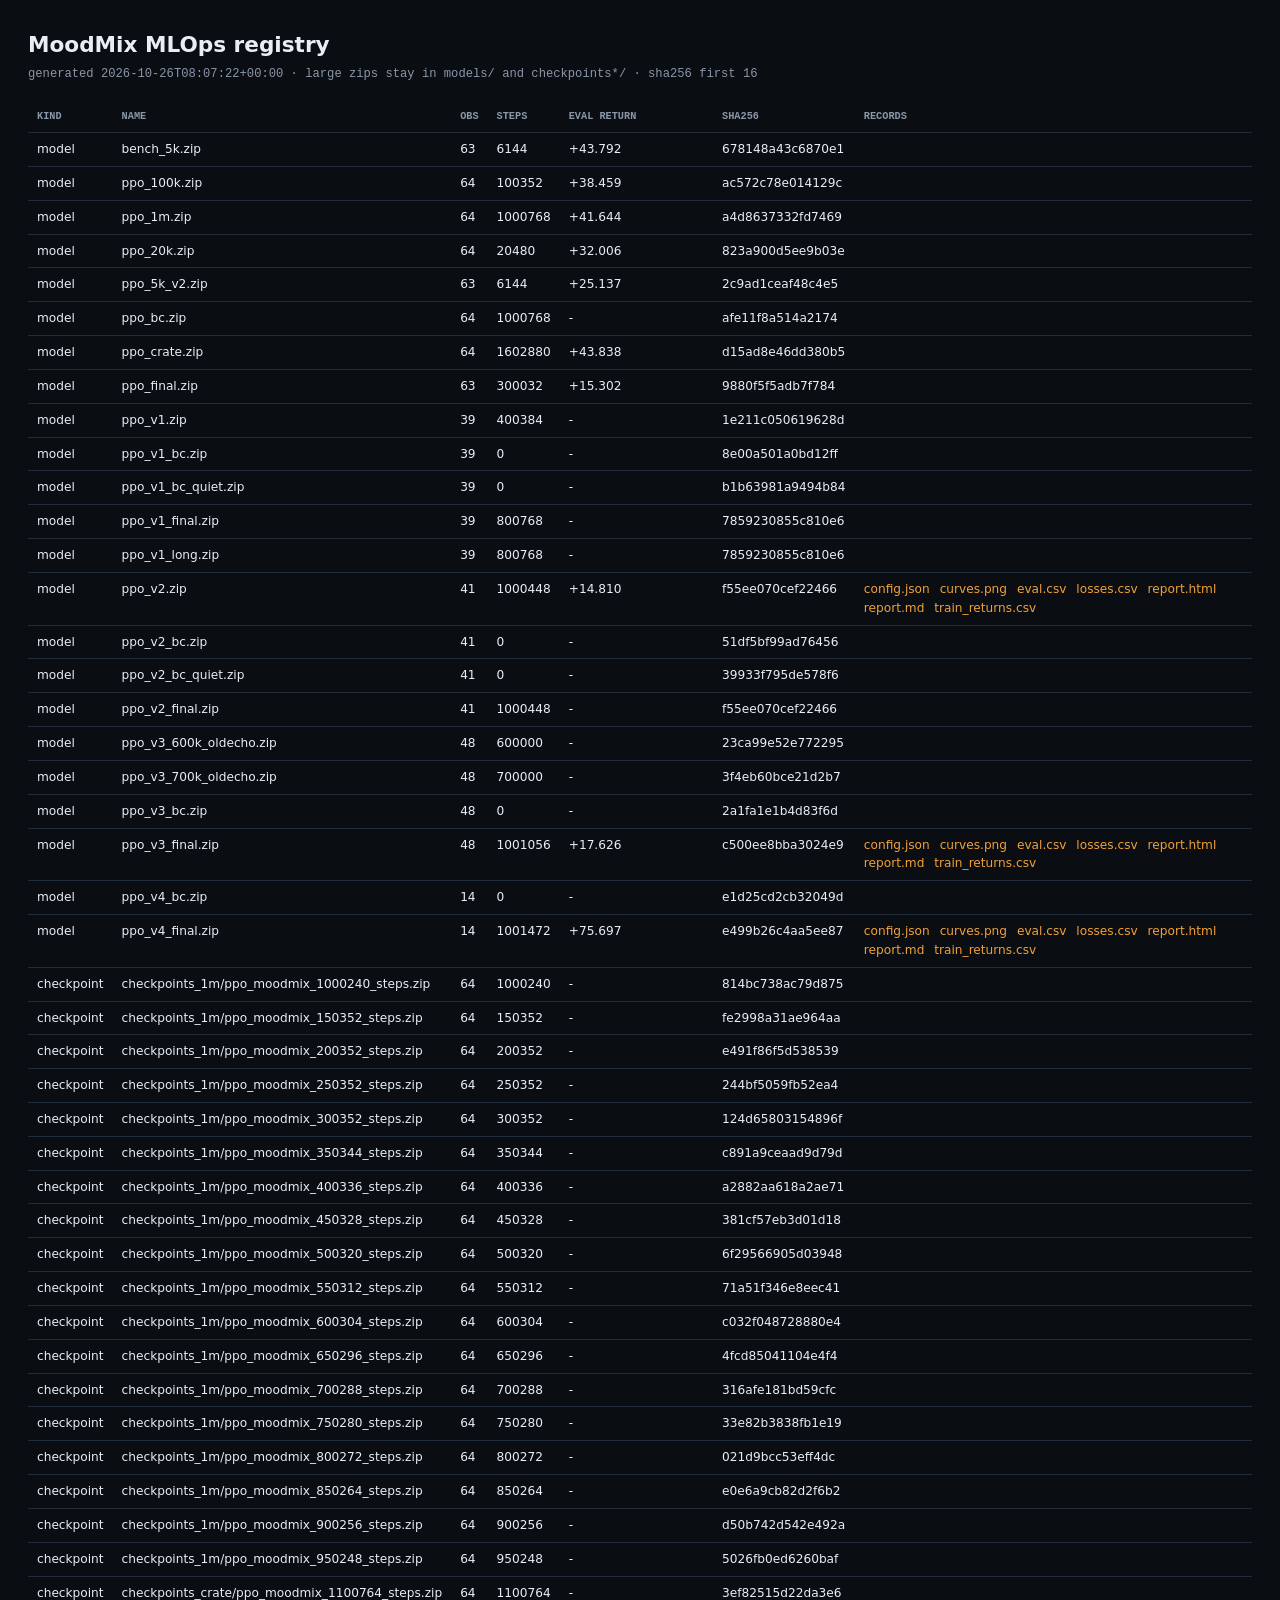
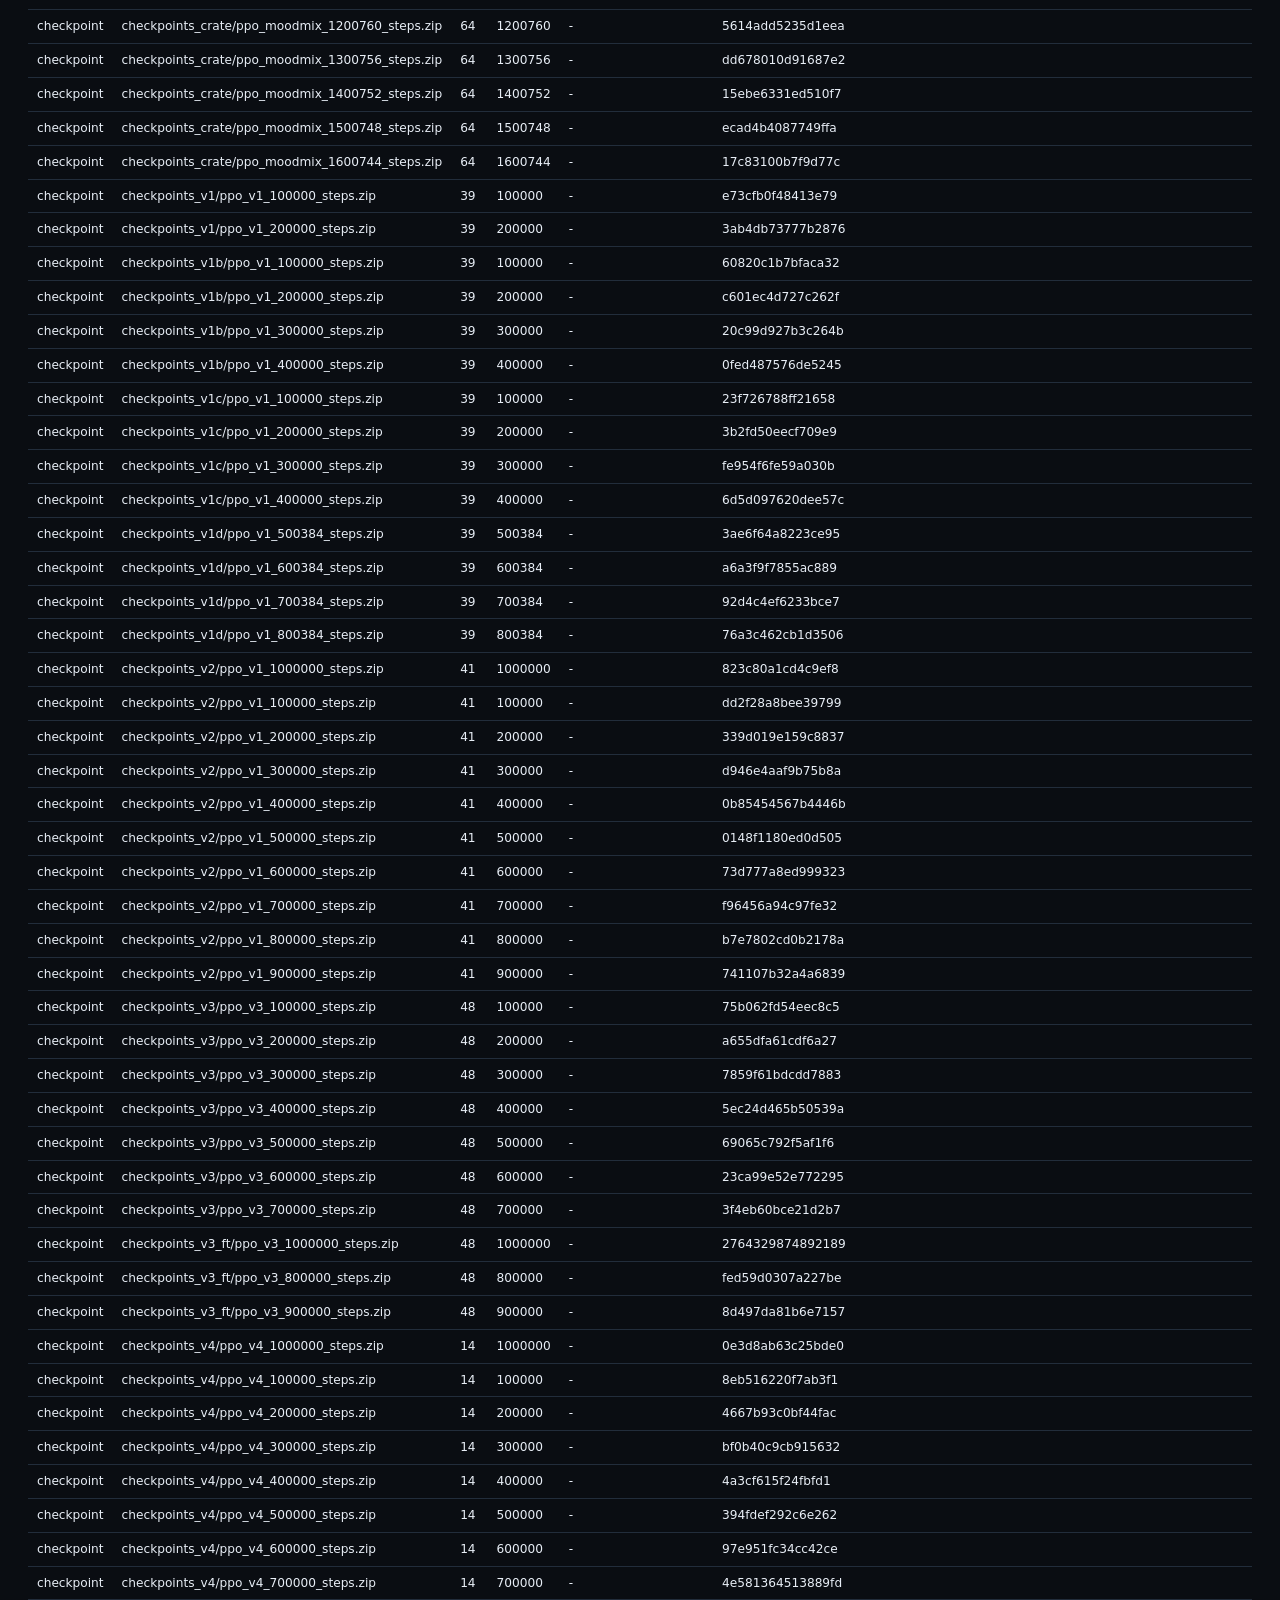
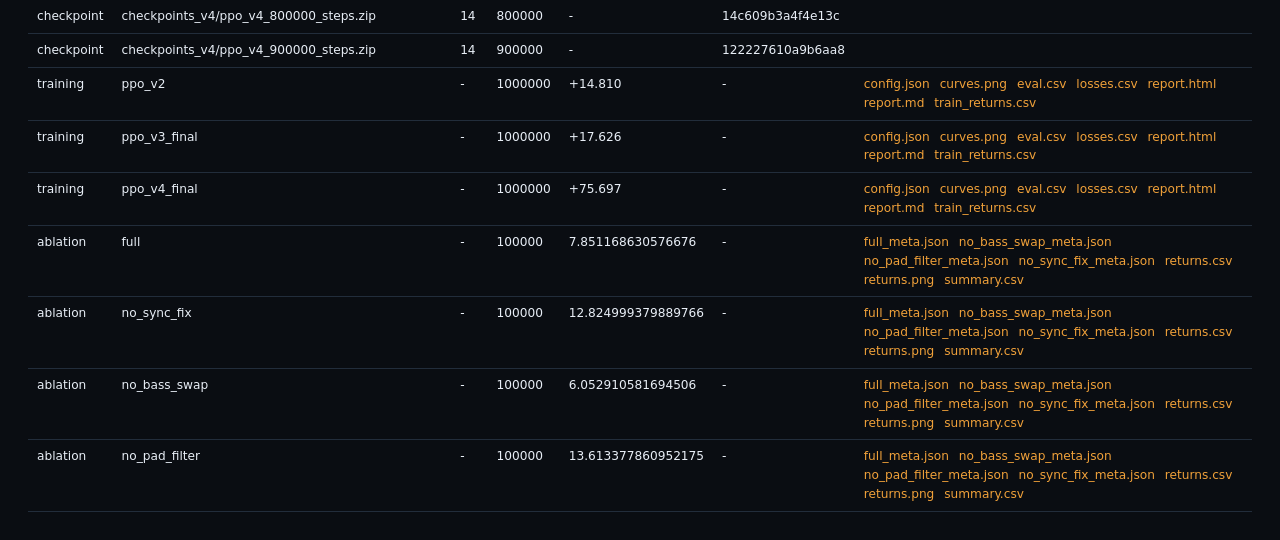
<file: mlops/index.html>
<!doctype html><html lang="en"><head><meta charset="utf-8">
<title>MoodMix MLOps registry</title>
<style>
body{background:#0a0d12;color:#e8eef6;font-family:system-ui,sans-serif;
margin:0;padding:28px;line-height:1.55}
.wrap{max-width:1400px;margin:0 auto} h1{font-size:1.35rem;margin:0 0 4px}
.sub{color:#8a97a8;font-family:ui-monospace,monospace;font-size:.76rem;
margin-bottom:18px} table{border-collapse:collapse;width:100%;font-size:.76rem}
th,td{border-bottom:1px solid #222d3b;padding:7px 9px;text-align:left;
vertical-align:top} th{font-family:ui-monospace,monospace;font-size:.64rem;
text-transform:uppercase;color:#8a97a8} a{color:#f0a13a;margin-right:6px;
text-decoration:none} a:hover{text-decoration:underline}
</style></head><body><div class="wrap">
<h1>MoodMix MLOps registry</h1>
<div class="sub">generated 2026-10-26T08:07:22+00:00 · large zips stay in models/ and checkpoints*/ · sha256 first 16</div>
<table><tr><th>kind</th><th>name</th><th>obs</th><th>steps</th>
<th>eval return</th><th>sha256</th><th>records</th></tr>
<tr><td>model</td><td>bench_5k.zip</td><td>63</td><td>6144</td><td>+43.792</td><td>678148a43c6870e1</td><td></td></tr><tr><td>model</td><td>ppo_100k.zip</td><td>64</td><td>100352</td><td>+38.459</td><td>ac572c78e014129c</td><td></td></tr><tr><td>model</td><td>ppo_1m.zip</td><td>64</td><td>1000768</td><td>+41.644</td><td>a4d8637332fd7469</td><td></td></tr><tr><td>model</td><td>ppo_20k.zip</td><td>64</td><td>20480</td><td>+32.006</td><td>823a900d5ee9b03e</td><td></td></tr><tr><td>model</td><td>ppo_5k_v2.zip</td><td>63</td><td>6144</td><td>+25.137</td><td>2c9ad1ceaf48c4e5</td><td></td></tr><tr><td>model</td><td>ppo_bc.zip</td><td>64</td><td>1000768</td><td>-</td><td>afe11f8a514a2174</td><td></td></tr><tr><td>model</td><td>ppo_crate.zip</td><td>64</td><td>1602880</td><td>+43.838</td><td>d15ad8e46dd380b5</td><td></td></tr><tr><td>model</td><td>ppo_final.zip</td><td>63</td><td>300032</td><td>+15.302</td><td>9880f5f5adb7f784</td><td></td></tr><tr><td>model</td><td>ppo_v1.zip</td><td>39</td><td>400384</td><td>-</td><td>1e211c050619628d</td><td></td></tr><tr><td>model</td><td>ppo_v1_bc.zip</td><td>39</td><td>0</td><td>-</td><td>8e00a501a0bd12ff</td><td></td></tr><tr><td>model</td><td>ppo_v1_bc_quiet.zip</td><td>39</td><td>0</td><td>-</td><td>b1b63981a9494b84</td><td></td></tr><tr><td>model</td><td>ppo_v1_final.zip</td><td>39</td><td>800768</td><td>-</td><td>7859230855c810e6</td><td></td></tr><tr><td>model</td><td>ppo_v1_long.zip</td><td>39</td><td>800768</td><td>-</td><td>7859230855c810e6</td><td></td></tr><tr><td>model</td><td>ppo_v2.zip</td><td>41</td><td>1000448</td><td>+14.810</td><td>f55ee070cef22466</td><td><a href='records/ppo_v2/config.json'>config.json</a> <a href='records/ppo_v2/curves.png'>curves.png</a> <a href='records/ppo_v2/eval.csv'>eval.csv</a> <a href='records/ppo_v2/losses.csv'>losses.csv</a> <a href='records/ppo_v2/report.html'>report.html</a> <a href='records/ppo_v2/report.md'>report.md</a> <a href='records/ppo_v2/train_returns.csv'>train_returns.csv</a> </td></tr><tr><td>model</td><td>ppo_v2_bc.zip</td><td>41</td><td>0</td><td>-</td><td>51df5bf99ad76456</td><td></td></tr><tr><td>model</td><td>ppo_v2_bc_quiet.zip</td><td>41</td><td>0</td><td>-</td><td>39933f795de578f6</td><td></td></tr><tr><td>model</td><td>ppo_v2_final.zip</td><td>41</td><td>1000448</td><td>-</td><td>f55ee070cef22466</td><td></td></tr><tr><td>model</td><td>ppo_v3_600k_oldecho.zip</td><td>48</td><td>600000</td><td>-</td><td>23ca99e52e772295</td><td></td></tr><tr><td>model</td><td>ppo_v3_700k_oldecho.zip</td><td>48</td><td>700000</td><td>-</td><td>3f4eb60bce21d2b7</td><td></td></tr><tr><td>model</td><td>ppo_v3_bc.zip</td><td>48</td><td>0</td><td>-</td><td>2a1fa1e1b4d83f6d</td><td></td></tr><tr><td>model</td><td>ppo_v3_final.zip</td><td>48</td><td>1001056</td><td>+17.626</td><td>c500ee8bba3024e9</td><td><a href='records/ppo_v3_final/config.json'>config.json</a> <a href='records/ppo_v3_final/curves.png'>curves.png</a> <a href='records/ppo_v3_final/eval.csv'>eval.csv</a> <a href='records/ppo_v3_final/losses.csv'>losses.csv</a> <a href='records/ppo_v3_final/report.html'>report.html</a> <a href='records/ppo_v3_final/report.md'>report.md</a> <a href='records/ppo_v3_final/train_returns.csv'>train_returns.csv</a> </td></tr><tr><td>model</td><td>ppo_v4_bc.zip</td><td>14</td><td>0</td><td>-</td><td>e1d25cd2cb32049d</td><td></td></tr><tr><td>model</td><td>ppo_v4_final.zip</td><td>14</td><td>1001472</td><td>+75.697</td><td>e499b26c4aa5ee87</td><td><a href='records/ppo_v4_final/config.json'>config.json</a> <a href='records/ppo_v4_final/curves.png'>curves.png</a> <a href='records/ppo_v4_final/eval.csv'>eval.csv</a> <a href='records/ppo_v4_final/losses.csv'>losses.csv</a> <a href='records/ppo_v4_final/report.html'>report.html</a> <a href='records/ppo_v4_final/report.md'>report.md</a> <a href='records/ppo_v4_final/train_returns.csv'>train_returns.csv</a> </td></tr><tr><td>checkpoint</td><td>checkpoints_1m/ppo_moodmix_1000240_steps.zip</td><td>64</td><td>1000240</td><td>-</td><td>814bc738ac79d875</td><td></td></tr><tr><td>checkpoint</td><td>checkpoints_1m/ppo_moodmix_150352_steps.zip</td><td>64</td><td>150352</td><td>-</td><td>fe2998a31ae964aa</td><td></td></tr><tr><td>checkpoint</td><td>checkpoints_1m/ppo_moodmix_200352_steps.zip</td><td>64</td><td>200352</td><td>-</td><td>e491f86f5d538539</td><td></td></tr><tr><td>checkpoint</td><td>checkpoints_1m/ppo_moodmix_250352_steps.zip</td><td>64</td><td>250352</td><td>-</td><td>244bf5059fb52ea4</td><td></td></tr><tr><td>checkpoint</td><td>checkpoints_1m/ppo_moodmix_300352_steps.zip</td><td>64</td><td>300352</td><td>-</td><td>124d65803154896f</td><td></td></tr><tr><td>checkpoint</td><td>checkpoints_1m/ppo_moodmix_350344_steps.zip</td><td>64</td><td>350344</td><td>-</td><td>c891a9ceaad9d79d</td><td></td></tr><tr><td>checkpoint</td><td>checkpoints_1m/ppo_moodmix_400336_steps.zip</td><td>64</td><td>400336</td><td>-</td><td>a2882aa618a2ae71</td><td></td></tr><tr><td>checkpoint</td><td>checkpoints_1m/ppo_moodmix_450328_steps.zip</td><td>64</td><td>450328</td><td>-</td><td>381cf57eb3d01d18</td><td></td></tr><tr><td>checkpoint</td><td>checkpoints_1m/ppo_moodmix_500320_steps.zip</td><td>64</td><td>500320</td><td>-</td><td>6f29566905d03948</td><td></td></tr><tr><td>checkpoint</td><td>checkpoints_1m/ppo_moodmix_550312_steps.zip</td><td>64</td><td>550312</td><td>-</td><td>71a51f346e8eec41</td><td></td></tr><tr><td>checkpoint</td><td>checkpoints_1m/ppo_moodmix_600304_steps.zip</td><td>64</td><td>600304</td><td>-</td><td>c032f048728880e4</td><td></td></tr><tr><td>checkpoint</td><td>checkpoints_1m/ppo_moodmix_650296_steps.zip</td><td>64</td><td>650296</td><td>-</td><td>4fcd85041104e4f4</td><td></td></tr><tr><td>checkpoint</td><td>checkpoints_1m/ppo_moodmix_700288_steps.zip</td><td>64</td><td>700288</td><td>-</td><td>316afe181bd59cfc</td><td></td></tr><tr><td>checkpoint</td><td>checkpoints_1m/ppo_moodmix_750280_steps.zip</td><td>64</td><td>750280</td><td>-</td><td>33e82b3838fb1e19</td><td></td></tr><tr><td>checkpoint</td><td>checkpoints_1m/ppo_moodmix_800272_steps.zip</td><td>64</td><td>800272</td><td>-</td><td>021d9bcc53eff4dc</td><td></td></tr><tr><td>checkpoint</td><td>checkpoints_1m/ppo_moodmix_850264_steps.zip</td><td>64</td><td>850264</td><td>-</td><td>e0e6a9cb82d2f6b2</td><td></td></tr><tr><td>checkpoint</td><td>checkpoints_1m/ppo_moodmix_900256_steps.zip</td><td>64</td><td>900256</td><td>-</td><td>d50b742d542e492a</td><td></td></tr><tr><td>checkpoint</td><td>checkpoints_1m/ppo_moodmix_950248_steps.zip</td><td>64</td><td>950248</td><td>-</td><td>5026fb0ed6260baf</td><td></td></tr><tr><td>checkpoint</td><td>checkpoints_crate/ppo_moodmix_1100764_steps.zip</td><td>64</td><td>1100764</td><td>-</td><td>3ef82515d22da3e6</td><td></td></tr><tr><td>checkpoint</td><td>checkpoints_crate/ppo_moodmix_1200760_steps.zip</td><td>64</td><td>1200760</td><td>-</td><td>5614add5235d1eea</td><td></td></tr><tr><td>checkpoint</td><td>checkpoints_crate/ppo_moodmix_1300756_steps.zip</td><td>64</td><td>1300756</td><td>-</td><td>dd678010d91687e2</td><td></td></tr><tr><td>checkpoint</td><td>checkpoints_crate/ppo_moodmix_1400752_steps.zip</td><td>64</td><td>1400752</td><td>-</td><td>15ebe6331ed510f7</td><td></td></tr><tr><td>checkpoint</td><td>checkpoints_crate/ppo_moodmix_1500748_steps.zip</td><td>64</td><td>1500748</td><td>-</td><td>ecad4b4087749ffa</td><td></td></tr><tr><td>checkpoint</td><td>checkpoints_crate/ppo_moodmix_1600744_steps.zip</td><td>64</td><td>1600744</td><td>-</td><td>17c83100b7f9d77c</td><td></td></tr><tr><td>checkpoint</td><td>checkpoints_v1/ppo_v1_100000_steps.zip</td><td>39</td><td>100000</td><td>-</td><td>e73cfb0f48413e79</td><td></td></tr><tr><td>checkpoint</td><td>checkpoints_v1/ppo_v1_200000_steps.zip</td><td>39</td><td>200000</td><td>-</td><td>3ab4db73777b2876</td><td></td></tr><tr><td>checkpoint</td><td>checkpoints_v1b/ppo_v1_100000_steps.zip</td><td>39</td><td>100000</td><td>-</td><td>60820c1b7bfaca32</td><td></td></tr><tr><td>checkpoint</td><td>checkpoints_v1b/ppo_v1_200000_steps.zip</td><td>39</td><td>200000</td><td>-</td><td>c601ec4d727c262f</td><td></td></tr><tr><td>checkpoint</td><td>checkpoints_v1b/ppo_v1_300000_steps.zip</td><td>39</td><td>300000</td><td>-</td><td>20c99d927b3c264b</td><td></td></tr><tr><td>checkpoint</td><td>checkpoints_v1b/ppo_v1_400000_steps.zip</td><td>39</td><td>400000</td><td>-</td><td>0fed487576de5245</td><td></td></tr><tr><td>checkpoint</td><td>checkpoints_v1c/ppo_v1_100000_steps.zip</td><td>39</td><td>100000</td><td>-</td><td>23f726788ff21658</td><td></td></tr><tr><td>checkpoint</td><td>checkpoints_v1c/ppo_v1_200000_steps.zip</td><td>39</td><td>200000</td><td>-</td><td>3b2fd50eecf709e9</td><td></td></tr><tr><td>checkpoint</td><td>checkpoints_v1c/ppo_v1_300000_steps.zip</td><td>39</td><td>300000</td><td>-</td><td>fe954f6fe59a030b</td><td></td></tr><tr><td>checkpoint</td><td>checkpoints_v1c/ppo_v1_400000_steps.zip</td><td>39</td><td>400000</td><td>-</td><td>6d5d097620dee57c</td><td></td></tr><tr><td>checkpoint</td><td>checkpoints_v1d/ppo_v1_500384_steps.zip</td><td>39</td><td>500384</td><td>-</td><td>3ae6f64a8223ce95</td><td></td></tr><tr><td>checkpoint</td><td>checkpoints_v1d/ppo_v1_600384_steps.zip</td><td>39</td><td>600384</td><td>-</td><td>a6a3f9f7855ac889</td><td></td></tr><tr><td>checkpoint</td><td>checkpoints_v1d/ppo_v1_700384_steps.zip</td><td>39</td><td>700384</td><td>-</td><td>92d4c4ef6233bce7</td><td></td></tr><tr><td>checkpoint</td><td>checkpoints_v1d/ppo_v1_800384_steps.zip</td><td>39</td><td>800384</td><td>-</td><td>76a3c462cb1d3506</td><td></td></tr><tr><td>checkpoint</td><td>checkpoints_v2/ppo_v1_1000000_steps.zip</td><td>41</td><td>1000000</td><td>-</td><td>823c80a1cd4c9ef8</td><td></td></tr><tr><td>checkpoint</td><td>checkpoints_v2/ppo_v1_100000_steps.zip</td><td>41</td><td>100000</td><td>-</td><td>dd2f28a8bee39799</td><td></td></tr><tr><td>checkpoint</td><td>checkpoints_v2/ppo_v1_200000_steps.zip</td><td>41</td><td>200000</td><td>-</td><td>339d019e159c8837</td><td></td></tr><tr><td>checkpoint</td><td>checkpoints_v2/ppo_v1_300000_steps.zip</td><td>41</td><td>300000</td><td>-</td><td>d946e4aaf9b75b8a</td><td></td></tr><tr><td>checkpoint</td><td>checkpoints_v2/ppo_v1_400000_steps.zip</td><td>41</td><td>400000</td><td>-</td><td>0b85454567b4446b</td><td></td></tr><tr><td>checkpoint</td><td>checkpoints_v2/ppo_v1_500000_steps.zip</td><td>41</td><td>500000</td><td>-</td><td>0148f1180ed0d505</td><td></td></tr><tr><td>checkpoint</td><td>checkpoints_v2/ppo_v1_600000_steps.zip</td><td>41</td><td>600000</td><td>-</td><td>73d777a8ed999323</td><td></td></tr><tr><td>checkpoint</td><td>checkpoints_v2/ppo_v1_700000_steps.zip</td><td>41</td><td>700000</td><td>-</td><td>f96456a94c97fe32</td><td></td></tr><tr><td>checkpoint</td><td>checkpoints_v2/ppo_v1_800000_steps.zip</td><td>41</td><td>800000</td><td>-</td><td>b7e7802cd0b2178a</td><td></td></tr><tr><td>checkpoint</td><td>checkpoints_v2/ppo_v1_900000_steps.zip</td><td>41</td><td>900000</td><td>-</td><td>741107b32a4a6839</td><td></td></tr><tr><td>checkpoint</td><td>checkpoints_v3/ppo_v3_100000_steps.zip</td><td>48</td><td>100000</td><td>-</td><td>75b062fd54eec8c5</td><td></td></tr><tr><td>checkpoint</td><td>checkpoints_v3/ppo_v3_200000_steps.zip</td><td>48</td><td>200000</td><td>-</td><td>a655dfa61cdf6a27</td><td></td></tr><tr><td>checkpoint</td><td>checkpoints_v3/ppo_v3_300000_steps.zip</td><td>48</td><td>300000</td><td>-</td><td>7859f61bdcdd7883</td><td></td></tr><tr><td>checkpoint</td><td>checkpoints_v3/ppo_v3_400000_steps.zip</td><td>48</td><td>400000</td><td>-</td><td>5ec24d465b50539a</td><td></td></tr><tr><td>checkpoint</td><td>checkpoints_v3/ppo_v3_500000_steps.zip</td><td>48</td><td>500000</td><td>-</td><td>69065c792f5af1f6</td><td></td></tr><tr><td>checkpoint</td><td>checkpoints_v3/ppo_v3_600000_steps.zip</td><td>48</td><td>600000</td><td>-</td><td>23ca99e52e772295</td><td></td></tr><tr><td>checkpoint</td><td>checkpoints_v3/ppo_v3_700000_steps.zip</td><td>48</td><td>700000</td><td>-</td><td>3f4eb60bce21d2b7</td><td></td></tr><tr><td>checkpoint</td><td>checkpoints_v3_ft/ppo_v3_1000000_steps.zip</td><td>48</td><td>1000000</td><td>-</td><td>2764329874892189</td><td></td></tr><tr><td>checkpoint</td><td>checkpoints_v3_ft/ppo_v3_800000_steps.zip</td><td>48</td><td>800000</td><td>-</td><td>fed59d0307a227be</td><td></td></tr><tr><td>checkpoint</td><td>checkpoints_v3_ft/ppo_v3_900000_steps.zip</td><td>48</td><td>900000</td><td>-</td><td>8d497da81b6e7157</td><td></td></tr><tr><td>checkpoint</td><td>checkpoints_v4/ppo_v4_1000000_steps.zip</td><td>14</td><td>1000000</td><td>-</td><td>0e3d8ab63c25bde0</td><td></td></tr><tr><td>checkpoint</td><td>checkpoints_v4/ppo_v4_100000_steps.zip</td><td>14</td><td>100000</td><td>-</td><td>8eb516220f7ab3f1</td><td></td></tr><tr><td>checkpoint</td><td>checkpoints_v4/ppo_v4_200000_steps.zip</td><td>14</td><td>200000</td><td>-</td><td>4667b93c0bf44fac</td><td></td></tr><tr><td>checkpoint</td><td>checkpoints_v4/ppo_v4_300000_steps.zip</td><td>14</td><td>300000</td><td>-</td><td>bf0b40c9cb915632</td><td></td></tr><tr><td>checkpoint</td><td>checkpoints_v4/ppo_v4_400000_steps.zip</td><td>14</td><td>400000</td><td>-</td><td>4a3cf615f24fbfd1</td><td></td></tr><tr><td>checkpoint</td><td>checkpoints_v4/ppo_v4_500000_steps.zip</td><td>14</td><td>500000</td><td>-</td><td>394fdef292c6e262</td><td></td></tr><tr><td>checkpoint</td><td>checkpoints_v4/ppo_v4_600000_steps.zip</td><td>14</td><td>600000</td><td>-</td><td>97e951fc34cc42ce</td><td></td></tr><tr><td>checkpoint</td><td>checkpoints_v4/ppo_v4_700000_steps.zip</td><td>14</td><td>700000</td><td>-</td><td>4e581364513889fd</td><td></td></tr><tr><td>checkpoint</td><td>checkpoints_v4/ppo_v4_800000_steps.zip</td><td>14</td><td>800000</td><td>-</td><td>14c609b3a4f4e13c</td><td></td></tr><tr><td>checkpoint</td><td>checkpoints_v4/ppo_v4_900000_steps.zip</td><td>14</td><td>900000</td><td>-</td><td>122227610a9b6aa8</td><td></td></tr><tr><td>training</td><td>ppo_v2</td><td>-</td><td>1000000</td><td>+14.810</td><td>-</td><td><a href='records/ppo_v2/config.json'>config.json</a> <a href='records/ppo_v2/curves.png'>curves.png</a> <a href='records/ppo_v2/eval.csv'>eval.csv</a> <a href='records/ppo_v2/losses.csv'>losses.csv</a> <a href='records/ppo_v2/report.html'>report.html</a> <a href='records/ppo_v2/report.md'>report.md</a> <a href='records/ppo_v2/train_returns.csv'>train_returns.csv</a> </td></tr><tr><td>training</td><td>ppo_v3_final</td><td>-</td><td>1000000</td><td>+17.626</td><td>-</td><td><a href='records/ppo_v3_final/config.json'>config.json</a> <a href='records/ppo_v3_final/curves.png'>curves.png</a> <a href='records/ppo_v3_final/eval.csv'>eval.csv</a> <a href='records/ppo_v3_final/losses.csv'>losses.csv</a> <a href='records/ppo_v3_final/report.html'>report.html</a> <a href='records/ppo_v3_final/report.md'>report.md</a> <a href='records/ppo_v3_final/train_returns.csv'>train_returns.csv</a> </td></tr><tr><td>training</td><td>ppo_v4_final</td><td>-</td><td>1000000</td><td>+75.697</td><td>-</td><td><a href='records/ppo_v4_final/config.json'>config.json</a> <a href='records/ppo_v4_final/curves.png'>curves.png</a> <a href='records/ppo_v4_final/eval.csv'>eval.csv</a> <a href='records/ppo_v4_final/losses.csv'>losses.csv</a> <a href='records/ppo_v4_final/report.html'>report.html</a> <a href='records/ppo_v4_final/report.md'>report.md</a> <a href='records/ppo_v4_final/train_returns.csv'>train_returns.csv</a> </td></tr><tr><td>ablation</td><td>full</td><td>-</td><td>100000</td><td>7.851168630576676</td><td>-</td><td><a href='records/ablation/full_meta.json'>full_meta.json</a> <a href='records/ablation/no_bass_swap_meta.json'>no_bass_swap_meta.json</a> <a href='records/ablation/no_pad_filter_meta.json'>no_pad_filter_meta.json</a> <a href='records/ablation/no_sync_fix_meta.json'>no_sync_fix_meta.json</a> <a href='records/ablation/returns.csv'>returns.csv</a> <a href='records/ablation/returns.png'>returns.png</a> <a href='records/ablation/summary.csv'>summary.csv</a> </td></tr><tr><td>ablation</td><td>no_sync_fix</td><td>-</td><td>100000</td><td>12.824999379889766</td><td>-</td><td><a href='records/ablation/full_meta.json'>full_meta.json</a> <a href='records/ablation/no_bass_swap_meta.json'>no_bass_swap_meta.json</a> <a href='records/ablation/no_pad_filter_meta.json'>no_pad_filter_meta.json</a> <a href='records/ablation/no_sync_fix_meta.json'>no_sync_fix_meta.json</a> <a href='records/ablation/returns.csv'>returns.csv</a> <a href='records/ablation/returns.png'>returns.png</a> <a href='records/ablation/summary.csv'>summary.csv</a> </td></tr><tr><td>ablation</td><td>no_bass_swap</td><td>-</td><td>100000</td><td>6.052910581694506</td><td>-</td><td><a href='records/ablation/full_meta.json'>full_meta.json</a> <a href='records/ablation/no_bass_swap_meta.json'>no_bass_swap_meta.json</a> <a href='records/ablation/no_pad_filter_meta.json'>no_pad_filter_meta.json</a> <a href='records/ablation/no_sync_fix_meta.json'>no_sync_fix_meta.json</a> <a href='records/ablation/returns.csv'>returns.csv</a> <a href='records/ablation/returns.png'>returns.png</a> <a href='records/ablation/summary.csv'>summary.csv</a> </td></tr><tr><td>ablation</td><td>no_pad_filter</td><td>-</td><td>100000</td><td>13.613377860952175</td><td>-</td><td><a href='records/ablation/full_meta.json'>full_meta.json</a> <a href='records/ablation/no_bass_swap_meta.json'>no_bass_swap_meta.json</a> <a href='records/ablation/no_pad_filter_meta.json'>no_pad_filter_meta.json</a> <a href='records/ablation/no_sync_fix_meta.json'>no_sync_fix_meta.json</a> <a href='records/ablation/returns.csv'>returns.csv</a> <a href='records/ablation/returns.png'>returns.png</a> <a href='records/ablation/summary.csv'>summary.csv</a> </td></tr>
</table></div></body></html>
</file>
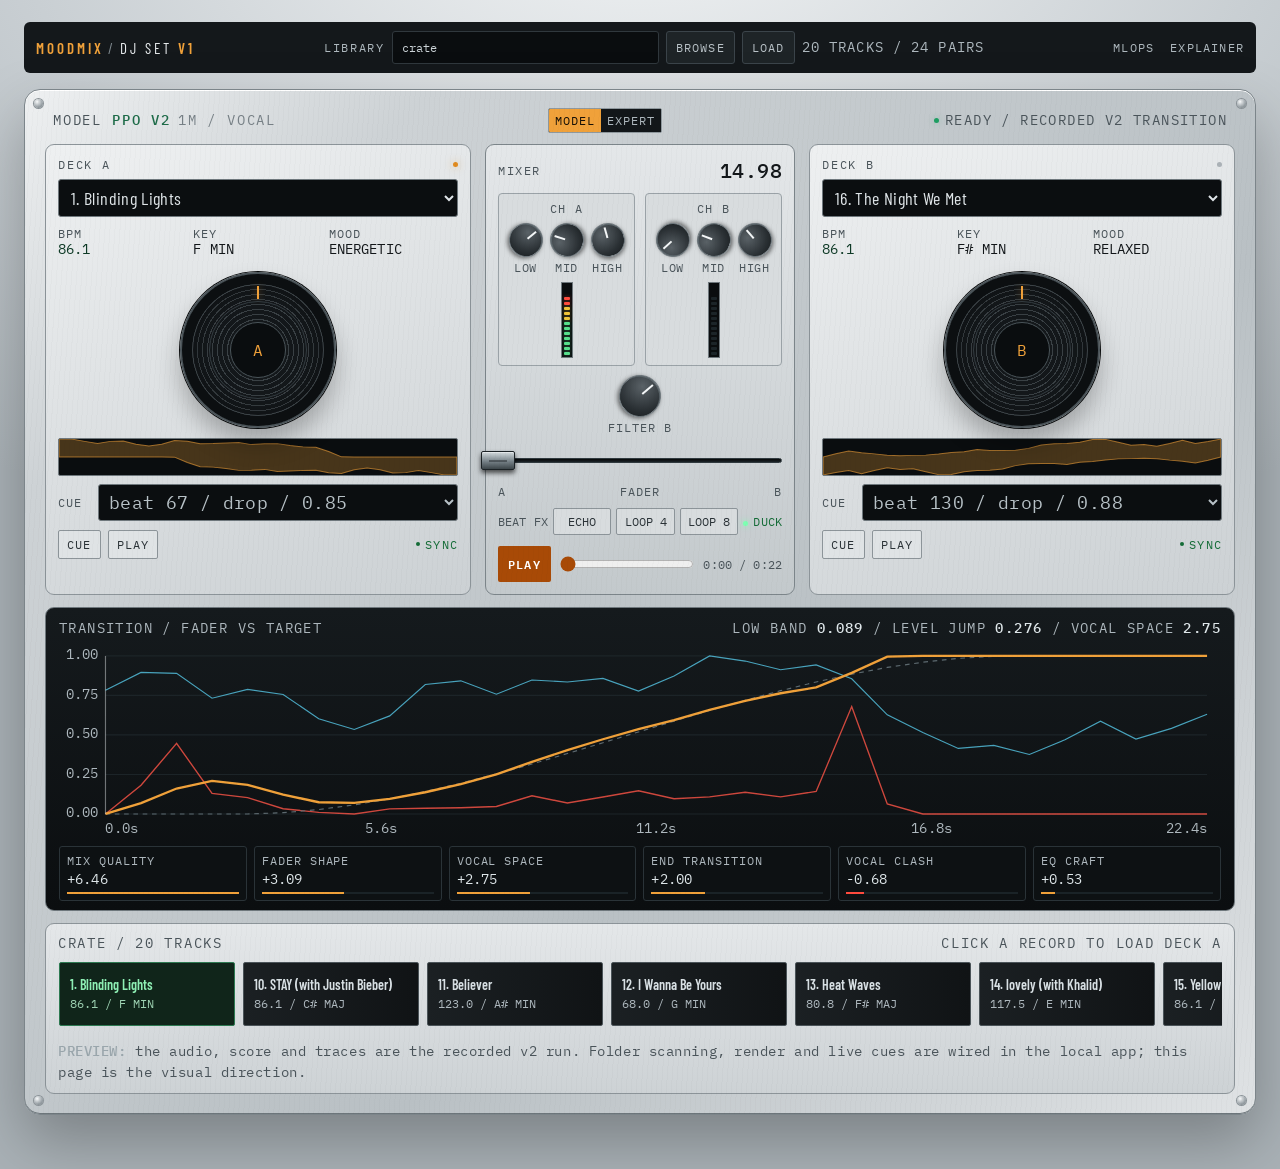
<file: design-demos/dir-1.html>
<!doctype html>
<html lang="en">
<head>
<meta charset="utf-8">
<meta name="viewport" content="width=device-width, initial-scale=1">
<title>MoodMix - Hardware Instrument</title>
<link rel="preconnect" href="https://fonts.googleapis.com">
<link rel="preconnect" href="https://fonts.gstatic.com" crossorigin>
<link href="https://fonts.googleapis.com/css2?family=Barlow+Condensed:wght@400;500;600;700&family=IBM+Plex+Mono:wght@400;500;600&display=swap" rel="stylesheet">
<style>
  :root{
    --room:#070809; --metal:#1b2024; --metal-2:#111517; --line:#30383d;
    --line-2:#22292d; --ink:#e9edef; --muted:#859096; --alum:#aeb7bc;
    --amber:#f0a13a; --amber-2:#ffbd63; --red:#ff4b3e; --led:#7dffb2;
    --lcd:#c9ffdd; --cond:"Barlow Condensed",sans-serif;
    --mono:"IBM Plex Mono",monospace;
  }
  *{box-sizing:border-box}
  html,body{margin:0}
  body{background:
      radial-gradient(90% 60% at 50% -10%,#20272c 0%,#0b0e10 52%,#060708 100%);
    color:var(--ink);font-family:var(--cond);min-height:100vh;letter-spacing:.01em}
  .booth{max-width:1400px;margin:0 auto;padding:22px 24px 54px}
  .top{display:grid;grid-template-columns:auto 1fr auto;gap:20px;align-items:center;
    border-bottom:1px solid #1d2428;padding-bottom:13px;margin-bottom:16px}
  .brand{font-size:15px;letter-spacing:.2em;text-transform:uppercase;white-space:nowrap}
  .brand b{font-weight:600;color:var(--amber)}
  .brand em{font-style:normal;color:#5b666c;margin:0 4px}
  .library{display:flex;align-items:center;gap:7px;justify-self:center;width:100%;
    max-width:660px}
  .library .tag{font-family:var(--mono);font-size:8px;letter-spacing:.14em;
    color:var(--muted);text-transform:uppercase;white-space:nowrap}
  .library input{flex:1;min-width:0;background:#0a0d0f;border:1px solid var(--line);
    color:#b7c0c5;font-family:var(--mono);font-size:9px;padding:8px 9px;border-radius:3px}
  .library button{background:#171d21;border:1px solid var(--line);color:#b7c0c5;
    font-family:var(--mono);font-size:8px;letter-spacing:.1em;padding:8px 9px;
    border-radius:3px;cursor:pointer;text-transform:uppercase}
  .library button:hover{border-color:var(--amber);color:var(--amber)}
  .library .count{font-family:var(--mono);font-size:8px;color:var(--muted);
    letter-spacing:.08em;white-space:nowrap}
  .links{display:flex;gap:16px;font-family:var(--mono);font-size:8px;
    letter-spacing:.1em;text-transform:uppercase}
  .links a{color:var(--muted);text-decoration:none}
  .links a:hover{color:var(--amber)}

  .console{position:relative;border:1px solid #353e43;border-radius:16px;
    padding:18px 20px 20px;background:
      linear-gradient(135deg,#2a3136 0%,#171c20 17%,#111518 62%,#1d2327 100%);
    box-shadow:0 1px 0 #4b565c inset,0 -1px 0 #000 inset,0 26px 70px #000b}
  .console:after{content:"";position:absolute;inset:0;border-radius:16px;
    pointer-events:none;background:repeating-linear-gradient(94deg,#fff0 0 4px,#fff006 4px 5px);
    opacity:.18;mix-blend-mode:overlay}
  .screw{position:absolute;width:9px;height:9px;border-radius:50%;
    background:radial-gradient(circle at 35% 30%,#6f7a80,#252c30 60%,#111);
    box-shadow:0 0 0 1px #0b0e10}
  .screw.tl{left:9px;top:9px}.screw.tr{right:9px;top:9px}
  .screw.bl{left:9px;bottom:9px}.screw.br{right:9px;bottom:9px}
  .console-head{display:flex;justify-content:space-between;align-items:center;
    padding:0 8px 11px}
  .model{font-family:var(--mono);font-size:8px;letter-spacing:.13em;color:var(--muted);
    text-transform:uppercase}
  .model b{color:var(--lcd);font-weight:500}
  .model span{color:#596267;margin-left:7px}
  .status{font-family:var(--mono);font-size:8px;letter-spacing:.1em;color:var(--muted);
    display:flex;align-items:center;gap:6px;text-transform:uppercase}
  .status i{width:5px;height:5px;border-radius:50%;background:var(--led);
    box-shadow:0 0 7px var(--led)}

  .deck-grid{display:grid;grid-template-columns:minmax(0,1fr) 310px minmax(0,1fr);
    gap:14px;align-items:stretch}
  .deck{border:1px solid var(--line);border-radius:9px;padding:12px;
    background:linear-gradient(160deg,#14191c,#0c0f11);position:relative}
  .deck-head{display:flex;justify-content:space-between;align-items:center;
    font-family:var(--mono);font-size:8px;letter-spacing:.15em;color:var(--muted)}
  .deck-head .led{width:5px;height:5px;border-radius:50%;background:#354046}
  .deck.active .deck-head .led{background:var(--amber);box-shadow:0 0 8px var(--amber)}
  .deck select{width:100%;margin-top:7px;background:#090c0e;border:1px solid #2a3338;
    color:#dfe5e8;font-family:var(--cond);font-size:16px;letter-spacing:.02em;
    padding:6px 8px;border-radius:3px;outline:none}
  .deck select:focus{border-color:var(--amber)}
  .readout{display:grid;grid-template-columns:1fr 1fr 1fr;gap:6px;margin:9px 0 6px}
  .readout .k{font-family:var(--mono);font-size:6.5px;letter-spacing:.08em;
    color:#6d797f;text-transform:uppercase}
  .readout .v{font-family:var(--mono);font-size:11px;color:#cfd7db;line-height:1.2}
  .readout .v.lcd{color:var(--lcd)}
  .platter{position:relative;height:172px;display:flex;align-items:center;justify-content:center}
  .jog{width:156px;height:156px;border-radius:50%;position:relative;
    background:repeating-radial-gradient(circle at 50% 50%,#2a3135 0 1px,#14181b 1px 5px);
    border:2px solid #3c464b;box-shadow:inset 0 0 0 10px #0c0f11,0 0 0 1px #080a0b,
      inset 0 0 34px #000a,0 15px 25px #0007}
  .jog:before{content:"";position:absolute;inset:10px;border-radius:50%;
    border:1px solid #464f54;opacity:.6}
  .jog:after{content:"";position:absolute;inset:27px;border-radius:50%;
    border:1px solid #343d42}
  .jog .label{position:absolute;left:50%;top:50%;width:56px;height:56px;
    transform:translate(-50%,-50%);border-radius:50%;background:#0a0d0f;
    border:1px solid #4b555a;display:flex;align-items:center;justify-content:center;
    font-family:var(--mono);font-size:13px;color:var(--amber);letter-spacing:.04em}
  .jog .marker{position:absolute;left:50%;top:12px;width:2px;height:13px;
    background:var(--amber);transform:translateX(-50%);box-shadow:0 0 7px #f0a13a66}
  .deck.playing .jog{animation:spin 11s linear infinite}
  @keyframes spin{to{transform:rotate(360deg)}}
  .mini-wave{width:100%;height:38px;display:block;background:#070a0b;
    border:1px solid #222b30;border-radius:2px;margin:2px 0 8px}
  .mini-wave path{fill:#f0a13a44;stroke:#f0a13a99;stroke-width:1}
  .cue-row{display:grid;grid-template-columns:34px 1fr;align-items:center;gap:6px}
  .cue-row .tag{font-family:var(--mono);font-size:6.5px;letter-spacing:.1em;
    color:#6d797f;text-transform:uppercase}
  .cue-row select{width:100%;margin:0;font-family:var(--mono);font-size:8px;
    background:#080b0c;color:#9fa9ae;padding:5px 6px;border-color:#232b30}
  .deck-foot{display:flex;align-items:center;gap:7px;margin-top:9px}
  .deck-foot button{background:#1a2024;border:1px solid #333d42;color:#9fa9ae;
    font-family:var(--mono);font-size:7px;letter-spacing:.1em;padding:6px 8px;
    border-radius:2px;cursor:pointer;text-transform:uppercase}
  .deck-foot button:hover{border-color:var(--amber);color:var(--amber)}
  .deck-foot .sync{margin-left:auto;font-family:var(--mono);font-size:7px;
    letter-spacing:.1em;color:var(--led);display:flex;align-items:center;gap:5px}
  .deck-foot .sync:before{content:"";width:4px;height:4px;border-radius:50%;
    background:var(--led);box-shadow:0 0 6px var(--led)}

  .mixer{border:1px solid #384147;border-radius:9px;padding:12px;
    background:linear-gradient(180deg,#151a1e,#0a0d0f);
    display:flex;flex-direction:column;gap:9px;position:relative}
  .mixer-head{display:flex;justify-content:space-between;align-items:center;
    font-family:var(--mono);font-size:7px;letter-spacing:.13em;color:#758086;
    text-transform:uppercase}
  .mixer-head b{font-family:var(--mono);font-size:15px;color:var(--lcd);
    letter-spacing:.02em;font-weight:500}
  .channels{display:grid;grid-template-columns:1fr 1fr;gap:10px}
  .channel{border:1px solid #252e33;border-radius:4px;padding:7px;
    background:#0c1012;display:flex;flex-direction:column;gap:7px;align-items:center}
  .ch-name{font-family:var(--mono);font-size:7px;color:#7b868c;letter-spacing:.1em}
  .knobs{display:flex;gap:7px}
  .knob{width:34px;height:34px;border-radius:50%;position:relative;
    background:conic-gradient(from 220deg,#3d474c 0deg,#252d31 220deg,#3d474c 360deg);
    border:1px solid #4b555a;box-shadow:0 2px 4px #0008,inset 0 1px 0 #5d686e}
  .knob:after{content:"";position:absolute;left:50%;top:3px;width:2px;height:11px;
    background:#dfe7ea;transform:translateX(-50%) rotate(0deg);transform-origin:50% 14px}
  .knob-label{font-family:var(--mono);font-size:5.5px;color:#69757b;margin-top:2px;
    letter-spacing:.08em}
  .eq-block{display:flex;flex-direction:column;align-items:center;gap:1px}
  .vu{width:12px;height:76px;background:#06090a;border:1px solid #242d31;
    padding:2px;display:flex;flex-direction:column-reverse;gap:2px}
  .vu i{height:3px;background:#1b2428;border-radius:1px}
  .vu i.on{background:#57e08c;box-shadow:0 0 4px #57e08c66}
  .vu i.on.warn{background:#f0c53a;box-shadow:0 0 4px #f0c53a66}
  .vu i.on.hot{background:#ff4b3e;box-shadow:0 0 4px #ff4b3e66}
  .filter{display:flex;flex-direction:column;align-items:center;gap:1px}
  .filter .knob{width:42px;height:42px}
  .filter .knob:after{height:14px;transform-origin:50% 17px}
  .cross{position:relative;height:29px;display:flex;align-items:center;margin-top:2px}
  .cross .rail{position:absolute;left:0;right:0;height:5px;border-radius:4px;
    background:linear-gradient(#060809,#1c2428);border:1px solid #303a3f}
  .cross .cap{position:absolute;left:0;top:5px;width:34px;height:19px;
    transform:translateX(-50%);border-radius:2px;
    background:linear-gradient(#d4dbde,#778288 55%,#3c4549);
    border:1px solid #1c2225;box-shadow:0 3px 5px #000a,inset 0 1px 0 #fff6}
  .cross .cap:after{content:"";position:absolute;left:50%;top:50%;width:18px;height:1px;
    background:#252b2e;transform:translate(-50%,-50%)}
  .cross-labels{display:flex;justify-content:space-between;font-family:var(--mono);
    font-size:6px;color:#68747a;letter-spacing:.1em}
  .transport{display:flex;align-items:center;gap:7px;margin-top:2px}
  .transport button{background:var(--amber);border:0;color:#1b1207;
    font-family:var(--mono);font-size:7px;font-weight:600;letter-spacing:.1em;
    padding:8px 10px;border-radius:2px;cursor:pointer;min-width:52px}
  .transport button:hover{background:var(--amber-2)}
  .transport input{flex:1;min-width:0;accent-color:var(--amber);height:14px}
  .transport .time{font-family:var(--mono);font-size:6px;color:#7d898f;
    white-space:nowrap}
  .mode{display:flex;border:1px solid #2a3338;border-radius:2px;overflow:hidden}
  .mode button{background:#0b0f11;color:#6f7b81;border:0;font-family:var(--mono);
    font-size:6px;letter-spacing:.08em;padding:4px 6px;cursor:pointer}
  .mode button.active{background:#2b2313;color:var(--amber)}

  .scope{border:1px solid var(--line);border-radius:9px;padding:11px 13px 9px;
    background:linear-gradient(180deg,#101416,#090c0d);margin-top:12px}
  .scope-head{display:flex;justify-content:space-between;align-items:baseline;
    gap:10px;flex-wrap:wrap;font-family:var(--mono);font-size:7px;letter-spacing:.1em;
    color:#758086;text-transform:uppercase}
  .scope-head b{color:#c7d0d4;font-weight:500}
  .scope svg{width:100%;height:auto;display:block;margin-top:4px}
  .grid-line{stroke:#1c2428;stroke-width:1}
  .axis{fill:#59656b;font:8px var(--mono)}
  .fader-line{fill:none;stroke:var(--amber);stroke-width:2}
  .target-line{fill:none;stroke:#5d6a70;stroke-width:1;stroke-dasharray:4 4}
  .level-line{fill:none;stroke:#57c7e6;stroke-width:1;opacity:.8}
  .overlap-line{fill:none;stroke:#ff5548;stroke-width:1.2;opacity:.8}
  .playhead{stroke:#e9edef;stroke-width:1;opacity:.45}
  .components{display:grid;grid-template-columns:repeat(6,1fr);gap:7px;margin-top:7px}
  .comp{background:#0a0e10;border:1px solid #222b30;border-radius:3px;padding:6px 7px}
  .comp .name{font-family:var(--mono);font-size:5.5px;letter-spacing:.08em;
    color:#68747a;text-transform:uppercase;white-space:nowrap;overflow:hidden;text-overflow:ellipsis}
  .comp .val{font-family:var(--mono);font-size:10px;color:#cfd8dc;margin-top:2px}
  .comp .bar{height:2px;background:#1a2327;margin-top:4px}
  .comp .bar i{display:block;height:100%;background:var(--amber)}

  .crate{border:1px solid var(--line);border-radius:9px;margin-top:12px;padding:10px 12px;
    background:linear-gradient(180deg,#111517,#090c0e)}
  .crate-head{display:flex;justify-content:space-between;gap:10px;flex-wrap:wrap;
    font-family:var(--mono);font-size:6.5px;letter-spacing:.12em;color:#69757b;
    text-transform:uppercase;margin-bottom:7px}
  .spines{display:flex;gap:4px;overflow-x:auto;padding:2px 1px 5px}
  .spine{flex:0 0 39px;height:82px;border:1px solid #333d42;border-radius:2px;
    background:linear-gradient(90deg,#161c1f,#0d1113);color:#8a959b;
    writing-mode:vertical-rl;transform:rotate(180deg);font-family:var(--mono);
    font-size:6.5px;letter-spacing:.02em;padding:6px 4px;cursor:pointer;
    white-space:nowrap;overflow:hidden;text-overflow:ellipsis}
  .spine:hover{color:var(--amber);border-color:#6d5629;background:#181a18}
  .spine.current{color:var(--lcd);border-color:#35614a;background:#101a15}
  .note{font-family:var(--mono);font-size:7px;color:#5f6b71;letter-spacing:.04em;
    margin-top:9px;line-height:1.6}
  .note b{color:#9aa6ac;font-weight:500}
  body.reduced *{animation:none!important;transition:none!important}
  @media (prefers-reduced-motion:reduce){*{animation:none!important;transition:none!important}}

  @media (max-width:1100px){
    .deck-grid{grid-template-columns:1fr 280px 1fr}
    .components{grid-template-columns:repeat(3,1fr)}
  }
  @media (max-width:820px){
    .booth{padding:14px 12px 40px}
    .top{grid-template-columns:1fr;gap:10px}
    .library{justify-self:start;max-width:none;flex-wrap:wrap}
    .library input{flex:1 1 100%;order:5}
    .library .count{width:100%;order:6}
    .links{justify-content:flex-start;flex-wrap:wrap}
    .deck-grid{grid-template-columns:1fr;gap:10px}
    .mixer{order:3}
    .deck-grid .deck:last-child{order:2}
    .jog{width:140px;height:140px}
    .platter{height:154px}
    .components{grid-template-columns:repeat(2,1fr)}
    .console{padding:14px 12px 15px}
  }

  /* Readability floor: 14px body, 12px labels, stronger contrast. */
  body{font-size:14px}
  .library .tag,.library input,.library button,.library .count,.links,.model,.status,
  .mode button,.deck-head,.readout .k,.cue-row .tag,.cue-row select,.deck-foot button,
  .deck-foot .sync,.mixer-head,.ch-name,.knob-label,.cross-labels,.transport .time,
  .scope-head,.comp .name,.crate-head,.axis{font-size:12px}
  .note{font-size:14px;line-height:1.5}
  .readout .v{font-size:14px}
  .deck select{font-size:18px}
  .jog .label{font-size:16px}
  .mixer-head b{font-size:20px}
  .comp .val{font-size:14px}
  .status,.model,.library .count,.scope-head,.crate-head{font-size:14px;line-height:1.35}
  .transport button{font-size:12px}
  .library .tag,.library .count,.links a,.model,.status,.deck-head,.readout .k,
  .cue-row .tag,.deck-foot button,.deck-foot .sync,.mixer-head,.ch-name,.knob-label,
  .cross-labels,.transport .time,.scope-head,.comp .name,.crate-head,.note,.axis,
  .mode button{color:#aeb8be}
  .library input{color:#dbe3e6}
  .comp .val{color:#e1e8eb}
  .axis{fill:#9aa6ac}
  .records{display:flex;gap:8px;overflow-x:auto;padding:2px 1px 6px}
  .record{flex:0 0 176px;height:64px;text-align:left;padding:8px 10px;
    border:1px solid #333d42;border-radius:2px;
    background:linear-gradient(90deg,#161c1f,#0d1113);color:#cfd8dc;
    font-family:var(--cond);font-size:13px;line-height:1.2;cursor:pointer}
  .record b{display:block;font-size:14px;font-weight:600;white-space:nowrap;
    overflow:hidden;text-overflow:ellipsis}
  .record span{display:block;font-family:var(--mono);font-size:12px;
    color:#aeb8be;margin-top:3px}
  .record:hover{border-color:#6d5629;color:var(--amber)}
  .record.current{border-color:#35614a;background:#101a15;color:var(--lcd)}
  .record.current span{color:#9fd4b4}
  .fx-row{display:grid;grid-template-columns:auto 1fr 1fr 1fr auto;gap:5px;
    align-items:center;font-family:var(--mono);font-size:12px;color:#aeb8be}
  .fx-row button{background:#0b0f11;border:1px solid #2a3338;color:#aeb8be;
    font-family:var(--mono);font-size:12px;padding:5px 4px;border-radius:2px;cursor:pointer}
  .fx-row button:hover{border-color:var(--amber);color:var(--amber)}
  .fx-row .duck{color:var(--led);white-space:nowrap}
  .fx-row .duck:before{content:"";display:inline-block;width:5px;height:5px;
    border-radius:50%;background:var(--led);margin-right:5px;box-shadow:0 0 6px var(--led)}

  /* Silver aluminum console: a lighter hardware material, distinct from the software view. */
  body{background:radial-gradient(90% 60% at 50% -10%,#f4f6f7 0%,#c9cfd3 55%,#a9b1b6 100%);
    color:#121619}
  .top{background:#14181b;border-bottom:0;border-radius:6px;padding:9px 12px}
  .brand{color:#e9edef}.brand b{color:#f0a13a}.brand em{color:#7f898f}
  .library .tag,.library .count{color:#aeb8be}
  .library input{background:#0a0d0f;border-color:#30383d;color:#cbd3d7}
  .library button{background:#1e2427;border-color:#3b444a;color:#b8c1c6}
  .library button:hover{border-color:#f0a13a;color:#f0a13a}
  .links a{color:#aeb8be}.links a:hover{color:#f0a13a}
  .console{background:linear-gradient(135deg,#eef0f1 0%,#cdd2d5 18%,#b9c0c4 62%,#dfe2e4 100%);
    border-color:#7c858a;box-shadow:inset 0 1px 0 #fff,inset 0 -1px 0 #6d767b,0 26px 60px #0004}
  .console:after{background:repeating-linear-gradient(94deg,#fff0 0 4px,#00000009 4px 5px);
    opacity:.35;mix-blend-mode:multiply}
  .screw{background:radial-gradient(circle at 35% 30%,#f7f9fa,#9aa2a7 60%,#6d757a);
    box-shadow:0 0 0 1px #8c9499}
  .model,.status{color:#5d666c}.model b{color:#1d6b48}.model span{color:#778086}
  .status i{background:#1d9e62;box-shadow:0 0 7px #1d9e6255}
  .mode{background:#121619;border-color:#8f989d}
  .mode button{background:#121619;color:#aeb8be}
  .mode button.active{background:#f0a13a;color:#171006}
  .deck{background:linear-gradient(160deg,#eef0f1,#ccd1d4);border-color:#8c9499}
  .deck-head,.readout .k,.cue-row .tag,.knob-label,.ch-name,.cross-labels{color:#5d666c}
  .deck-head .led{background:#aab1b6}
  .deck.active .deck-head .led{background:#e08a1e;box-shadow:0 0 8px #e08a1e88}
  .deck select{background:#0b0e10;border-color:#6f787d}
  .readout .v{color:#121619}.readout .v.lcd{color:#0e3a26}
  .jog{background:repeating-radial-gradient(circle at 50% 50%,#3a4145 0 1px,#14181b 1px 5px);
    border-color:#4b5459;box-shadow:inset 0 0 0 10px #0c0f11,0 0 0 1px #080a0b,
    inset 0 0 34px #000a,0 15px 25px #0004}
  .jog .label{background:#0a0d0f;border-color:#4b555a;color:#f0a13a}
  .mini-wave{background:#0a0d0f;border-color:#6f787d}
  .cue-row select{background:#0b0e10;color:#b8c2c7;border-color:#6f787d}
  .deck-foot button{background:#dfe3e5;border-color:#8c9499;color:#2a3237}
  .deck-foot button:hover{border-color:#a84a06;color:#a84a06}
  .deck-foot .sync{color:#146c37}.deck-foot .sync:before{background:#146c37;box-shadow:none}
  .mixer{background:linear-gradient(180deg,#e4e7e9,#c3c9cc);border-color:#7c858a}
  .mixer-head{color:#5d666c}.mixer-head b{color:#121619}
  .channel{background:#d8dcde;border-color:#9aa2a7}
  .knob{background:radial-gradient(circle at 36% 30%,#5a6267,#2a3034 62%,#14181a);
    border-color:#6f787d}
  .knob:after{background:#f4f7f8}
  .vu{background:#0a0d0f;border-color:#6f787d}
  .transport button{background:#a84a06;color:#fff}
  .transport button:hover{background:#8f3d05}
  .transport input{accent-color:#a84a06}.transport .time{color:#5d666c}
  .fx-row{color:#5d666c}
  .fx-row button{background:#d8dcde;border-color:#8c9499;color:#2a3237}
  .fx-row button:hover{border-color:#a84a06;color:#a84a06}
  .fx-row .duck{color:#146c37}
  .scope{background:linear-gradient(180deg,#151a1d,#0b0e10);border-color:#6f787d;color:#e9edef}
  .scope-head{color:#aeb8be}.scope-head b{color:#dfe7ea}
  .scope .axis{fill:#aeb8be}
  .comp{background:#0d1113;border-color:#2a3338}
  .comp .name{color:#aeb8be}.comp .val{color:#dfe7ea}
  .crate{background:linear-gradient(180deg,#e4e7e9,#cdd2d5);border-color:#8c9499}
  .crate-head{color:#5d666c}
  .record{background:linear-gradient(90deg,#1b2023,#101315);border-color:#4b5459;color:#d8e0e4}
  .record span{color:#aeb8be}
  .record.current{border-color:#2d7a52;background:#10251a;color:#8ef0b5}
  .note{color:#4a545a}
  .deck-head,.readout .k,.cue-row .tag,.knob-label,.ch-name,.cross-labels,.mixer-head,.model,.status,.transport .time,.fx-row,.crate-head{color:#4a545a}

</style>
</head>
<body>
<div class="booth">
  <header class="top">
    <div class="brand"><b>MOODMIX</b><em>/</em>DJ SET <b>v1</b></div>
    <div class="library">
      <span class="tag">LIBRARY</span>
      <input id="lib-path" value="C:\Users\asus\moodmix-env\crate" aria-label="Music folder">
      <button id="browse">BROWSE</button>
      <button id="load">LOAD</button>
      <span class="count" id="lib-count">20 TRACKS</span>
    </div>
    <nav class="links">
      <a href="http://127.0.0.1:8050/training/" target="_blank" rel="noreferrer">MLOPS</a>
      <a href="http://127.0.0.1:8050/explainer" target="_blank" rel="noreferrer">EXPLAINER</a>
    </nav>
  </header>

  <main class="console">
    <i class="screw tl"></i><i class="screw tr"></i><i class="screw bl"></i><i class="screw br"></i>
    <div class="console-head">
      <div class="model">MODEL <b>PPO v2</b><span>1M / VOCAL</span></div>
      <div class="mode" id="mode"><button class="active">MODEL</button><button>EXPERT</button></div>
      <div class="status"><i></i><span id="status-text">READY / RECORDED V2 TRANSITION</span></div>
    </div>

    <div class="deck-grid">
      <section class="deck" id="deck-a">
        <div class="deck-head"><span>DECK A</span><span class="led"></span></div>
        <select id="track-a" aria-label="Deck A track"></select>
        <div class="readout">
          <div><div class="k">BPM</div><div class="v lcd" id="a-bpm">86.1</div></div>
          <div><div class="k">KEY</div><div class="v" id="a-key">F MIN</div></div>
          <div><div class="k">MOOD</div><div class="v" id="a-mood">ENERGETIC</div></div>
        </div>
        <div class="platter">
          <div class="jog"><span class="marker"></span><span class="label">A</span></div>
        </div>
        <svg class="mini-wave" id="wave-a" viewBox="0 0 320 38" preserveAspectRatio="none"></svg>
        <div class="cue-row"><span class="tag">CUE</span><select id="cue-a" aria-label="Deck A cue"></select></div>
        <div class="deck-foot">
          <button>CUE</button><button class="deck-play" data-side="a">PLAY</button>
          <span class="sync">SYNC</span>
        </div>
      </section>

      <section class="mixer">
        <div class="mixer-head"><span>MIXER</span><b id="mix-score">14.98</b></div>
        <div class="channels">
          <div class="channel">
            <div class="ch-name">CH A</div>
            <div class="knobs">
              <div class="eq-block"><div class="knob" id="eq-a0"></div><div class="knob-label">LOW</div></div>
              <div class="eq-block"><div class="knob" id="eq-a1"></div><div class="knob-label">MID</div></div>
              <div class="eq-block"><div class="knob" id="eq-a2"></div><div class="knob-label">HIGH</div></div>
            </div>
            <div class="vu" id="vu-a"></div>
          </div>
          <div class="channel">
            <div class="ch-name">CH B</div>
            <div class="knobs">
              <div class="eq-block"><div class="knob" id="eq-b0"></div><div class="knob-label">LOW</div></div>
              <div class="eq-block"><div class="knob" id="eq-b1"></div><div class="knob-label">MID</div></div>
              <div class="eq-block"><div class="knob" id="eq-b2"></div><div class="knob-label">HIGH</div></div>
            </div>
            <div class="vu" id="vu-b"></div>
          </div>
        </div>
        <div class="filter">
          <div class="knob" id="filter-knob"></div>
          <div class="knob-label">FILTER B</div>
        </div>
        <div class="cross">
          <div class="rail"></div><div class="cap" id="cross-cap"></div>
        </div>
        <div class="cross-labels"><span>A</span><span>FADER</span><span>B</span></div>
        <div class="fx-row"><span>BEAT FX</span><button>ECHO</button><button>LOOP 4</button><button>LOOP 8</button><span class="duck">DUCK</span></div>
        <div class="transport">
          <button id="play">PLAY</button>
          <input type="range" id="seek" min="0" max="1000" value="0" aria-label="Seek">
          <span class="time" id="time">0:00 / 0:22</span>
        </div>
      </section>

      <section class="deck" id="deck-b">
        <div class="deck-head"><span>DECK B</span><span class="led"></span></div>
        <select id="track-b" aria-label="Deck B track"></select>
        <div class="readout">
          <div><div class="k">BPM</div><div class="v lcd" id="b-bpm">86.1</div></div>
          <div><div class="k">KEY</div><div class="v" id="b-key">F# MIN</div></div>
          <div><div class="k">MOOD</div><div class="v" id="b-mood">RELAXED</div></div>
        </div>
        <div class="platter">
          <div class="jog"><span class="marker"></span><span class="label">B</span></div>
        </div>
        <svg class="mini-wave" id="wave-b" viewBox="0 0 320 38" preserveAspectRatio="none"></svg>
        <div class="cue-row"><span class="tag">CUE</span><select id="cue-b" aria-label="Deck B cue"></select></div>
        <div class="deck-foot">
          <button>CUE</button><button class="deck-play" data-side="b">PLAY</button>
          <span class="sync">SYNC</span>
        </div>
      </section>
    </div>

    <section class="scope">
      <div class="scope-head">
        <span>TRANSITION / FADER vs TARGET</span>
        <span>LOW BAND <b id="low">0.100</b> / LEVEL JUMP <b id="jump">0.171</b> / VOCAL SPACE <b id="vocal">2.66</b></span>
      </div>
      <svg id="chart" viewBox="0 0 1000 170" preserveAspectRatio="none" role="img" aria-label="Fader, target, level and low-band overlap"></svg>
      <div class="components" id="components"></div>
    </section>

    <section class="crate">
      <div class="crate-head"><span>CRATE / 20 TRACKS</span><span>CLICK A RECORD TO LOAD DECK A</span></div>
      <div class="records" id="crate"></div>
      <div class="note"><b>PREVIEW:</b> the audio, score and traces are the recorded v2 run. Folder scanning, render and live cues are wired in the local app; this page is the visual direction.</div>
    </section>
  </main>
</div>
<script src="data.js"></script>
<script src="common.js"></script>
<script>
(() => {
  const sample = MM.sample;
  const steps = sample.steps;
  const a = MM.trackById(sample.track_a.id);
  const b = MM.trackById(sample.track_b.id);

  MM.populateSelect(document.querySelector("#track-a"), a.id);
  MM.populateSelect(document.querySelector("#track-b"), b.id);
  document.querySelector("#cue-a").innerHTML = MM.cueOptions(a, sample.cue_a);
  document.querySelector("#cue-b").innerHTML = MM.cueOptions(b, sample.cue_b);

  const setDeck = (side, track) => {
    if (!track) return;
    document.querySelector(`#${side}-bpm`).textContent = track.bpm.toFixed(1);
    document.querySelector(`#${side}-key`).textContent =
      `${track.key} ${track.mode === "major" ? "MAJ" : "MIN"}`;
    document.querySelector(`#${side}-mood`).textContent = track.mood.toUpperCase();
    const cue = document.querySelector(`#cue-${side}`);
    cue.innerHTML = MM.cueOptions(track, track.cues[0].beat);
  };
  document.querySelector("#track-a").addEventListener("change", e => {
    setDeck("a", MM.trackById(e.target.value));
    document.querySelector("#status-text").textContent = "PAIR CHANGED / RENDER IN APP";
  });
  document.querySelector("#track-b").addEventListener("change", e => {
    setDeck("b", MM.trackById(e.target.value));
    document.querySelector("#status-text").textContent = "PAIR CHANGED / RENDER IN APP";
  });

  // Mini waveforms from the real mixed band energy.
  const wave = (values, id) => {
    document.querySelector(id).innerHTML =
      `<path d="${MM.wavePath(values, 0, 0, 320, 38, Math.max(...values) || 1)}"></path>`;
  };
  wave(steps.map(s => s.mix_a.reduce((x, y) => x + y, 0)), "#wave-a");
  wave(steps.map(s => s.mix_b.reduce((x, y) => x + y, 0)), "#wave-b");

  // Chart.
  const chart = document.querySelector("#chart");
  const W = 1000, H = 170, L = 40, R = 12, T = 12, B = 22;
  const y = v => T + (1 - Math.max(0, Math.min(1, v))) * (H - T - B);
  const x = t => L + (t / sample.duration) * (W - L - R);
  let grid = "";
  for (const v of [0, 0.25, 0.5, 0.75, 1]) {
    grid += `<line class="grid-line" x1="${L}" x2="${W - R}" y1="${y(v)}" y2="${y(v)}"></line>`;
    grid += `<text class="axis" x="${L - 6}" y="${y(v) + 3}" text-anchor="end">${v.toFixed(2)}</text>`;
  }
  for (let i = 0; i <= 4; i++) {
    const t = (sample.duration / 4) * i;
    grid += `<text class="axis" x="${x(t)}" y="${H - 6}" text-anchor="${i === 0 ? "start" : i === 4 ? "end" : "middle"}">${t.toFixed(1)}s</text>`;
  }
  const maxLevel = Math.max(...steps.map(s => s.level), 1e-6);
  chart.innerHTML = grid +
    `<path class="level-line" d="${MM.linePath(steps.map(s => s.level / maxLevel), L, T, W - L - R, H - T - B)}"></path>` +
    `<path class="overlap-line" d="${MM.linePath(steps.map(s => s.low_overlap), L, T, W - L - R, H - T - B)}"></path>` +
    `<path class="target-line" d="${MM.linePath(steps.map(s => s.target), L, T, W - L - R, H - T - B)}"></path>` +
    `<path class="fader-line" d="${MM.linePath(steps.map(s => s.fader), L, T, W - L - R, H - T - B)}"></path>` +
    `<line class="playhead" id="playhead" x1="${L}" x2="${L}" y1="${T}" y2="${H - B}"></line>`;

  // Score components.
  const comps = Object.entries(sample.components)
    .filter(([, value]) => Math.abs(value) > 0.001)
    .sort((x, y) => Math.abs(y[1]) - Math.abs(x[1])).slice(0, 6);
  const cMax = Math.max(...comps.map(([, value]) => Math.abs(value)), 0.01);
  document.querySelector("#components").innerHTML = comps.map(([name, value]) =>
    `<div class="comp"><div class="name">${name.replaceAll("_", " ")}</div><div class="val">${value >= 0 ? "+" : ""}${value.toFixed(2)}</div><div class="bar"><i style="width:${Math.abs(value) / cMax * 100}%;background:${value >= 0 ? "var(--amber)" : "var(--red)"}"></i></div></div>`
  ).join("");
  document.querySelector("#low").textContent = sample.mean_low_overlap.toFixed(3);
  document.querySelector("#jump").textContent = sample.mean_level_jump.toFixed(3);
  document.querySelector("#vocal").textContent = (sample.components.vocal_space || 0).toFixed(2);
  document.querySelector("#mix-score").textContent = sample.reward.toFixed(2);
  document.querySelector("#lib-count").textContent =
    `${MM.tracks.length} TRACKS / ${MM.data.pairs.length} PAIRS`;
  document.querySelector("#lib-path").value = "crate";

  // VU bars.
  const makeVu = (id) => {
    document.querySelector(id).innerHTML =
      Array.from({ length: 12 }, (_, i) =>
        `<i class="${i >= 10 ? "hot" : i >= 7 ? "warn" : ""}"></i>`).join("");
  };
  makeVu("#vu-a"); makeVu("#vu-b");
  const maxA = Math.max(...steps.map(s => s.mix_a.reduce((x, y) => x + y, 0)));
  const maxB = Math.max(...steps.map(s => s.mix_b.reduce((x, y) => x + y, 0)));

  // Crate.
  document.querySelector("#crate").innerHTML = MM.tracks.map(track => {
    const current = track.id === a.id || track.id === b.id ? "current" : "";
    const mode = track.mode === "major" ? "MAJ" : "MIN";
    return `<button class="record ${current}" data-id="${track.id}" title="${track.id}"><b>${track.id}</b><span>${track.bpm.toFixed(1)} / ${track.key} ${mode}</span></button>`;
  }).join("");
  for (const record of document.querySelectorAll(".record")) {
    record.addEventListener("click", () => {
      document.querySelector("#track-a").value = record.dataset.id;
      document.querySelector("#track-a").dispatchEvent(new Event("change"));
      document.querySelector("#deck-a").classList.add("active");
      document.querySelector("#status-text").textContent = "CRATE PICK / RENDER IN APP";
    });
  }

  const setKnob = (id, value) => {
    const knob = document.querySelector(id);
    if (knob) knob.style.transform = `rotate(${(-135 + value * 270).toFixed(1)}deg)`;
  };
  const setVu = (id, level, max) => {
    const bars = document.querySelectorAll(`${id} i`);
    const on = Math.round(Math.min(1, level / max) * 12);
    bars.forEach((bar, index) => bar.classList.toggle("on", index < on));
  };

  const update = (step, t) => {
    document.querySelector("#cross-cap").style.left = `${step.fader * 100}%`;
    setKnob("#eq-a0", step.eq_a[0]); setKnob("#eq-a1", step.eq_a[1]); setKnob("#eq-a2", step.eq_a[2]);
    setKnob("#eq-b0", step.eq_b[0]); setKnob("#eq-b1", step.eq_b[1]); setKnob("#eq-b2", step.eq_b[2]);
    setKnob("#filter-knob", (step.filter + 1) / 2);
    setVu("#vu-a", step.mix_a.reduce((x, y) => x + y, 0), maxA);
    setVu("#vu-b", step.mix_b.reduce((x, y) => x + y, 0), maxB);
    document.querySelector("#deck-a").classList.toggle("active", step.gain_a > 0.5);
    document.querySelector("#deck-b").classList.toggle("active", step.gain_b > 0.5);
    const playhead = document.querySelector("#playhead");
    if (playhead) {
      const px = x(Math.min(t, sample.duration));
      playhead.setAttribute("x1", px);
      playhead.setAttribute("x2", px);
    }
    document.querySelector("#deck-a").classList.toggle("playing", !MM.audio.paused || t > 0);
    document.querySelector("#deck-b").classList.toggle("playing", !MM.audio.paused || t > 0);
  };

  MM.bind({
    playButton: document.querySelector("#play"),
    seekInput: document.querySelector("#seek"),
    timeLabel: document.querySelector("#time"),
    onFrame: update,
  });

  for (const button of document.querySelectorAll(".deck-play")) {
    button.addEventListener("click", () => document.querySelector("#play").click());
  }
  document.querySelector("#browse").addEventListener("click", () => {
    document.querySelector("#status-text").textContent = "BROWSE IS WIRED IN THE LOCAL APP";
  });
  document.querySelector("#load").addEventListener("click", () => {
    document.querySelector("#status-text").textContent = "FOLDER SCAN IS WIRED IN THE LOCAL APP";
  });
  const mode = document.querySelectorAll("#mode button");
  mode.forEach(button => button.addEventListener("click", () => {
    mode.forEach(item => item.classList.toggle("active", item === button));
    document.querySelector("#status-text").textContent = `${button.textContent} SELECTED / PREVIEW`;
  }));
})();
</script>
</body>
</html>
</file>
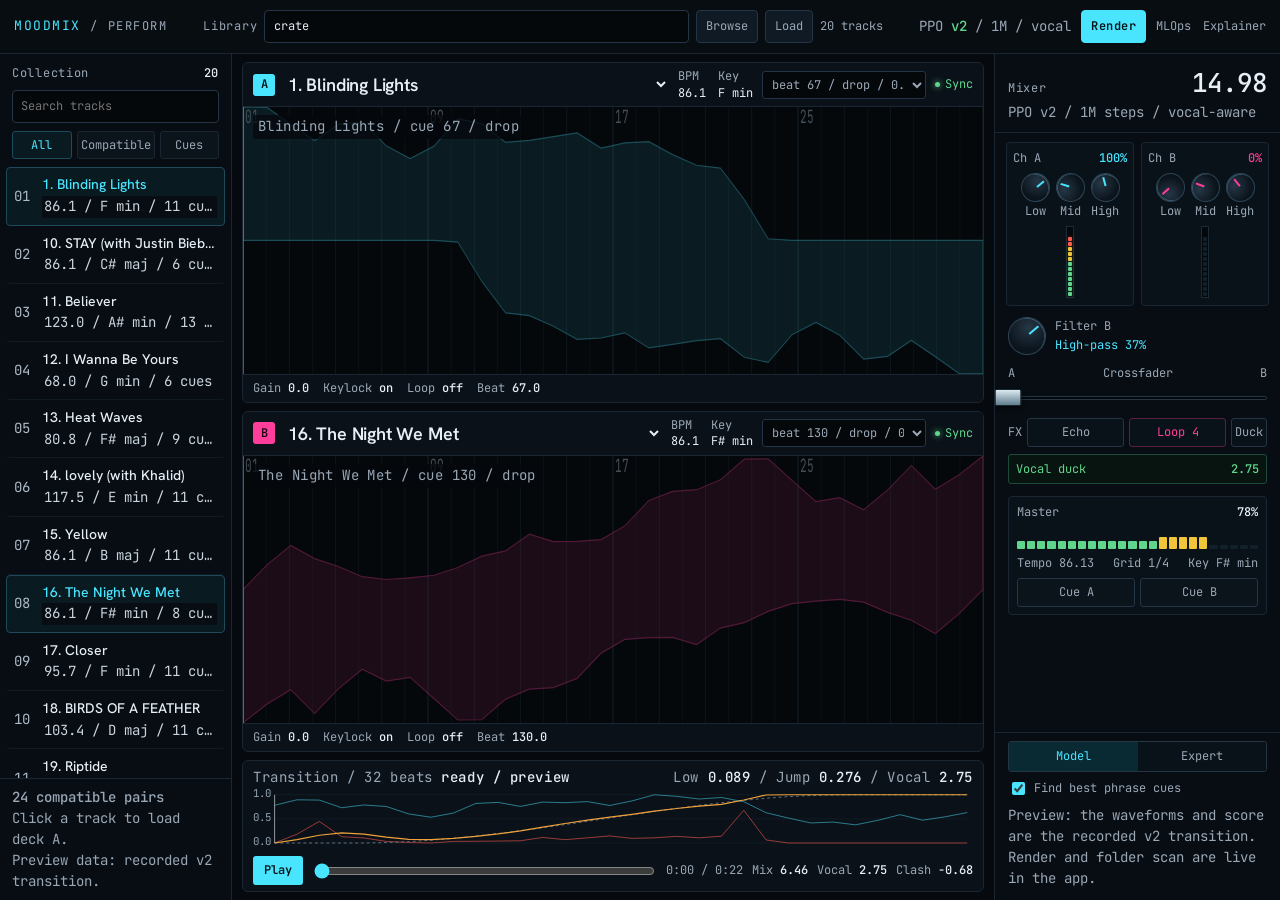
<file: design-demos/dir-2.html>
<!doctype html>
<html lang="en">
<head>
<meta charset="utf-8">
<meta name="viewport" content="width=device-width, initial-scale=1">
<title>MoodMix - Performance View</title>
<link rel="preconnect" href="https://fonts.googleapis.com">
<link rel="preconnect" href="https://fonts.gstatic.com" crossorigin>
<link href="https://fonts.googleapis.com/css2?family=Hanken+Grotesk:wght@400;500;600;700&family=JetBrains+Mono:wght@400;500;600&display=swap" rel="stylesheet">
<style>
  :root{
    --bg:#06090d; --panel:#0b1118; --panel-2:#0e1620; --line:#1a2733;
    --line-2:#243546; --text:#e6eef6; --muted:#9aa8b6; --dim:#71808f;
    --cyan:#49e5ff; --magenta:#ff3d9a; --blue:#4f7dff; --amber:#f0a13a;
    --good:#5fd68c; --red:#ff5a4f;
    --grotesk:"Hanken Grotesk",sans-serif; --mono:"JetBrains Mono",monospace;
  }
  *{box-sizing:border-box}
  html,body{margin:0}
  body{background:var(--bg);color:var(--text);font-family:var(--grotesk);
    font-size:14px;line-height:1.4}
  button,input,select{font:inherit}
  .app{height:100vh;overflow:hidden;display:flex;flex-direction:column}
  .topbar{flex:0 0 54px;display:grid;grid-template-columns:auto 1fr auto;
    gap:16px;align-items:center;padding:0 14px;border-bottom:1px solid var(--line);
    background:#080d12}
  .brand{font-family:var(--mono);font-size:13px;letter-spacing:.12em;
    color:var(--cyan);white-space:nowrap;text-transform:uppercase}
  .brand span{color:var(--muted);font-size:11px}
  .lib{display:flex;align-items:center;gap:7px;min-width:0;justify-self:center;
    width:100%;max-width:680px}
  .lib .lab{font-family:var(--mono);font-size:12px;color:var(--muted);
    letter-spacing:.06em;white-space:nowrap}
  .lib input{flex:1;min-width:0;background:#05080b;border:1px solid var(--line-2);
    color:var(--text);font-family:var(--mono);font-size:12px;padding:7px 9px;
    border-radius:4px}
  .lib button,.top-right button{background:#101a24;border:1px solid var(--line-2);
    color:var(--muted);font-family:var(--mono);font-size:12px;padding:7px 9px;
    border-radius:4px;cursor:pointer}
  .lib button:hover,.top-right button:hover{border-color:var(--cyan);color:var(--cyan)}
  .lib .count{font-family:var(--mono);font-size:12px;color:var(--muted);
    white-space:nowrap}
  .top-right{display:flex;align-items:center;gap:10px;justify-self:end}
  .model{font-family:var(--mono);font-size:12px;color:var(--muted);white-space:nowrap}
  .model b{color:var(--good);font-weight:500}
  #render{background:var(--cyan);border-color:var(--cyan);color:#041418;
    font-weight:600;letter-spacing:.04em}
  .top-links{display:flex;gap:12px}
  .top-links a{font-family:var(--mono);font-size:12px;color:var(--muted);
    text-decoration:none;white-space:nowrap}
  .top-links a:hover{color:var(--cyan)}

  .shell{flex:1;min-height:0;display:grid;
    grid-template-columns:232px minmax(0,1fr) 286px}
  .browser{min-height:0;border-right:1px solid var(--line);background:#080d13;
    display:flex;flex-direction:column}
  .browser-head{display:flex;justify-content:space-between;align-items:center;
    padding:11px 12px 8px;font-family:var(--mono);font-size:12px;color:var(--muted);
    letter-spacing:.06em}
  .browser-head b{color:var(--text);font-weight:500}
  #search{margin:0 12px 8px;background:#05080b;border:1px solid var(--line-2);
    color:var(--text);font-family:var(--mono);font-size:12px;padding:7px 8px;
    border-radius:4px;outline:none}
  #search:focus{border-color:var(--cyan)}
  .filters{display:flex;gap:5px;padding:0 12px 8px}
  .filters button{flex:1;background:#0b131b;border:1px solid var(--line);
    color:var(--muted);font-family:var(--mono);font-size:11px;padding:5px 3px;
    border-radius:3px;cursor:pointer}
  .filters button.active{color:var(--cyan);border-color:#1c4c5b;background:#0a1a21}
  .track-list{flex:1;overflow:auto;padding:0 6px 6px}
  .track-row{width:100%;display:grid;grid-template-columns:22px 1fr;
    gap:6px;align-items:center;padding:7px 7px;border:1px solid transparent;
    border-radius:4px;background:#080d13;color:var(--text);text-align:left;
    cursor:pointer;border-bottom:1px solid #101a23}
  .track-row:hover{background:#0b141c}
  .track-row.current{border-color:#1d4a58;background:#0a1a21}
  .track-row .idx{font-family:var(--mono);font-size:11px;color:var(--dim)}
  .track-row .name{font-size:13px;font-weight:500;white-space:nowrap;
    overflow:hidden;text-overflow:ellipsis}
  .track-row .meta{font-family:var(--mono);font-size:11px;color:var(--muted);
    margin-top:1px;white-space:nowrap;overflow:hidden;text-overflow:ellipsis}
  .track-row.current .name{color:var(--cyan)}
  .browser-foot{padding:8px 12px;border-top:1px solid var(--line);
    font-family:var(--mono);font-size:11px;color:var(--dim);line-height:1.6}
  .browser-foot b{color:var(--muted);font-weight:500}

  .decks{min-height:0;display:flex;flex-direction:column;gap:8px;padding:8px 10px}
  .deck{flex:1;min-height:0;display:flex;flex-direction:column;
    border:1px solid var(--line);border-radius:6px;background:var(--panel);
    overflow:hidden}
  .deck-head{flex:0 0 44px;display:flex;align-items:center;gap:9px;
    padding:0 10px;border-bottom:1px solid var(--line);background:#0a1118}
  .deck-badge{width:22px;height:22px;border-radius:3px;display:flex;
    align-items:center;justify-content:center;font-family:var(--mono);
    font-size:12px;font-weight:600;color:#041014;background:var(--cyan)}
  .deck.b .deck-badge{background:var(--magenta);color:#1c0410}
  .track-select{flex:1;min-width:0;background:transparent;border:0;color:var(--text);
    font-family:var(--grotesk);font-size:18px;font-weight:600;letter-spacing:-.01em;
    outline:none;cursor:pointer}
  .deck-data{display:flex;gap:12px;flex:0 0 auto}
  .deck-data .k{font-family:var(--mono);font-size:11px;color:var(--dim)}
  .deck-data .v{font-family:var(--mono);font-size:12px;color:var(--text)}
  .cue-select{background:#05080b;border:1px solid var(--line-2);color:var(--muted);
    font-family:var(--mono);font-size:12px;padding:4px 5px;border-radius:3px;
    max-width:164px}
  .sync{font-family:var(--mono);font-size:11px;color:var(--good);
    display:flex;align-items:center;gap:5px;white-space:nowrap}
  .sync:before{content:"";width:5px;height:5px;border-radius:50%;
    background:var(--good);box-shadow:0 0 6px var(--good)}
  .wave-wrap{flex:1;min-height:0;position:relative;background:#05080b}
  .wave-wrap svg{width:100%;height:100%;display:block}
  .wave-label{position:absolute;left:10px;top:8px;font-family:var(--mono);
    font-size:11px;color:#c7d5df;letter-spacing:.03em;background:#05080bbb;
    padding:2px 5px;border-radius:2px}
  .deck-foot{flex:0 0 28px;display:flex;align-items:center;gap:14px;padding:0 10px;
    border-top:1px solid var(--line);font-family:var(--mono);font-size:11px;
    color:var(--muted)}
  .deck-foot b{color:var(--text);font-weight:500}
  .analysis{flex:0 0 126px;border:1px solid var(--line);border-radius:6px;
    background:var(--panel);padding:7px 10px 6px;display:flex;flex-direction:column}
  .analysis-head{display:flex;justify-content:space-between;gap:10px;
    font-family:var(--mono);font-size:11px;color:var(--muted);letter-spacing:.04em;
    flex-wrap:wrap}
  .analysis-head b{color:var(--text);font-weight:500}
  .analysis svg{flex:1;min-height:0;width:100%;margin-top:2px}
  .analysis-foot{display:flex;align-items:center;gap:9px;margin-top:2px}
  #play{background:var(--cyan);border:0;color:#041418;font-family:var(--mono);
    font-size:12px;font-weight:600;padding:6px 11px;border-radius:3px;cursor:pointer}
  #seek{flex:1;min-width:0;accent-color:var(--cyan)}
  .time{font-family:var(--mono);font-size:11px;color:var(--muted);white-space:nowrap}
  .comp-mini{display:flex;gap:9px;font-family:var(--mono);font-size:11px;color:var(--muted)}
  .comp-mini b{color:var(--text);font-weight:500}
  .grid-line{stroke:#13202b;stroke-width:1}
  .beat-line{stroke:#1b3241;stroke-width:1}
  .phrase-line{stroke:#2b5568;stroke-width:1}
  .axis{fill:#7f91a1;font:12px var(--mono)}
  .wave-a{fill:#49e5ff33;stroke:#49e5ffaa;stroke-width:1}
  .wave-b{fill:#ff3d9a33;stroke:#ff3d9aaa;stroke-width:1}
  .playhead{stroke:#f4fbff;stroke-width:1;opacity:.8}
  .chart-fader{fill:none;stroke:var(--amber);stroke-width:1.6}
  .chart-target{fill:none;stroke:#7f91a1;stroke-width:1;stroke-dasharray:4 4}
  .chart-level{fill:none;stroke:var(--cyan);stroke-width:1;opacity:.7}
  .chart-overlap{fill:none;stroke:var(--red);stroke-width:1;opacity:.8}

  .mixer{min-height:0;border-left:1px solid var(--line);background:#080d13;
    display:flex;flex-direction:column;overflow:auto}
  .mixer-head{display:flex;justify-content:space-between;align-items:baseline;
    padding:11px 13px 0;font-family:var(--mono);font-size:12px;color:var(--muted);
    letter-spacing:.06em}
  .mixer-head b{font-family:var(--mono);font-size:26px;color:var(--text);
    letter-spacing:-.04em;font-weight:500}
  .mixer-sub{padding:1px 13px 9px;font-family:var(--mono);font-size:11px;
    color:var(--dim);border-bottom:1px solid var(--line)}
  .channels{display:grid;grid-template-columns:1fr 1fr;gap:7px;padding:9px 11px}
  .channel{border:1px solid var(--line);border-radius:4px;background:#0a1219;
    padding:7px 6px;display:flex;flex-direction:column;gap:6px;align-items:center}
  .ch-head{width:100%;display:flex;justify-content:space-between;
    font-family:var(--mono);font-size:11px;color:var(--muted)}
  .ch-head b{color:var(--cyan);font-weight:500}
  .channel.b .ch-head b{color:var(--magenta)}
  .knobs{display:flex;gap:6px}
  .knob{width:29px;height:29px;border-radius:50%;position:relative;
    background:radial-gradient(circle at 36% 30%,#263746,#0c151d 65%,#071016);
    border:1px solid #2c4455;box-shadow:inset 0 1px 0 #3d5b6d}
  .knob:after{content:"";position:absolute;left:50%;top:3px;width:2px;height:9px;
    background:var(--cyan);transform:translateX(-50%);transform-origin:50% 11.5px}
  .channel.b .knob:after{background:var(--magenta)}
  .knob-label{font-family:var(--mono);font-size:11px;color:var(--dim);
    text-align:center;margin-top:1px}
  .eq{display:flex;flex-direction:column;align-items:center}
  .vu{width:8px;height:72px;background:#04080b;border:1px solid #1a2a36;
    display:flex;flex-direction:column-reverse;gap:1px;padding:1px}
  .vu i{height:4px;border-radius:1px;background:#12202a}
  .vu i.on{background:var(--good);box-shadow:0 0 4px #5fd68c55}
  .vu i.on.warn{background:#f0c53a;box-shadow:0 0 4px #f0c53a55}
  .vu i.on.hot{background:var(--red);box-shadow:0 0 4px #ff5a4f55}
  .meter-row{display:flex;gap:9px;align-items:flex-end;height:72px}
  .filter-row{display:flex;align-items:center;gap:9px;padding:2px 13px 6px}
  .filter-row .knob{width:38px;height:38px}
  .filter-row .knob:after{height:12px;transform-origin:50% 15px}
  .filter-copy{display:flex;flex-direction:column}
  .filter-copy .k{font-family:var(--mono);font-size:11px;color:var(--muted)}
  .filter-copy .v{font-family:var(--mono);font-size:11px;color:var(--cyan);margin-top:2px}
  .cross{padding:4px 13px 7px}
  .cross-labels{display:flex;justify-content:space-between;font-family:var(--mono);
    font-size:11px;color:var(--muted);margin-bottom:4px}
  .cross-rail{height:24px;position:relative;display:flex;align-items:center}
  .cross-rail i{position:absolute;left:0;right:0;height:4px;border-radius:3px;
    background:#04080b;border:1px solid #223543}
  .cross-cap{position:absolute;left:0;width:27px;height:17px;border-radius:2px;
    transform:translateX(-50%);background:linear-gradient(#dceaf2,#5f7d8e);
    border:1px solid #182833;box-shadow:0 2px 4px #0008}
  .fx{padding:1px 13px 7px;display:grid;grid-template-columns:auto 1fr 1fr auto;
    gap:5px;align-items:center;font-family:var(--mono);font-size:11px;color:var(--dim)}
  .fx button{background:#0a1219;border:1px solid var(--line-2);color:var(--muted);
    font-family:var(--mono);font-size:11px;padding:5px 3px;border-radius:3px;cursor:pointer}
  .fx button:hover{border-color:var(--cyan);color:var(--cyan)}
  .fx .on{color:var(--magenta);border-color:#5b1f42}
  .vocal{display:flex;justify-content:space-between;align-items:center;
    margin:0 13px 8px;padding:6px 7px;border:1px solid #1e4a3a;
    border-radius:3px;font-family:var(--mono);font-size:11px;color:var(--good);
    background:#08140f}
  .vocal b{font-weight:500}
  .master{margin:4px 13px 8px;border:1px solid var(--line);border-radius:4px;
    padding:7px 8px;background:#0a1219}
  .master-head{display:flex;justify-content:space-between;font-family:var(--mono);
    font-size:12px;color:var(--muted)}
  .master-head b{color:var(--text);font-weight:500}
  .master-vu{display:flex;gap:2px;height:22px;align-items:flex-end;margin:6px 0}
  .master-vu i{flex:1;height:4px;background:#12202a;border-radius:1px}
  .master-vu i.on{background:var(--good);height:8px}
  .master-vu i.on.warn{background:#f0c53a;height:12px}
  .master-vu i.on.hot{background:var(--red);height:18px}
  .master-meta{display:flex;justify-content:space-between;font-family:var(--mono);
    font-size:12px;color:var(--muted)}
  .cue-pair{display:grid;grid-template-columns:1fr 1fr;gap:5px;margin-top:6px}
  .cue-pair button{background:#0b131b;border:1px solid var(--line-2);color:var(--muted);
    font-family:var(--mono);font-size:12px;padding:5px 3px;border-radius:3px;cursor:pointer}
  .cue-pair button:hover{border-color:var(--cyan);color:var(--cyan)}
  .mixer-foot{margin-top:auto;border-top:1px solid var(--line);padding:8px 13px 11px;
    display:flex;flex-direction:column;gap:7px}
  .switch{display:grid;grid-template-columns:1fr 1fr;border:1px solid var(--line-2);
    border-radius:3px;overflow:hidden}
  .switch button{background:#0a1219;border:0;color:var(--muted);
    font-family:var(--mono);font-size:11px;padding:6px 4px;cursor:pointer}
  .switch button.active{background:#0a2a33;color:var(--cyan)}
  .best{display:flex;align-items:center;gap:6px;font-family:var(--mono);
    font-size:11px;color:var(--muted)}
  .best input{accent-color:var(--cyan)}
  .mixer-foot .note{font-family:var(--mono);font-size:11px;color:var(--dim);
    line-height:1.5}

  @media (max-width:1100px){
    .shell{grid-template-columns:206px minmax(0,1fr) 264px}
    .cue-select{max-width:86px}
  }
  @media (max-width:900px){
    .app{height:auto;overflow:visible}
    .topbar{grid-template-columns:1fr;height:auto;padding:9px 12px;gap:8px}
    .lib{max-width:none;justify-self:start;flex-wrap:wrap}
    .lib input{flex:1 1 100%;order:5}
    .lib .count{order:6}
    .top-right{justify-self:start;flex-wrap:wrap}
    .shell{display:flex;flex-direction:column;min-height:0}
    .browser{order:2;max-height:none;border-right:0;border-bottom:1px solid var(--line)}
    .track-list{max-height:220px}
    .decks{order:3;padding:8px}
    .deck{flex:0 0 300px;min-height:300px}
    .analysis{flex:0 0 140px}
    .mixer{order:4;border-left:0;border-top:1px solid var(--line)}
    .mixer-head b{font-size:24px}
    .channels{grid-template-columns:1fr 1fr}
    .track-select{font-size:16px}
    .deck-head{flex-wrap:wrap;flex-basis:auto;padding:6px 8px;gap:5px}
    .deck-data{gap:7px}
    .cue-select{max-width:none;flex:1 1 100%;order:4}
    .track-select{flex:1 1 100%;order:2;font-size:18px}
    .deck-badge{order:1}
    .deck-data{order:3}
    .sync{display:none}
    .deck-foot{flex-wrap:wrap;height:auto;padding:5px 8px;gap:8px;flex-basis:auto}
    .analysis-foot{flex-wrap:wrap}
    .analysis-head{font-size:12px}
  }

  /* Readability floor: body 14, labels 12, stronger muted text. */
  .top-links a,.lib .lab,.lib .count,.browser-head,.filters button,
  .track-row .idx,.track-row .meta,.deck-data .k,.cue-select,.sync,.deck-foot,
  .wave-label,.time,.comp-mini,.mixer-head,.ch-head,.knob-label,.filter-copy,
  .cross-labels,.fx,.vocal,.switch,.best,.axis{font-size:12px}
  .track-row .name{font-size:14px}
  .track-row .idx,.track-row .meta{font-size:14px}
  .track-row > span:last-child{min-width:0}
  .track-row .name{display:block}
  .track-row .meta{display:block;background:#080d13;padding:1px 2px}
  .axis{font-size:15px}
  .brand span,.filter-copy .k,.filter-copy .v,.fx button,.switch button{font-size:12px}
  .wave-label{font-size:14px}
  .model,.mixer-sub,.analysis-head,.browser-foot,.mixer-foot .note{font-size:14px}
  .mixer-sub,.browser-foot,.mixer-foot .note{line-height:1.5}
  .top-links a,.lib .lab,.lib .count,.browser-head,.filters button,.track-row .idx,
  .track-row .meta,.deck-data .k,.cue-select,.sync,.deck-foot,.wave-label,.time,
  .comp-mini,.mixer-head,.ch-head,.knob-label,.filter-copy,.cross-labels,.fx,
  .vocal,.best,.axis,.browser-foot,.mixer-sub,.mixer-foot .note{color:var(--muted)}
  .sync,.vocal{color:var(--good)}
  .track-row .meta{color:#c9d4dd}
  .track-row .idx{color:#aebac6}
  .axis{fill:#8fa2b2}
</style>
</head>
<body>
<div class="app">
  <header class="topbar">
    <div class="brand">MoodMix <span>/ Perform</span></div>
    <div class="lib">
      <span class="lab">Library</span>
      <input id="lib-path" value="crate" aria-label="Music folder">
      <button id="browse">Browse</button>
      <button id="load">Load</button>
      <span class="count" id="lib-count">20 tracks</span>
    </div>
    <div class="top-right">
      <div class="model">PPO <b>v2</b> / 1M / vocal</div>
      <button id="render">Render</button>
      <nav class="top-links">
        <a href="http://127.0.0.1:8050/training/" target="_blank" rel="noreferrer">MLOps</a>
        <a href="http://127.0.0.1:8050/explainer" target="_blank" rel="noreferrer">Explainer</a>
      </nav>
    </div>
  </header>

  <div class="shell">
    <aside class="browser">
      <div class="browser-head"><span>Collection</span><b>20</b></div>
      <input id="search" placeholder="Search tracks" aria-label="Search tracks">
      <div class="filters"><button class="active">All</button><button>Compatible</button><button>Cues</button></div>
      <div class="track-list" id="track-list"></div>
      <div class="browser-foot"><b>24 compatible pairs</b><br>Click a track to load deck A.<br><span id="browser-note">Preview data: recorded v2 transition.</span></div>
    </aside>

    <main class="decks">
      <section class="deck a" id="deck-a">
        <div class="deck-head">
          <div class="deck-badge">A</div>
          <select id="track-a" class="track-select" aria-label="Deck A track"></select>
          <div class="deck-data"><div><div class="k">BPM</div><div class="v" id="a-bpm">86.1</div></div>
            <div><div class="k">Key</div><div class="v" id="a-key">F min</div></div></div>
          <select id="cue-a" class="cue-select" aria-label="Deck A cue"></select>
          <div class="sync">Sync</div>
        </div>
        <div class="wave-wrap"><svg id="wave-a" viewBox="0 0 1000 220" preserveAspectRatio="none" role="img" aria-label="Deck A waveform"></svg>
          <div class="wave-label">Blinding Lights / cue 67 / drop</div></div>
        <div class="deck-foot"><span>Gain <b>0.0</b></span><span>Keylock <b>on</b></span><span>Loop <b>off</b></span><span>Beat <b id="a-beat">0.0</b></span></div>
      </section>

      <section class="deck b" id="deck-b">
        <div class="deck-head">
          <div class="deck-badge">B</div>
          <select id="track-b" class="track-select" aria-label="Deck B track"></select>
          <div class="deck-data"><div><div class="k">BPM</div><div class="v" id="b-bpm">86.1</div></div>
            <div><div class="k">Key</div><div class="v" id="b-key">F# min</div></div></div>
          <select id="cue-b" class="cue-select" aria-label="Deck B cue"></select>
          <div class="sync">Sync</div>
        </div>
        <div class="wave-wrap"><svg id="wave-b" viewBox="0 0 1000 220" preserveAspectRatio="none" role="img" aria-label="Deck B waveform"></svg>
          <div class="wave-label">The Night We Met / cue 130 / drop</div></div>
        <div class="deck-foot"><span>Gain <b>0.0</b></span><span>Keylock <b>on</b></span><span>Loop <b>off</b></span><span>Beat <b id="b-beat">0.0</b></span></div>
      </section>

      <section class="analysis">
        <div class="analysis-head">
          <span>Transition / 32 beats <b id="status-text">ready / preview</b></span>
          <span>Low <b id="low">0.104</b> / Jump <b id="jump">0.171</b> / Vocal <b id="vocal">2.66</b></span>
        </div>
        <svg id="chart" viewBox="0 0 1000 90" preserveAspectRatio="none" role="img" aria-label="Fader, target, level and low overlap"></svg>
        <div class="analysis-foot">
          <button id="play">Play</button>
          <input type="range" id="seek" min="0" max="1000" value="0" aria-label="Seek">
          <span class="time" id="time">0:00 / 0:22</span>
          <div class="comp-mini">
            <span>Mix <b id="c-mix">6.46</b></span>
            <span>Vocal <b id="c-vocal">2.75</b></span>
            <span>Clash <b id="c-clash">-0.68</b></span>
          </div>
        </div>
      </section>
    </main>

    <aside class="mixer">
      <div class="mixer-head"><span>Mixer</span><b id="score">14.98</b></div>
      <div class="mixer-sub">PPO v2 / 1M steps / vocal-aware</div>
      <div class="channels">
        <div class="channel a">
          <div class="ch-head"><span>Ch A</span><b id="gain-a">0%</b></div>
          <div class="knobs">
            <div class="eq"><div class="knob" id="eq-a0"></div><div class="knob-label">Low</div></div>
            <div class="eq"><div class="knob" id="eq-a1"></div><div class="knob-label">Mid</div></div>
            <div class="eq"><div class="knob" id="eq-a2"></div><div class="knob-label">High</div></div>
          </div>
          <div class="meter-row"><div class="vu" id="vu-a"></div></div>
        </div>
        <div class="channel b">
          <div class="ch-head"><span>Ch B</span><b id="gain-b">0%</b></div>
          <div class="knobs">
            <div class="eq"><div class="knob" id="eq-b0"></div><div class="knob-label">Low</div></div>
            <div class="eq"><div class="knob" id="eq-b1"></div><div class="knob-label">Mid</div></div>
            <div class="eq"><div class="knob" id="eq-b2"></div><div class="knob-label">High</div></div>
          </div>
          <div class="meter-row"><div class="vu" id="vu-b"></div></div>
        </div>
      </div>
      <div class="filter-row">
        <div class="knob" id="filter-knob"></div>
        <div class="filter-copy"><span class="k">Filter B</span><span class="v" id="filter-val">Off</span></div>
      </div>
      <div class="cross">
        <div class="cross-labels"><span>A</span><span>Crossfader</span><span>B</span></div>
        <div class="cross-rail"><i></i><div class="cross-cap" id="cross-cap"></div></div>
      </div>
      <div class="fx"><span>FX</span><button>Echo</button><button class="on">Loop 4</button><button>Duck</button></div>
      <div class="vocal"><span>Vocal duck</span><b id="vocal-duck">2.66</b></div>
      <div class="master">
        <div class="master-head"><span>Master</span><b id="master-level">-</b></div>
        <div class="master-vu" id="master-vu"></div>
        <div class="master-meta"><span>Tempo 86.13</span><span>Grid 1/4</span><span>Key F# min</span></div>
        <div class="cue-pair"><button>Cue A</button><button>Cue B</button></div>
      </div>
      <div class="mixer-foot">
        <div class="switch" id="mode"><button class="active">Model</button><button>Expert</button></div>
        <label class="best"><input type="checkbox" id="best" checked> Find best phrase cues</label>
        <div class="note" id="note">Preview: the waveforms and score are the recorded v2 transition. Render and folder scan are live in the app.</div>
      </div>
    </aside>
  </div>
</div>
<script src="data.js"></script>
<script src="common.js"></script>
<script>
(() => {
  const sample = MM.sample;
  const steps = sample.steps;
  const a = MM.trackById(sample.track_a.id);
  const b = MM.trackById(sample.track_b.id);

  MM.populateSelect(document.querySelector("#track-a"), a.id);
  MM.populateSelect(document.querySelector("#track-b"), b.id);
  document.querySelector("#cue-a").innerHTML = MM.cueOptions(a, sample.cue_a);
  document.querySelector("#cue-b").innerHTML = MM.cueOptions(b, sample.cue_b);
  document.querySelector("#lib-count").textContent = `${MM.tracks.length} tracks`;
  document.querySelector("#track-list").innerHTML = MM.tracks.map((track, i) =>
    `<button class="track-row ${track.id === a.id || track.id === b.id ? "current" : ""}" data-id="${track.id}">
      <span class="idx">${String(i + 1).padStart(2, "0")}</span>
      <span><span class="name">${track.id}</span><span class="meta">${track.bpm.toFixed(1)} / ${track.key} ${track.mode === "major" ? "maj" : "min"} / ${track.cues.length} cues</span></span>
    </button>`).join("");
  document.querySelectorAll(".track-row").forEach(row => row.addEventListener("click", () => {
    const select = document.querySelector("#track-a");
    select.value = row.dataset.id;
    select.dispatchEvent(new Event("change"));
    document.querySelector("#browser-note").textContent = "Pair changed. Render is live in the app; this preview replays v2.";
  }));
  document.querySelector("#search").addEventListener("input", e => {
    const query = e.target.value.toLowerCase();
    for (const row of document.querySelectorAll(".track-row")) {
      row.style.display = row.textContent.toLowerCase().includes(query) ? "" : "none";
    }
  });

  const setDeck = (side, track) => {
    if (!track) return;
    document.querySelector(`#${side}-bpm`).textContent = track.bpm.toFixed(1);
    document.querySelector(`#${side}-key`).textContent = `${track.key} ${track.mode === "major" ? "maj" : "min"}`;
    document.querySelector(`#cue-${side}`).innerHTML = MM.cueOptions(track, track.cues[0].beat);
  };
  for (const side of ["a", "b"]) {
    document.querySelector(`#track-${side}`).addEventListener("change", e => {
      setDeck(side, MM.trackById(e.target.value));
      document.querySelector("#status-text").textContent = "pair changed / render in app";
    });
  }

  const waveform = (values, id, cls) => {
    const W = 1000, H = 220;
    const svg = document.querySelector(id);
    const max = Math.max(...values, 1e-6);
    let grid = "";
    for (let i = 0; i <= 32; i++) {
      const x = (i / 32) * W;
      const cls2 = i % 8 === 0 ? "phrase-line" : i % 2 === 0 ? "beat-line" : "grid-line";
      grid += `<line class="${cls2}" x1="${x}" y1="0" x2="${x}" y2="${H}"></line>`;
    }
    const path = MM.wavePath(values, 0, 0, W, H, max);
    const labels = [0, 8, 16, 24, 32].map(i =>
      `<text class="axis" x="${(i / 32) * W + 3}" y="13">${String(i + 1).padStart(2, "0")}</text>`).join("");
    svg.innerHTML = grid + `<path class="${cls}" d="${path}"></path>` + labels +
      `<rect id="shade-${id.slice(-1)}" x="0" y="0" width="0" height="${H}" fill="#05080b" opacity=".55"></rect>` +
      `<line class="playhead" id="ph-${id.slice(-1)}" x1="0" x2="0" y1="0" y2="${H}"></line>`;
  };
  waveform(steps.map(s => s.mix_a.reduce((x, y) => x + y, 0)), "#wave-a", "wave-a");
  waveform(steps.map(s => s.mix_b.reduce((x, y) => x + y, 0)), "#wave-b", "wave-b");

  // Analysis chart.
  const chart = document.querySelector("#chart");
  const W = 1000, H = 90, L = 30, R = 8, T = 8, B = 15;
  const y = v => T + (1 - Math.max(0, Math.min(1, v))) * (H - T - B);
  const x = t => L + (t / sample.duration) * (W - L - R);
  let grid = "";
  for (const v of [0, 0.5, 1]) {
    grid += `<line class="grid-line" x1="${L}" x2="${W - R}" y1="${y(v)}" y2="${y(v)}"></line>`;
    grid += `<text class="axis" x="${L - 5}" y="${y(v) + 3}" text-anchor="end">${v.toFixed(1)}</text>`;
  }
  const maxLevel = Math.max(...steps.map(s => s.level), 1e-6);
  chart.innerHTML = grid +
    `<path class="chart-level" d="${MM.linePath(steps.map(s => s.level / maxLevel), L, T, W - L - R, H - T - B)}"></path>` +
    `<path class="chart-overlap" d="${MM.linePath(steps.map(s => s.low_overlap), L, T, W - L - R, H - T - B)}"></path>` +
    `<path class="chart-target" d="${MM.linePath(steps.map(s => s.target), L, T, W - L - R, H - T - B)}"></path>` +
    `<path class="chart-fader" d="${MM.linePath(steps.map(s => s.fader), L, T, W - L - R, H - T - B)}"></path>` +
    `<line class="playhead" id="chart-ph" x1="${L}" x2="${L}" y1="${T}" y2="${H - B}"></line>`;

  const makeVu = id => {
    document.querySelector(id).innerHTML = Array.from({ length: 12 }, (_, i) =>
      `<i class="${i >= 10 ? "hot" : i >= 7 ? "warn" : ""}"></i>`).join("");
  };
  makeVu("#vu-a"); makeVu("#vu-b");
  const maxA = Math.max(...steps.map(s => s.mix_a.reduce((x, y) => x + y, 0)));
  const maxB = Math.max(...steps.map(s => s.mix_b.reduce((x, y) => x + y, 0)));
  const masterValues = steps.map(s =>
    s.mix_a.reduce((x, y) => x + y, 0) + s.mix_b.reduce((x, y) => x + y, 0));
  const maxMaster = Math.max(...masterValues, 1e-6);
  document.querySelector("#master-vu").innerHTML =
    Array.from({ length: 24 }, (_, i) =>
      `<i class="${i >= 20 ? "hot" : i >= 14 ? "warn" : ""}"></i>`).join("");
  const setKnob = (id, v) => {
    const el = document.querySelector(id);
    if (el) el.style.transform = `rotate(${(-135 + v * 270).toFixed(1)}deg)`;
  };
  const setVu = (id, level, max) => {
    const bars = document.querySelectorAll(`${id} i`);
    const on = Math.round(Math.min(1, level / max) * 12);
    bars.forEach((bar, i) => bar.classList.toggle("on", i < on));
  };
  const update = (step, t) => {
    document.querySelector("#cross-cap").style.left = `${step.fader * 100}%`;
    setKnob("#eq-a0", step.eq_a[0]); setKnob("#eq-a1", step.eq_a[1]); setKnob("#eq-a2", step.eq_a[2]);
    setKnob("#eq-b0", step.eq_b[0]); setKnob("#eq-b1", step.eq_b[1]); setKnob("#eq-b2", step.eq_b[2]);
    setKnob("#filter-knob", (step.filter + 1) / 2);
    document.querySelector("#filter-val").textContent = step.filter < -0.03 ? `Low-pass ${Math.round(-step.filter * 100)}%` : step.filter > 0.03 ? `High-pass ${Math.round(step.filter * 100)}%` : "Off";
    const levelA = step.mix_a.reduce((x, y) => x + y, 0);
    const levelB = step.mix_b.reduce((x, y) => x + y, 0);
    setVu("#vu-a", levelA, maxA);
    setVu("#vu-b", levelB, maxB);
    const masterLevel = Math.min(1, (levelA + levelB) / maxMaster);
    document.querySelector("#master-level").textContent = `${Math.round(masterLevel * 100)}%`;
    const masterOn = Math.round(masterLevel * 24);
    document.querySelectorAll("#master-vu i").forEach((bar, i) =>
      bar.classList.toggle("on", i < masterOn));
    document.querySelector("#gain-a").textContent = `${Math.round(step.gain_a * 100)}%`;
    document.querySelector("#gain-b").textContent = `${Math.round(step.gain_b * 100)}%`;
    document.querySelector("#a-beat").textContent = step.beat_a.toFixed(1);
    document.querySelector("#b-beat").textContent = step.beat_b.toFixed(1);
    const progress = Math.min(1, t / sample.duration);
    for (const side of ["a", "b"]) {
      const shade = document.querySelector(`#shade-${side}`);
      const ph = document.querySelector(`#ph-${side}`);
      if (shade) shade.setAttribute("width", (1000 * (1 - progress)).toFixed(1)),
        shade.setAttribute("x", (1000 * progress).toFixed(1));
      if (ph) { ph.setAttribute("x1", 1000 * progress); ph.setAttribute("x2", 1000 * progress); }
    }
    const cph = document.querySelector("#chart-ph");
    if (cph) {
      const px = L + (Math.min(t, sample.duration) / sample.duration) * (W - L - R);
      cph.setAttribute("x1", px); cph.setAttribute("x2", px);
    }
  };
  MM.bind({
    playButton: document.querySelector("#play"),
    seekInput: document.querySelector("#seek"),
    timeLabel: document.querySelector("#time"),
    onFrame: update,
  });

  document.querySelector("#low").textContent = sample.mean_low_overlap.toFixed(3);
  document.querySelector("#jump").textContent = sample.mean_level_jump.toFixed(3);
  document.querySelector("#vocal").textContent = (sample.components.vocal_space || 0).toFixed(2);
  document.querySelector("#vocal-duck").textContent = (sample.components.vocal_space || 0).toFixed(2);
  document.querySelector("#c-mix").textContent = (sample.components.mix_quality || 0).toFixed(2);
  document.querySelector("#c-vocal").textContent = (sample.components.vocal_space || 0).toFixed(2);
  document.querySelector("#c-clash").textContent = (sample.components.vocal_clash || 0).toFixed(2);
  document.querySelector("#score").textContent = sample.reward.toFixed(2);

  document.querySelector("#browse").addEventListener("click", () => {
    document.querySelector("#status-text").textContent = "browse in app";
  });
  document.querySelector("#load").addEventListener("click", () => {
    document.querySelector("#status-text").textContent = "folder scan in app";
  });
  document.querySelector("#render").addEventListener("click", () => {
    document.querySelector("#status-text").textContent = "v2 sample / live render in app";
  });
  const mode = document.querySelectorAll("#mode button");
  mode.forEach(button => button.addEventListener("click", () => {
    mode.forEach(item => item.classList.toggle("active", item === button));
    document.querySelector("#status-text").textContent = `${button.textContent.toLowerCase()} selected`;
  }));
  document.querySelector("#best").addEventListener("change", e => {
    document.querySelector("#status-text").textContent = e.target.checked ? "best cues on" : "best cues off";
  });
})();
</script>
</body>
</html>
</file>
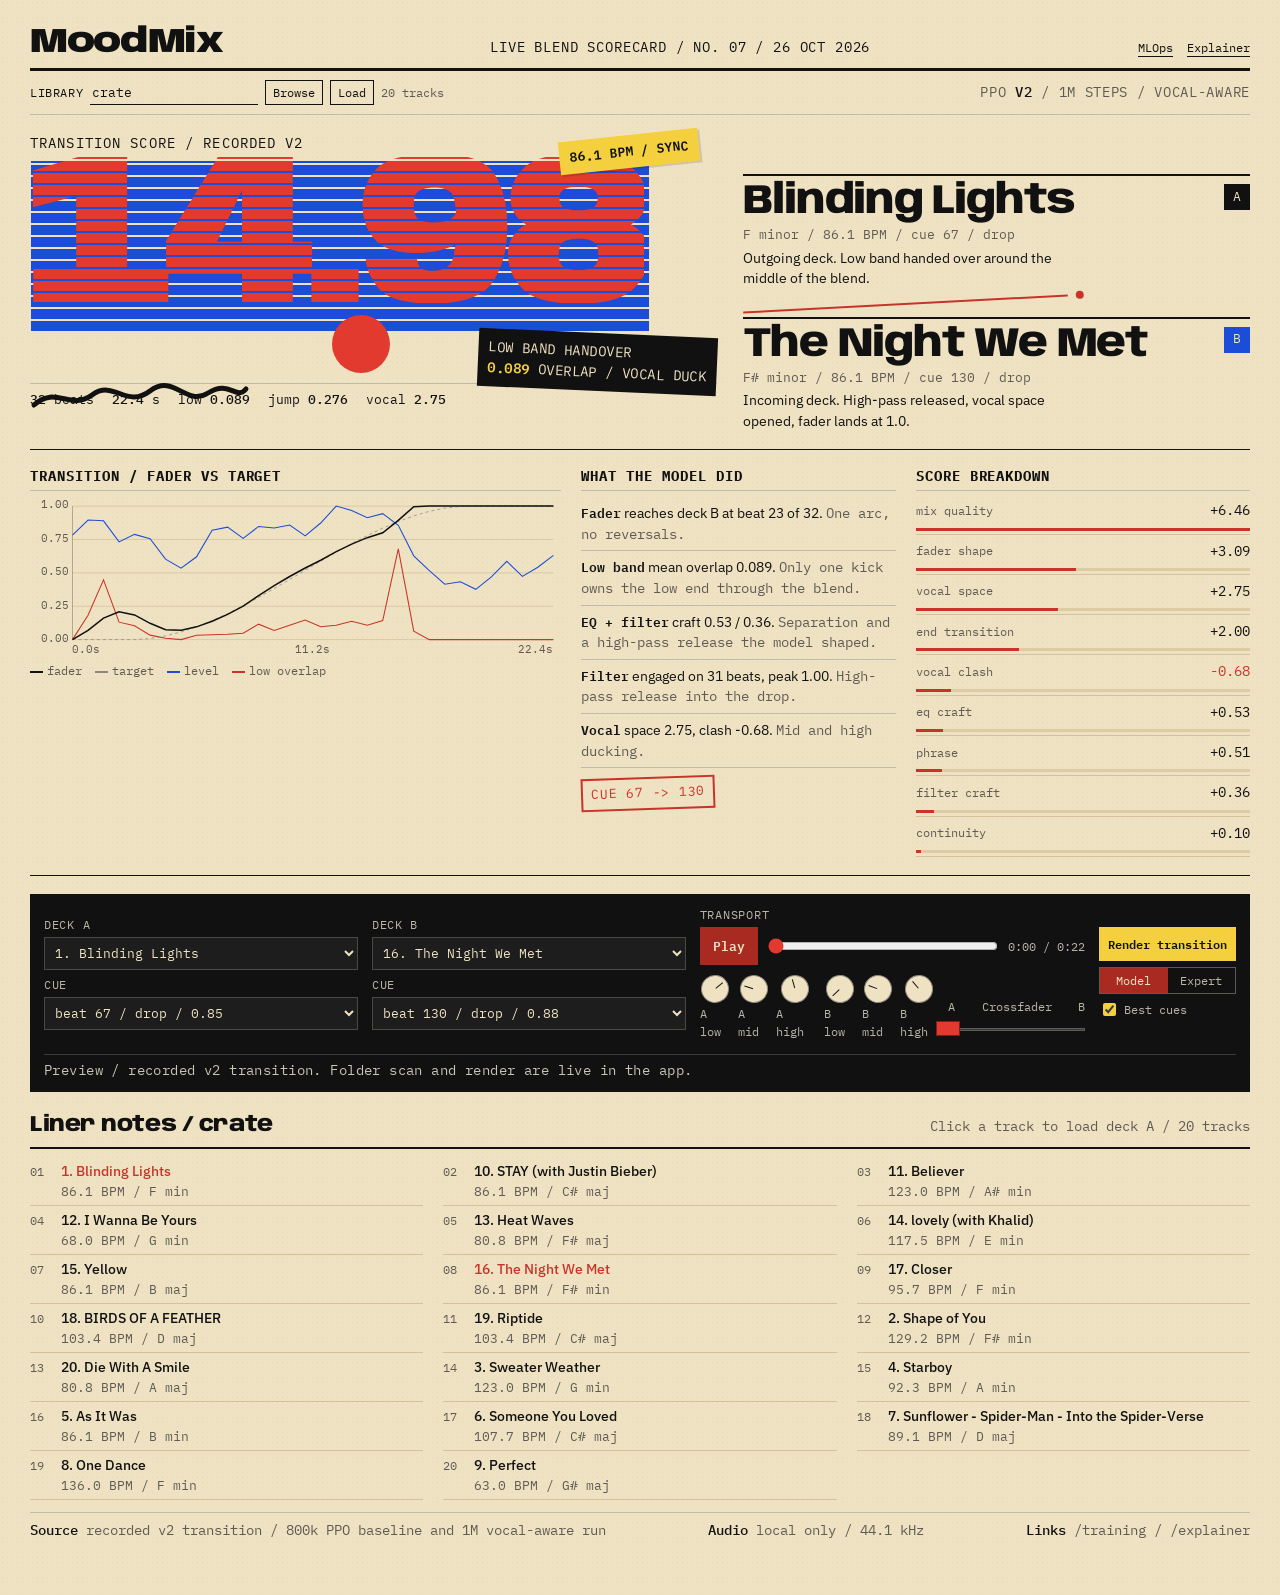
<file: design-demos/dir-3.html>
<!doctype html>
<html lang="en">
<head>
<meta charset="utf-8">
<meta name="viewport" content="width=device-width, initial-scale=1">
<title>MoodMix - Printed Scorecard</title>
<link rel="preconnect" href="https://fonts.googleapis.com">
<link rel="preconnect" href="https://fonts.gstatic.com" crossorigin>
<link href="https://fonts.googleapis.com/css2?family=Anybody:wdth,wght@50..150,100..900&family=Archivo+Black&family=IBM+Plex+Mono:wght@400;500;600&family=IBM+Plex+Sans:wght@400;500;600&display=swap" rel="stylesheet">
<style>
  :root{
    --paper:#efe2c2; --ink:#111111; --red:#c9342a; --red-bright:#e23a2e;
    --blue:#1b4dd8; --yellow:#f4d03f; --gray:#5f5b54; --line:#bfbbb0;
    --red-dark:#a82a21;
    --display:"Anybody",sans-serif; --black:"Archivo Black",sans-serif;
    --mono:"IBM Plex Mono",monospace; --sans:"IBM Plex Sans",sans-serif;
  }
  *{box-sizing:border-box}
  html,body{margin:0}
  body{background:var(--paper);color:var(--ink);font-family:var(--sans);
    font-size:14px;line-height:1.45;
    background-image:radial-gradient(#00000009 0.7px,transparent 0.7px);
    background-size:5px 5px}
  .sheet{max-width:1380px;margin:0 auto;padding:26px 30px 54px}
  .masthead{display:flex;justify-content:space-between;align-items:baseline;
    gap:16px;border-bottom:3px solid var(--ink);padding-bottom:8px;flex-wrap:wrap}
  .brand{font-family:var(--display);font-weight:900;font-variation-settings:"wdth" 115;
    font-size:34px;letter-spacing:-.04em;line-height:1}
  .issue{font-family:var(--mono);font-size:12px;letter-spacing:.06em;
    text-transform:uppercase}
  .mast-links{display:flex;gap:14px;font-family:var(--mono);font-size:12px}
  .mast-links a{color:var(--ink);text-decoration:none;border-bottom:1px solid var(--ink)}
  .mast-links a:hover{color:var(--red);border-color:var(--red)}

  .topline{display:flex;justify-content:space-between;align-items:center;gap:14px;
    flex-wrap:wrap;padding:9px 0;border-bottom:1px solid var(--line)}
  .lib{display:flex;align-items:center;gap:7px;min-width:0}
  .lib .lab{font-family:var(--mono);font-size:12px;text-transform:uppercase;
    letter-spacing:.05em}
  .lib input{background:transparent;border:0;border-bottom:1px solid var(--ink);
    color:var(--ink);font-family:var(--mono);font-size:13px;padding:3px 2px;
    min-width:140px;max-width:250px;outline:none}
  .lib button{background:transparent;border:1px solid var(--ink);color:var(--ink);
    font-family:var(--mono);font-size:12px;padding:4px 7px;cursor:pointer}
  .lib button:hover{background:var(--ink);color:var(--paper)}
  .lib .count{font-family:var(--mono);font-size:12px;color:var(--gray)}
  .model{font-family:var(--mono);font-size:12px;color:var(--gray);
    text-transform:uppercase;letter-spacing:.05em}
  .model b{color:var(--ink);font-weight:500}

  .hero{display:grid;grid-template-columns:1.15fr .85fr;gap:26px;
    padding:16px 0 18px;border-bottom:1px solid var(--ink);align-items:end}
  .kicker{font-family:var(--mono);font-size:12px;letter-spacing:.08em;
    text-transform:uppercase;margin-bottom:4px}
  .score-block{position:relative;min-height:300px;padding-top:2px}
  .big-number{position:relative;height:clamp(104px,17vw,235px);margin-left:-4px}
  .num{position:absolute;left:0;top:0;display:block;
    font-family:var(--display);font-weight:900;font-variation-settings:"wdth" 108;
    font-size:clamp(96px,17vw,235px);line-height:.78;letter-spacing:-.065em;
    background:repeating-linear-gradient(0deg,var(--red-bright) 0 10px,transparent 10px 12px);
    -webkit-background-clip:text;background-clip:text;color:transparent;
    -webkit-text-fill-color:transparent;white-space:nowrap}
  .num.blue{background:repeating-linear-gradient(0deg,var(--blue) 0 10px,transparent 10px 12px);
    transform:translate(5px,4px);z-index:-1}
  .hero-meta{display:flex;gap:18px;flex-wrap:wrap;font-family:var(--mono);
    font-size:13px;margin-top:8px;border-top:1px solid var(--line);padding-top:7px}
  .hero-meta b{font-weight:500}
  .yellow-note{position:absolute;right:18px;top:4px;background:var(--yellow);
    transform:rotate(-6deg);padding:7px 10px;font-family:var(--mono);font-size:13px;
    font-weight:600;box-shadow:2px 2px 0 #00000022}
  .black-note{position:absolute;right:0;bottom:40px;background:var(--ink);
    color:var(--paper);transform:rotate(2.5deg);padding:8px 10px;
    font-family:var(--mono);font-size:12px;line-height:1.5;letter-spacing:.03em}
  .black-note b{color:var(--yellow);font-weight:600}
  .red-dot{position:absolute;left:44%;right:auto;bottom:58px;width:58px;height:58px;
    border-radius:50%;background:var(--red-bright)}
  .hero-wave{position:absolute;left:0;bottom:16px;width:220px;height:38px}
  .hero-wave path{fill:none;stroke:var(--ink);stroke-width:5;stroke-linecap:round}

  .hero-tracks{display:flex;flex-direction:column;gap:12px;position:relative}
  .track-block{border-top:2px solid var(--ink);padding-top:7px;position:relative}
  .track-block .side{position:absolute;right:0;top:8px;width:26px;height:26px;
    display:flex;align-items:center;justify-content:center;font-family:var(--mono);
    font-size:13px;color:var(--paper);background:var(--ink)}
  .track-block.b .side{background:var(--blue)}
  .track-block h2{font-family:var(--display);font-weight:800;
    font-variation-settings:"wdth" 105;font-size:clamp(26px,3.2vw,42px);
    line-height:.95;letter-spacing:-.03em;margin:0 34px 4px 0;text-wrap:balance}
  .track-block .meta{font-family:var(--mono);font-size:13px;color:var(--gray)}
  .track-block .note{font-size:14px;margin-top:3px;max-width:40ch}
  .slash{height:2px;background:var(--red);width:64%;transform:rotate(-3deg);
    margin:2px 0 0;position:relative}
  .slash:after{content:"";position:absolute;right:-16px;top:-3px;width:8px;height:8px;
    background:var(--red);border-radius:50%}

  .mid{display:grid;grid-template-columns:1.35fr .8fr .85fr;gap:20px;
    padding:16px 0 18px;border-bottom:1px solid var(--ink)}
  .panel h3{font-family:var(--mono);font-size:12px;letter-spacing:.07em;
    text-transform:uppercase;margin:0 0 6px;border-bottom:1px solid var(--line);
    padding-bottom:4px}
  .chart-panel svg{width:100%;height:auto;display:block}
  .legend{display:flex;gap:13px;flex-wrap:wrap;font-family:var(--mono);
    font-size:12px;color:var(--gray);margin-top:5px}
  .legend i{display:inline-block;width:13px;height:2px;vertical-align:middle;
    margin-right:4px}
  .grid-line{stroke:#d3c19c;stroke-width:1}
  .axis{fill:#5d594f;font:15px var(--mono)}
  .line-fader{fill:none;stroke:var(--ink);stroke-width:2}
  .line-target{fill:none;stroke:#8d887e;stroke-width:1;stroke-dasharray:4 4}
  .line-level{fill:none;stroke:var(--blue);stroke-width:1.4}
  .line-overlap{fill:none;stroke:var(--red);stroke-width:1.4}
  .playhead{stroke:#111;stroke-width:1;opacity:.35}

  .moves{list-style:none;padding:0;margin:0}
  .moves li{border-bottom:1px solid var(--line);padding:6px 0;font-size:14px;
    line-height:1.4}
  .moves b{font-family:var(--mono);font-size:13px;font-weight:600}
  .moves span{font-family:var(--mono);font-size:12px;color:var(--gray)}
  .stamp{margin-top:9px;border:2px solid var(--red);color:var(--red);
    display:inline-block;padding:5px 8px;font-family:var(--mono);font-size:13px;
    transform:rotate(-2deg);letter-spacing:.06em}
  .score-table{display:flex;flex-direction:column;gap:3px}
  .score-row{display:grid;grid-template-columns:1fr 54px;gap:7px;align-items:center;
    font-family:var(--mono);font-size:12px;border-bottom:1px solid #d3c19c;padding:3px 0}
  .score-row .name{color:var(--gray);white-space:nowrap;overflow:hidden;
    text-overflow:ellipsis}
  .score-row .val{text-align:right;font-size:13px}
  .score-row .bar{grid-column:1 / -1;height:3px;background:#ddcba4}
  .score-row .bar i{display:block;height:100%;background:var(--red)}
  .score-row.neg .val{color:var(--red)}

  .console{background:var(--ink);color:var(--paper);margin-top:18px;
    padding:12px 14px;display:grid;grid-template-columns:1.1fr 1.1fr 1.35fr auto;
    gap:14px;align-items:center}
  .console .field{display:flex;flex-direction:column;gap:4px;min-width:0}
  .console .lab{font-family:var(--mono);font-size:12px;letter-spacing:.06em;
    text-transform:uppercase;color:#b9b4a8}
  .console select{background:#1d1d1d;color:var(--paper);border:1px solid #4a4a45;
    font-family:var(--mono);font-size:13px;padding:6px;border-radius:0;min-width:0;
    width:100%;outline:none}
  .console select:focus{border-color:var(--yellow)}
  .transport{display:flex;align-items:center;gap:8px}
  #play{background:var(--red-dark);border:0;color:var(--paper);
    font-family:var(--mono);font-size:13px;font-weight:600;padding:8px 11px;
    cursor:pointer;min-width:58px}
  #play:hover{background:var(--yellow);color:var(--ink)}
  #seek{flex:1;min-width:0;accent-color:var(--red-bright)}
  .time{font-family:var(--mono);font-size:12px;color:#b9b4a8;white-space:nowrap}
  .mix-controls{display:grid;grid-template-columns:1fr 1fr 1.2fr;gap:10px;align-items:end}
  .knob-bank{display:flex;gap:7px}
  .knob-wrap{display:flex;flex-direction:column;align-items:center;gap:2px}
  .knob{width:28px;height:28px;border-radius:50%;background:var(--paper);
    border:1px solid #8f8b80;position:relative}
  .knob:after{content:"";position:absolute;left:50%;top:3px;width:1px;height:9px;
    background:var(--ink);transform:translateX(-50%);transform-origin:50% 11px}
  .knob-label{font-family:var(--mono);font-size:12px;color:#b9b4a8}
  .filter-bank{display:flex;flex-direction:column;align-items:center;gap:2px}
  .cross{display:flex;flex-direction:column;gap:3px}
  .cross .labels{display:flex;justify-content:space-between;font-family:var(--mono);
    font-size:12px;color:#b9b4a8}
  .cross .rail{position:relative;height:22px;display:flex;align-items:center}
  .cross .rail i{position:absolute;left:0;right:0;height:3px;background:#3c3c38;
    border:1px solid #5c5c55}
  .cross .cap{position:absolute;left:0;top:3px;width:24px;height:15px;
    transform:translateX(-50%);background:var(--red-bright);border:1px solid #7e1e18}
  .console-side{display:flex;flex-direction:column;gap:6px;align-items:stretch}
  .console-side button{background:transparent;border:1px solid #5c5c55;color:var(--paper);
    font-family:var(--mono);font-size:12px;padding:6px 8px;cursor:pointer}
  .console-side button:hover{border-color:var(--yellow);color:var(--yellow)}
  #render{background:var(--yellow);border-color:var(--yellow);color:var(--ink);
    font-weight:600}
  .switch{display:grid;grid-template-columns:1fr 1fr;border:1px solid #5c5c55}
  .switch button{background:transparent;border:0;color:#b9b4a8;font-family:var(--mono);
    font-size:12px;padding:5px 4px;cursor:pointer}
  .switch button.active{background:var(--red-dark);color:var(--paper)}
  .best{display:flex;align-items:center;gap:5px;font-family:var(--mono);
    font-size:12px;color:#b9b4a8}
  .best input{accent-color:var(--yellow)}
  .console-status{grid-column:1 / -1;font-family:var(--mono);font-size:12px;
    color:#b9b4a8;border-top:1px solid #3c3c38;padding-top:5px;letter-spacing:.03em}

  .liner{padding:18px 0 0}
  .liner-head{display:flex;justify-content:space-between;align-items:baseline;
    gap:12px;border-bottom:2px solid var(--ink);padding-bottom:5px;margin-bottom:8px}
  .liner-head h3{font-family:var(--display);font-weight:800;
    font-variation-settings:"wdth" 105;font-size:22px;margin:0;letter-spacing:-.02em}
  .liner-head span{font-family:var(--mono);font-size:12px;color:var(--gray)}
  .tracklist{display:grid;grid-template-columns:repeat(3,1fr);gap:0 20px}
  .track{display:grid;grid-template-columns:26px 1fr;gap:5px;align-items:baseline;
    border-bottom:1px solid #d3c19c;padding:5px 0;background:transparent;border-left:0;
    border-right:0;border-top:0;text-align:left;cursor:pointer;color:var(--ink)}
  .track:hover{background:#e4d3ac}
  .track.current{color:var(--red)}
  .track .idx{font-family:var(--mono);font-size:12px;color:var(--gray)}
  .track .title{font-family:var(--sans);font-size:13px;font-weight:500;
    white-space:nowrap;overflow:hidden;text-overflow:ellipsis}
  .track .sub{grid-column:2;font-family:var(--mono);font-size:12px;color:var(--gray);
    margin-top:-2px;white-space:nowrap;overflow:hidden;text-overflow:ellipsis}
  .credits{display:flex;justify-content:space-between;gap:16px;flex-wrap:wrap;
    border-top:1px solid var(--line);margin-top:12px;padding-top:7px;
    font-family:var(--mono);font-size:12px;color:var(--gray)}
  .credits b{color:var(--ink);font-weight:500}

  @media (max-width:1050px){
    .sheet{padding:22px 20px 44px}
    .mid{grid-template-columns:1fr 1fr}
    .mid .score-panel{grid-column:1 / -1}
    .console{grid-template-columns:1fr 1fr}
    .console-side{grid-column:1 / -1;flex-direction:row;flex-wrap:wrap}
    .console-side button{flex:1}
    .switch{flex:1}
    .tracklist{grid-template-columns:1fr 1fr}
  }
  @media (max-width:760px){
    .sheet{padding:16px 14px 36px}
    .brand{font-size:28px}
    .issue{font-size:14px}
    .hero{grid-template-columns:1fr;gap:12px}
    .score-block{min-height:0;padding-bottom:10px}
    .yellow-note{right:0;top:0;font-size:12px}
    .black-note{right:0;bottom:8px;font-size:14px}
    .red-dot{display:none}
    .hero-wave{width:150px;bottom:6px}
    .hero-meta{font-size:12px;gap:10px}
    .mid{grid-template-columns:1fr;gap:12px}
    .mid .score-panel{grid-column:auto}
    .console{grid-template-columns:1fr;padding:10px}
    .mix-controls{grid-template-columns:1fr 1fr}
    .cross{grid-column:1 / -1}
    .console-status{grid-column:auto}
    .tracklist{grid-template-columns:1fr}
    .track .title{font-size:13px}
    .masthead{gap:6px}
    .lib{flex-wrap:wrap}
    .lib input{flex:1 1 100%;max-width:none;order:5}
    .lib .count{order:6}
    .mast-links{gap:10px}
  }
  /* Readability floor and stronger print contrast. */
  .issue,.model,.kicker,.black-note,.moves span,.console-status,.credits{font-size:14px}
  .credits,.console-status,.black-note,.moves span{line-height:1.45}
  .track .title{font-size:14px}
  .track .sub,.hero-meta,.track-block .meta,.lib input{font-size:13px}
  .score-row .val{font-size:14px}
  .console-status{color:#c9c4b8}
  .credits{color:#5f5b54}
  .panel h3,.liner-head span{font-size:14px}
</style>
</head>
<body>
<div class="sheet">
  <header class="masthead">
    <div class="brand">MoodMix</div>
    <div class="issue">Live blend scorecard / No. 07 / 26 Oct 2026</div>
    <nav class="mast-links">
      <a href="http://127.0.0.1:8050/training/" target="_blank" rel="noreferrer">MLOps</a>
      <a href="http://127.0.0.1:8050/explainer" target="_blank" rel="noreferrer">Explainer</a>
    </nav>
  </header>

  <div class="topline">
    <div class="lib">
      <span class="lab">Library</span>
      <input id="lib-path" value="crate" aria-label="Music folder">
      <button id="browse">Browse</button>
      <button id="load">Load</button>
      <span class="count" id="lib-count">20 tracks</span>
    </div>
    <div class="model">PPO <b>v2</b> / 1M steps / vocal-aware</div>
  </div>

  <section class="hero">
    <div class="score-block">
      <div class="kicker">Transition score / recorded v2</div>
      <div class="big-number"><span class="num blue" id="score-blue">14.98</span><span class="num red" id="score-red">14.98</span></div>
      <div class="hero-meta">
        <span><b>32</b> beats</span><span><b>22.4</b> s</span>
        <span>low <b id="low">0.089</b></span><span>jump <b id="jump">0.171</b></span>
        <span>vocal <b id="vocal">2.75</b></span>
      </div>
      <div class="yellow-note">86.1 BPM / SYNC</div>
      <div class="black-note">LOW BAND HANDOVER<br><b>0.089</b> OVERLAP / VOCAL DUCK</div>
      <div class="red-dot"></div>
      <svg class="hero-wave" viewBox="0 0 220 38" aria-hidden="true">
        <path d="M4 28 C26 8,40 34,62 18 S96 32,120 14 S156 30,178 16 S206 24,216 12"/>
      </svg>
    </div>
    <aside class="hero-tracks">
      <div class="track-block a">
        <div class="side">A</div>
        <h2>Blinding Lights</h2>
        <div class="meta">F minor / 86.1 BPM / cue 67 / drop</div>
        <div class="note">Outgoing deck. Low band handed over around the middle of the blend.</div>
      </div>
      <div class="slash"></div>
      <div class="track-block b">
        <div class="side">B</div>
        <h2>The Night We Met</h2>
        <div class="meta">F# minor / 86.1 BPM / cue 130 / drop</div>
        <div class="note">Incoming deck. High-pass released, vocal space opened, fader lands at 1.0.</div>
      </div>
    </aside>
  </section>

  <section class="mid">
    <div class="panel chart-panel">
      <h3>Transition / fader vs target</h3>
      <svg id="chart" viewBox="0 0 700 210" role="img" aria-label="Fader, target, level and low overlap"></svg>
      <div class="legend">
        <span><i style="background:var(--ink)"></i>fader</span>
        <span><i style="background:#8d887e"></i>target</span>
        <span><i style="background:var(--blue)"></i>level</span>
        <span><i style="background:var(--red)"></i>low overlap</span>
      </div>
    </div>
    <div class="panel moves-panel">
      <h3>What the model did</h3>
      <ul class="moves" id="moves"></ul>
      <div class="stamp">CUE 67 -> 130</div>
    </div>
    <div class="panel score-panel">
      <h3>Score breakdown</h3>
      <div class="score-table" id="components"></div>
    </div>
  </section>

  <section class="console">
    <div class="field">
      <div class="lab">Deck A</div>
      <select id="track-a" aria-label="Deck A track"></select>
      <div class="lab" style="margin-top:2px">Cue</div>
      <select id="cue-a" aria-label="Deck A cue"></select>
    </div>
    <div class="field">
      <div class="lab">Deck B</div>
      <select id="track-b" aria-label="Deck B track"></select>
      <div class="lab" style="margin-top:2px">Cue</div>
      <select id="cue-b" aria-label="Deck B cue"></select>
    </div>
    <div class="field">
      <div class="lab">Transport</div>
      <div class="transport">
        <button id="play">Play</button>
        <input type="range" id="seek" min="0" max="1000" value="0" aria-label="Seek">
        <span class="time" id="time">0:00 / 0:22</span>
      </div>
      <div class="mix-controls" style="margin-top:6px">
        <div class="knob-bank" id="eq-a">
          <div class="knob-wrap"><div class="knob"></div><div class="knob-label">A low</div></div>
          <div class="knob-wrap"><div class="knob"></div><div class="knob-label">A mid</div></div>
          <div class="knob-wrap"><div class="knob"></div><div class="knob-label">A high</div></div>
        </div>
        <div class="knob-bank" id="eq-b">
          <div class="knob-wrap"><div class="knob"></div><div class="knob-label">B low</div></div>
          <div class="knob-wrap"><div class="knob"></div><div class="knob-label">B mid</div></div>
          <div class="knob-wrap"><div class="knob"></div><div class="knob-label">B high</div></div>
        </div>
        <div class="cross">
          <div class="labels"><span>A</span><span>Crossfader</span><span>B</span></div>
          <div class="rail"><i></i><div class="cap" id="cross-cap"></div></div>
        </div>
      </div>
    </div>
    <div class="console-side">
      <button id="render">Render transition</button>
      <div class="switch" id="mode"><button class="active">Model</button><button>Expert</button></div>
      <label class="best"><input type="checkbox" id="best" checked> Best cues</label>
    </div>
    <div class="console-status" id="status">Preview / recorded v2 transition. Folder scan and render are live in the app.</div>
  </section>

  <section class="liner">
    <div class="liner-head">
      <h3>Liner notes / crate</h3>
      <span>Click a track to load deck A / 20 tracks</span>
    </div>
    <div class="tracklist" id="tracklist"></div>
    <div class="credits">
      <span><b>Source</b> recorded v2 transition / 800k PPO baseline and 1M vocal-aware run</span>
      <span><b>Audio</b> local only / 44.1 kHz</span>
      <span><b>Links</b> /training / /explainer</span>
    </div>
  </section>
</div>
<script src="data.js"></script>
<script src="common.js"></script>
<script>
(() => {
  const sample = MM.sample;
  const steps = sample.steps;
  const a = MM.trackById(sample.track_a.id);
  const b = MM.trackById(sample.track_b.id);

  document.querySelector("#score-red").textContent = sample.reward.toFixed(2);
  document.querySelector("#score-blue").textContent = sample.reward.toFixed(2);
  document.querySelector("#low").textContent = sample.mean_low_overlap.toFixed(3);
  document.querySelector("#jump").textContent = sample.mean_level_jump.toFixed(3);
  document.querySelector("#vocal").textContent = (sample.components.vocal_space || 0).toFixed(2);
  document.querySelector("#lib-count").textContent = `${MM.tracks.length} tracks`;

  MM.populateSelect(document.querySelector("#track-a"), a.id);
  MM.populateSelect(document.querySelector("#track-b"), b.id);
  document.querySelector("#cue-a").innerHTML = MM.cueOptions(a, sample.cue_a);
  document.querySelector("#cue-b").innerHTML = MM.cueOptions(b, sample.cue_b);

  // Real events from the trace.
  const faderLand = steps.findIndex(s => s.fader >= 0.95);
  const filterBeats = steps.filter(s => Math.abs(s.filter) > 0.03).length;
  const eqLow = steps.reduce((min, s) => Math.min(min, s.eq_a[0], s.eq_b[0]), 1);
  const maxFilter = Math.max(...steps.map(s => s.filter));
  const moves = [
    `<b>Fader</b> reaches deck B at beat ${faderLand >= 0 ? faderLand + 1 : "-"} of 32. <span>One arc, no reversals.</span>`,
    `<b>Low band</b> mean overlap ${sample.mean_low_overlap.toFixed(3)}. <span>Only one kick owns the low end through the blend.</span>`,
    `<b>EQ + filter</b> craft ${(sample.components.eq_craft || 0).toFixed(2)} / ${(sample.components.filter_craft || 0).toFixed(2)}. <span>Separation and a high-pass release the model shaped.</span>`,
    `<b>Filter</b> engaged on ${filterBeats} beats, peak ${maxFilter.toFixed(2)}. <span>High-pass release into the drop.</span>`,
    `<b>Vocal</b> space ${(sample.components.vocal_space || 0).toFixed(2)}, clash ${(sample.components.vocal_clash || 0).toFixed(2)}. <span>Mid and high ducking.</span>`,
  ];
  document.querySelector("#moves").innerHTML = moves.map(item => `<li>${item}</li>`).join("");

  // Score table.
  const comps = Object.entries(sample.components)
    .filter(([, value]) => Math.abs(value) > 0.001)
    .sort((x, y) => Math.abs(y[1]) - Math.abs(x[1])).slice(0, 9);
  const maxComp = Math.max(...comps.map(([, value]) => Math.abs(value)), 0.01);
  document.querySelector("#components").innerHTML = comps.map(([name, value]) =>
    `<div class="score-row ${value < 0 ? "neg" : ""}"><span class="name">${name.replaceAll("_", " ")}</span><span class="val">${value >= 0 ? "+" : ""}${value.toFixed(2)}</span><div class="bar"><i style="width:${Math.abs(value) / maxComp * 100}%"></i></div></div>`
  ).join("");

  // Chart.
  const chart = document.querySelector("#chart");
  const W = 700, H = 210, L = 56, R = 10, T = 12, B = 22;
  const y = v => T + (1 - Math.max(0, Math.min(1, v))) * (H - T - B);
  const x = t => L + (t / sample.duration) * (W - L - R);
  let grid = "";
  for (const v of [0, 0.25, 0.5, 0.75, 1]) {
    grid += `<line class="grid-line" x1="${L}" x2="${W - R}" y1="${y(v)}" y2="${y(v)}"></line>`;
    grid += `<text class="axis" x="${L - 5}" y="${y(v) + 3}" text-anchor="end">${v.toFixed(2)}</text>`;
  }
  for (const [i, t] of [0, sample.duration / 2, sample.duration].entries()) {
    grid += `<text class="axis" x="${x(t)}" y="${H - 5}" text-anchor="${i === 0 ? "start" : i === 2 ? "end" : "middle"}">${t.toFixed(1)}s</text>`;
  }
  const maxLevel = Math.max(...steps.map(s => s.level), 1e-6);
  chart.innerHTML = grid +
    `<path class="line-level" d="${MM.linePath(steps.map(s => s.level / maxLevel), L, T, W - L - R, H - T - B)}"></path>` +
    `<path class="line-overlap" d="${MM.linePath(steps.map(s => s.low_overlap), L, T, W - L - R, H - T - B)}"></path>` +
    `<path class="line-target" d="${MM.linePath(steps.map(s => s.target), L, T, W - L - R, H - T - B)}"></path>` +
    `<path class="line-fader" d="${MM.linePath(steps.map(s => s.fader), L, T, W - L - R, H - T - B)}"></path>` +
    `<line class="playhead" id="playhead" x1="${L}" x2="${L}" y1="${T}" y2="${H - B}"></line>`;

  // Tracklist.
  document.querySelector("#tracklist").innerHTML = MM.tracks.map((track, i) => {
    const mode = track.mode === "major" ? "maj" : "min";
    const current = track.id === a.id || track.id === b.id ? "current" : "";
    return `<button class="track ${current}" data-id="${track.id}" title="${track.id}"><span class="idx">${String(i + 1).padStart(2, "0")}</span><span class="title">${track.id}</span><span class="sub">${track.bpm.toFixed(1)} BPM / ${track.key} ${mode}</span></button>`;
  }).join("");
  for (const row of document.querySelectorAll(".track")) {
    row.addEventListener("click", () => {
      document.querySelector("#track-a").value = row.dataset.id;
      document.querySelector("#track-a").dispatchEvent(new Event("change"));
      document.querySelector("#status").textContent = "Crate pick / render in app";
    });
  }
  for (const side of ["a", "b"]) {
    document.querySelector(`#track-${side}`).addEventListener("change", e => {
      const track = MM.trackById(e.target.value);
      if (!track) return;
      document.querySelector(`#cue-${side}`).innerHTML = MM.cueOptions(track, track.cues[0].beat);
      document.querySelector("#status").textContent = "Pair changed / render in app";
    });
  }

  const setKnobs = (bank, values) => {
    const knobs = document.querySelectorAll(`${bank} .knob`);
    knobs.forEach((knob, i) => {
      if (knob) knob.style.transform = `rotate(${(-135 + values[i] * 270).toFixed(1)}deg)`;
    });
  };
  const update = (step, t) => {
    document.querySelector("#cross-cap").style.left = `${step.fader * 100}%`;
    setKnobs("#eq-a", step.eq_a);
    setKnobs("#eq-b", step.eq_b);
    const ph = document.querySelector("#playhead");
    if (ph) {
      const px = x(Math.min(t, sample.duration));
      ph.setAttribute("x1", px); ph.setAttribute("x2", px);
    }
  };
  MM.bind({
    playButton: document.querySelector("#play"),
    seekInput: document.querySelector("#seek"),
    timeLabel: document.querySelector("#time"),
    onFrame: update,
  });

  document.querySelector("#browse").addEventListener("click", () => {
    document.querySelector("#status").textContent = "Browse is wired in the local app";
  });
  document.querySelector("#load").addEventListener("click", () => {
    document.querySelector("#status").textContent = "Folder scan is wired in the local app";
  });
  document.querySelector("#render").addEventListener("click", () => {
    document.querySelector("#status").textContent = "Recorded v2 sample / live render in app";
  });
  const mode = document.querySelectorAll("#mode button");
  mode.forEach(button => button.addEventListener("click", () => {
    mode.forEach(item => item.classList.toggle("active", item === button));
    document.querySelector("#status").textContent = `${button.textContent} selected / preview`;
  }));
  document.querySelector("#best").addEventListener("change", e => {
    document.querySelector("#status").textContent = e.target.checked ? "Best cues on" : "Best cues off";
  });
})();
</script>
</body>
</html>
</file>
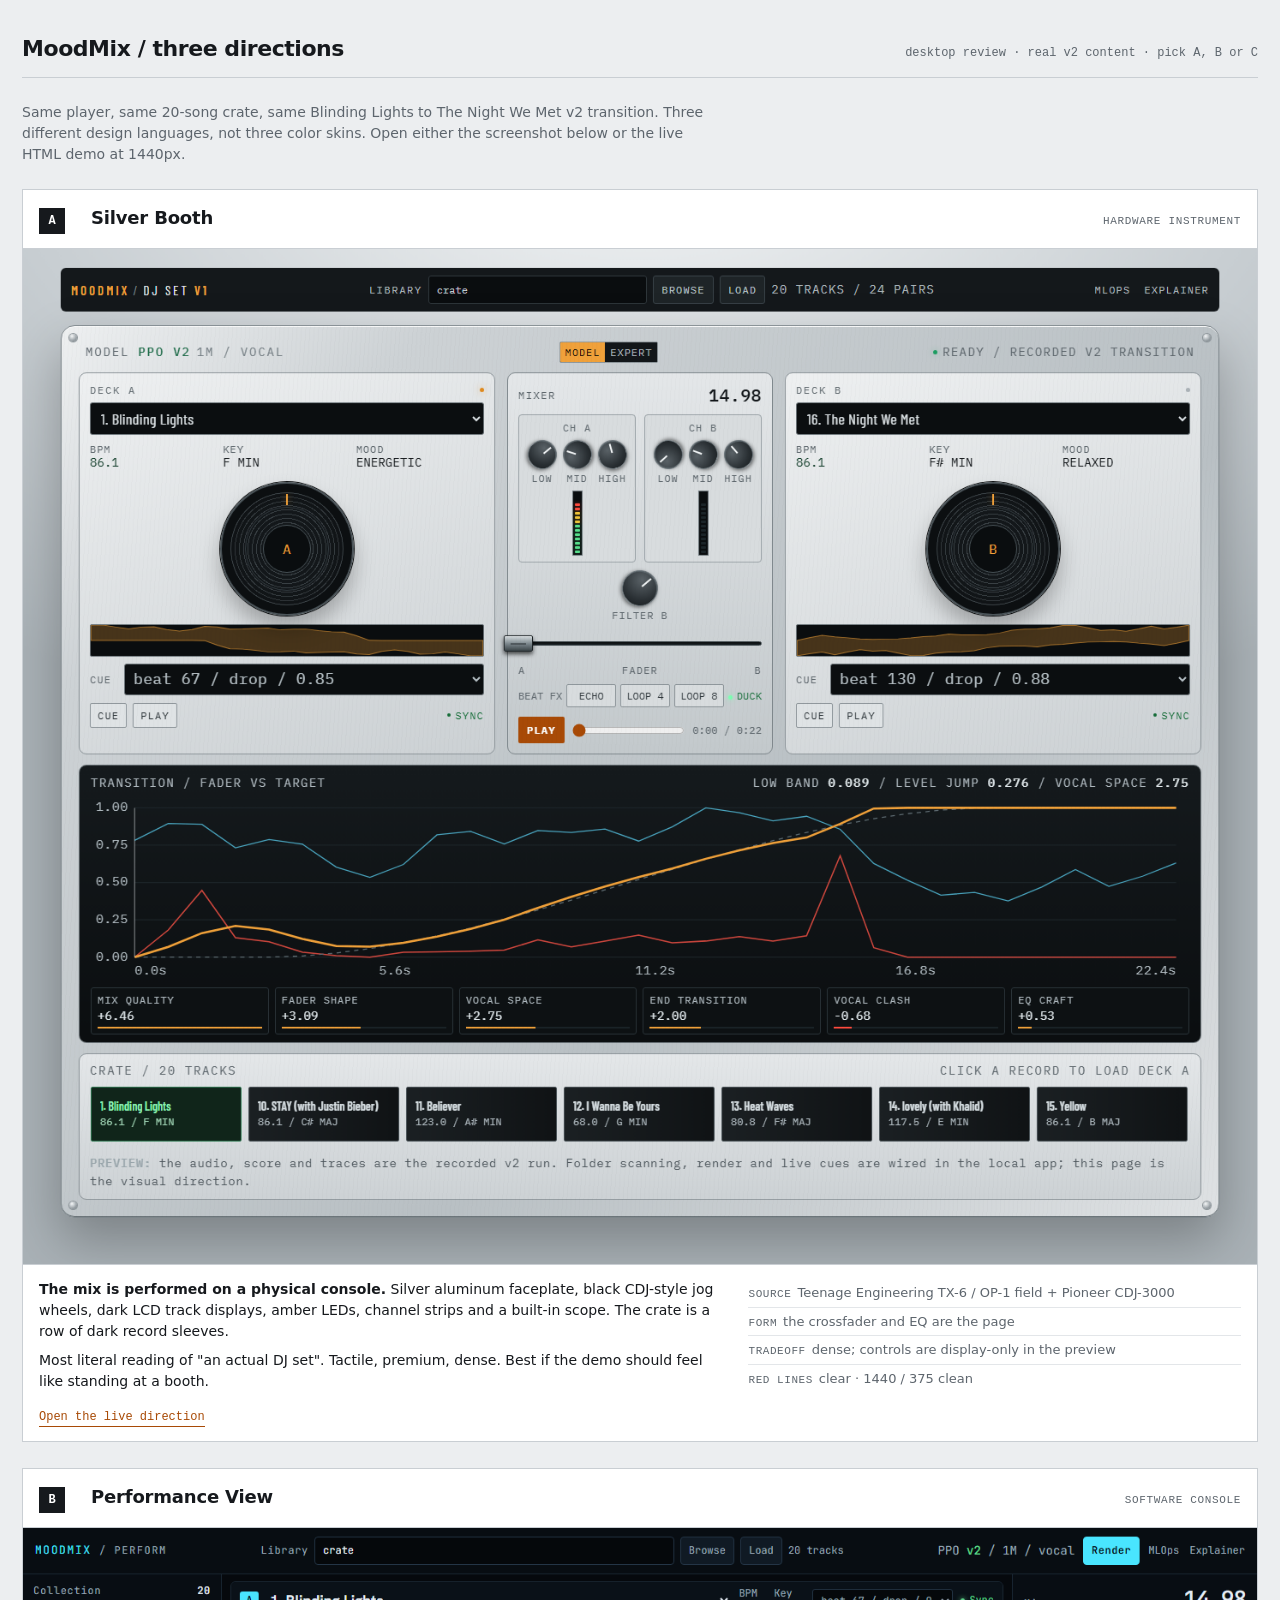
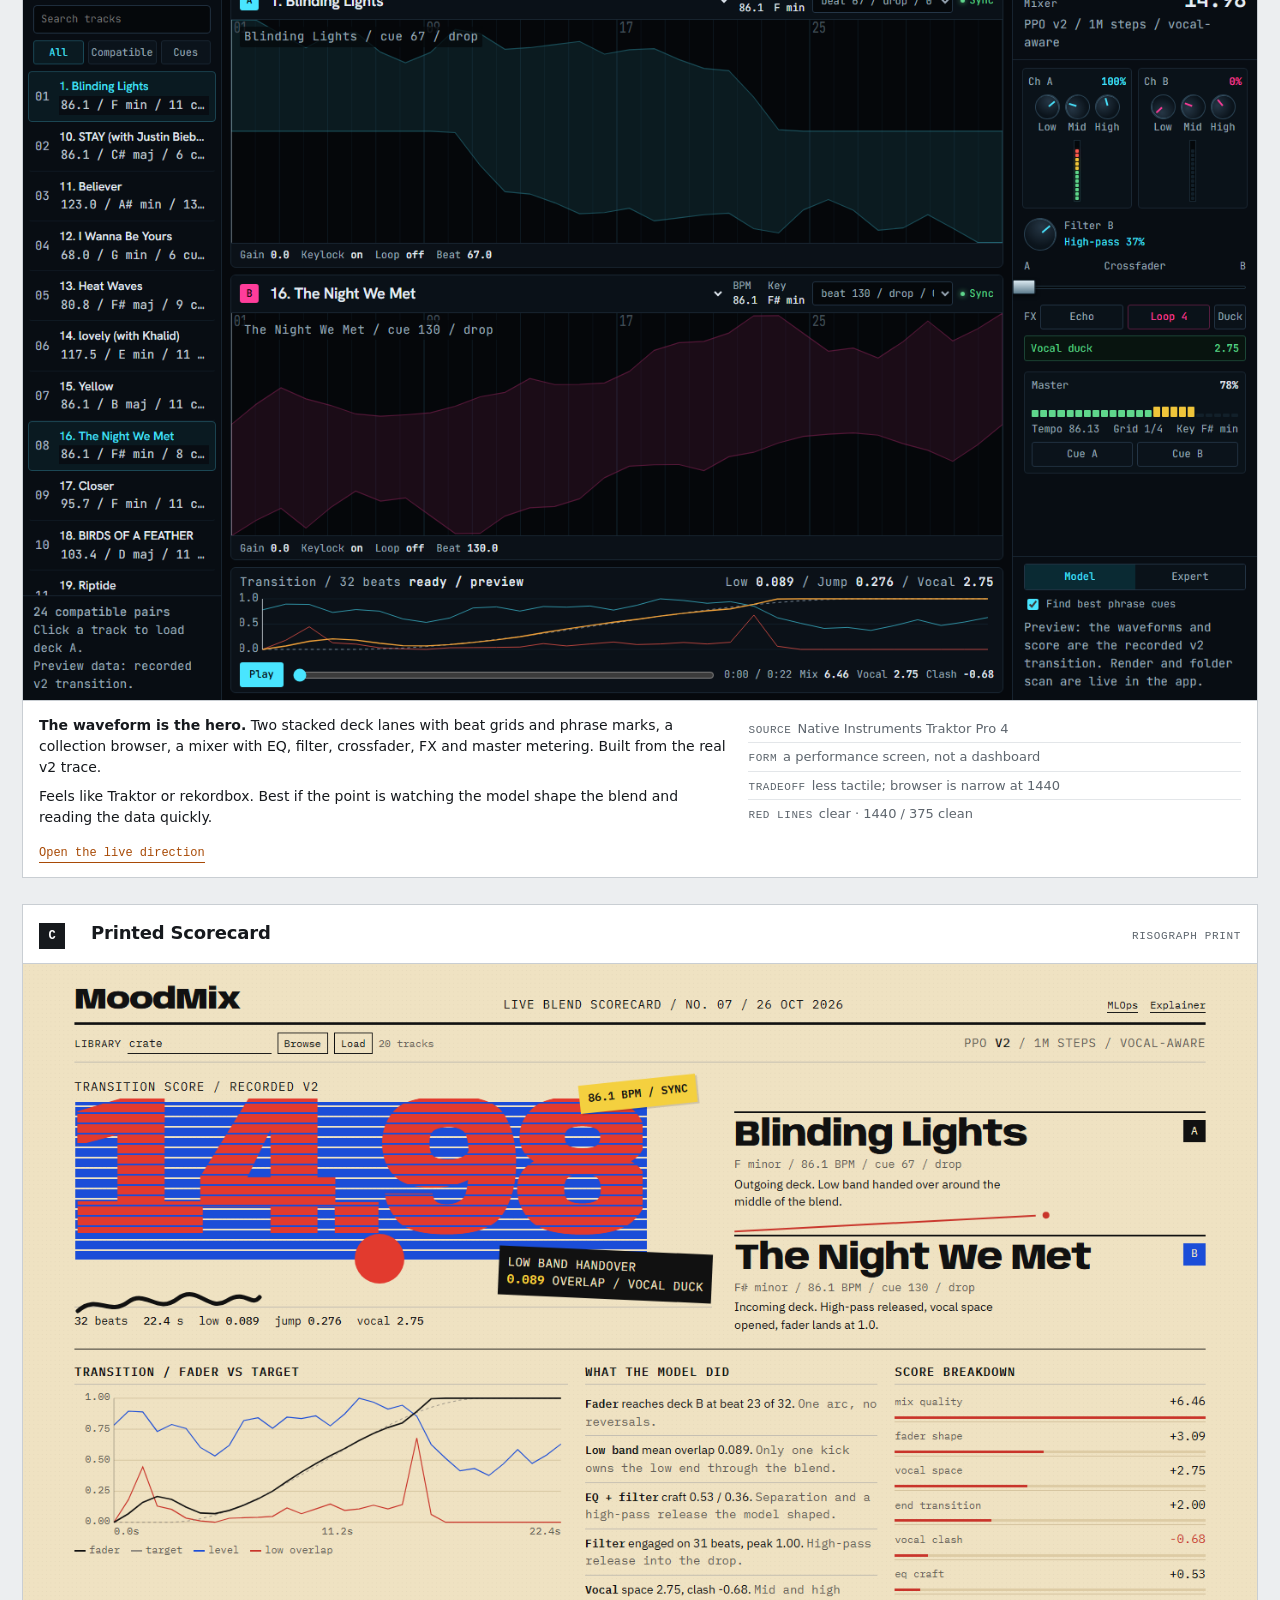
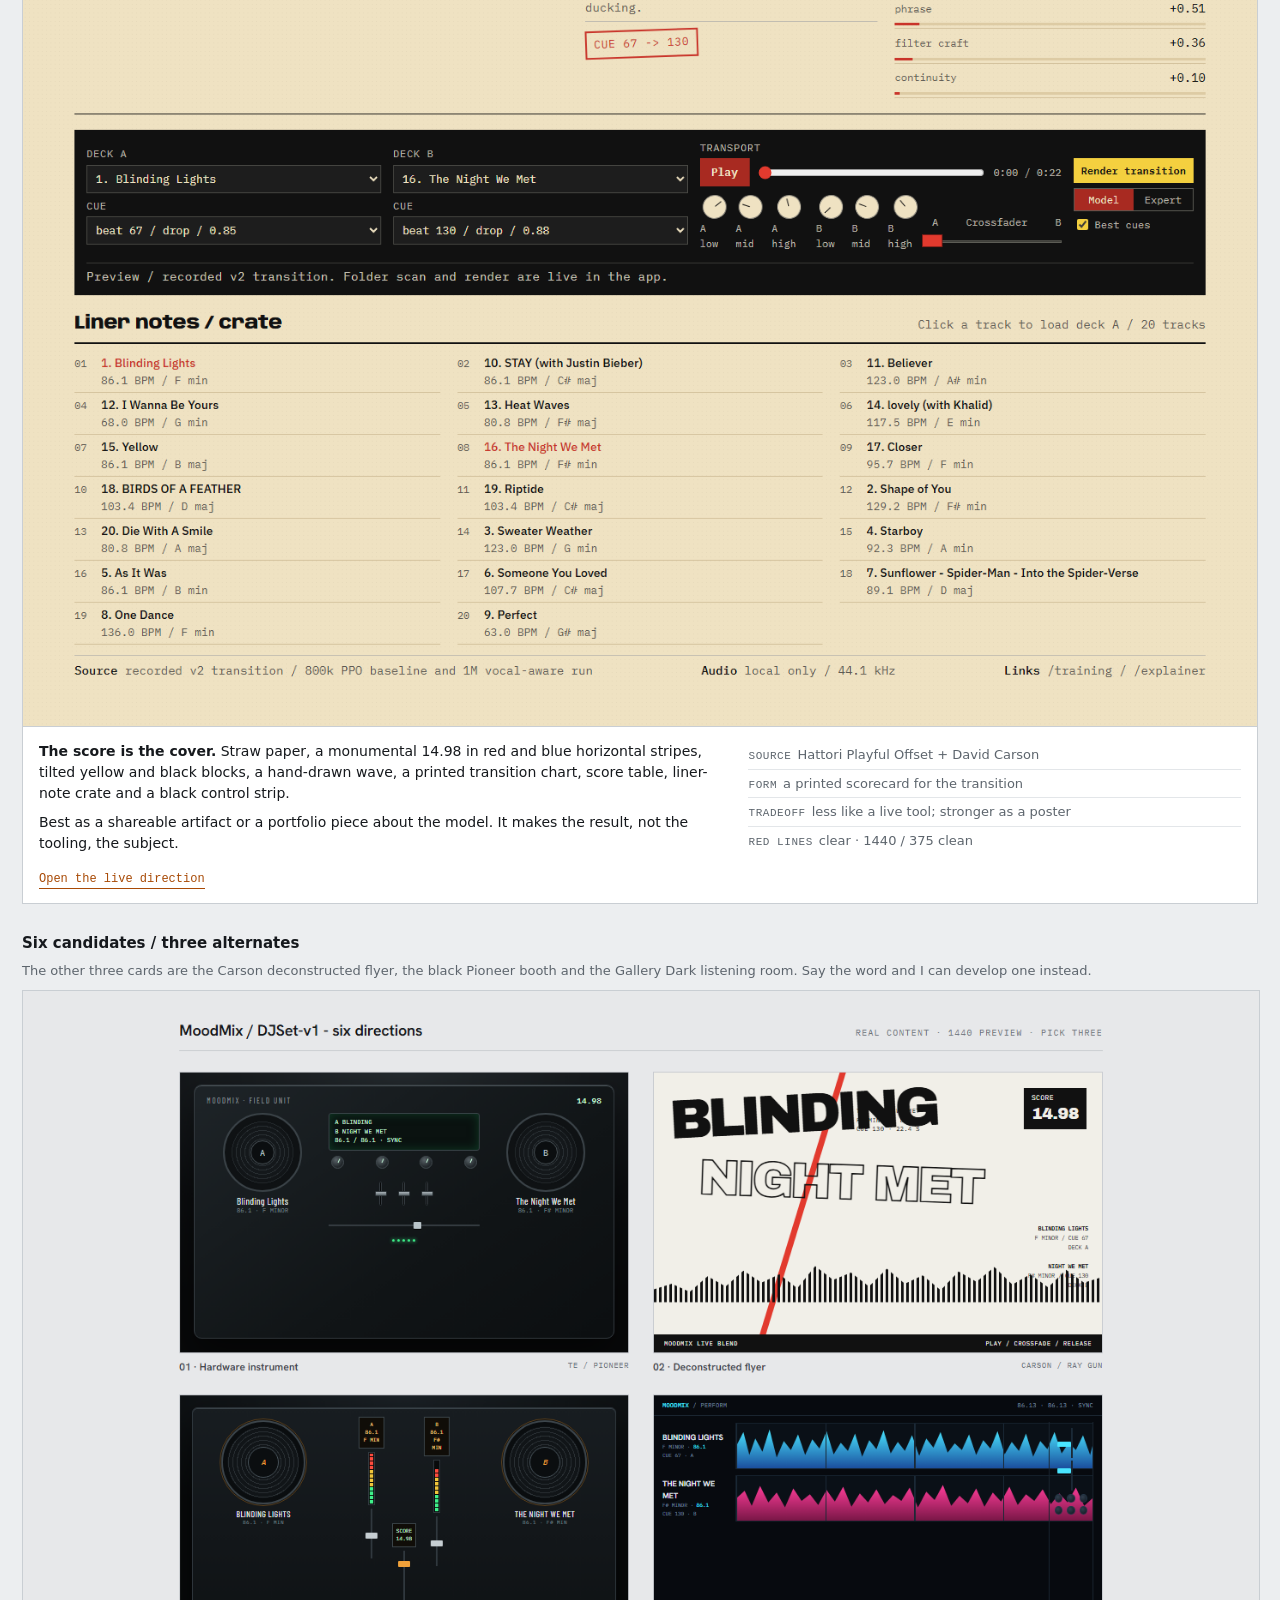
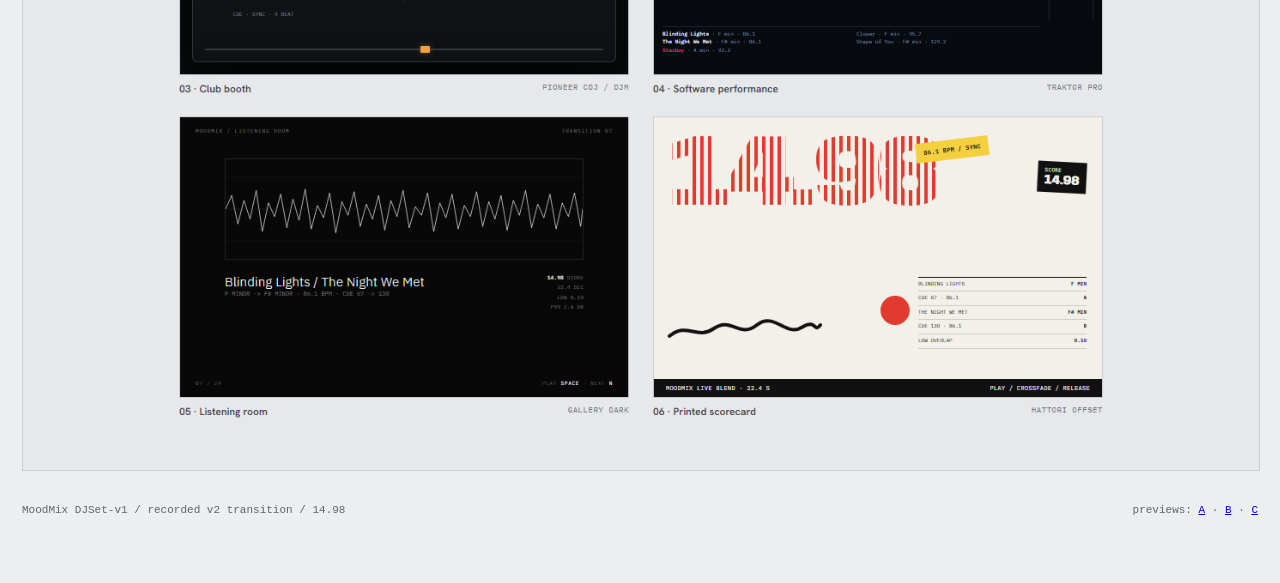
<file: design-demos/options.html>
<!doctype html>
<html lang="en">
<head>
<meta charset="utf-8">
<title>MoodMix - three directions</title>
<style>
  :root{--paper:#eceef0;--ink:#16191d;--muted:#5d656d;--line:#c9ced3;--accent:#a84a06}
  body{margin:0;background:var(--paper);color:var(--ink);
    font-family:system-ui,-apple-system,"Segoe UI",sans-serif;line-height:1.5}
  .wrap{max-width:1240px;margin:0 auto;padding:32px 22px 64px}
  header{display:flex;justify-content:space-between;align-items:baseline;gap:16px;
    border-bottom:1px solid var(--line);padding-bottom:12px;margin-bottom:24px;flex-wrap:wrap}
  h1{font-size:22px;margin:0;letter-spacing:-.02em}
  header span{font-family:ui-monospace,Consolas,monospace;font-size:12px;color:var(--muted)}
  .intro{max-width:78ch;color:var(--muted);font-size:14px;margin:0 0 24px}
  .option{border:1px solid var(--line);background:#fff;margin-bottom:26px}
  .option-head{display:grid;grid-template-columns:40px 1fr auto;gap:12px;
    align-items:baseline;padding:14px 16px;border-bottom:1px solid var(--line)}
  .letter{font-family:ui-monospace,monospace;font-size:12px;font-weight:600;
    color:#fff;background:var(--ink);width:26px;height:26px;display:flex;
    align-items:center;justify-content:center}
  .option h2{font-size:18px;margin:0;letter-spacing:-.01em}
  .option-head .tag{font-family:ui-monospace,monospace;font-size:11px;
    color:var(--muted);text-transform:uppercase;letter-spacing:.06em}
  .option img{display:block;width:100%;height:auto;border-bottom:1px solid var(--line)}
  .option-body{display:grid;grid-template-columns:1.4fr 1fr;gap:20px;padding:14px 16px}
  .option-body p{margin:0 0 8px;font-size:14px}
  .option-body b{font-weight:600}
  .facts{font-size:13px;color:var(--muted)}
  .facts div{padding:4px 0;border-bottom:1px solid #e3e6e9}
  .facts div:last-child{border-bottom:0}
  .facts span{font-family:ui-monospace,monospace;font-size:11px;
    text-transform:uppercase;letter-spacing:.05em;margin-right:6px}
  .open{display:inline-block;margin-top:8px;font-family:ui-monospace,monospace;
    font-size:12px;color:var(--accent);text-decoration:none;border-bottom:1px solid}
  .open:hover{color:var(--ink);border-color:var(--ink)}
  .thumbs{margin-top:28px}
  .thumbs h3{font-size:15px;margin:0 0 6px}
  .thumbs p{font-size:13px;color:var(--muted);margin:0 0 10px}
  .thumbs img{width:100%;height:auto;border:1px solid var(--line);background:#fff}
  footer{margin-top:24px;font-family:ui-monospace,monospace;font-size:11px;
    color:var(--muted);display:flex;justify-content:space-between;gap:12px;flex-wrap:wrap}
  @media(max-width:760px){.option-body{grid-template-columns:1fr}}
</style>
</head>
<body>
<div class="wrap">
  <header>
    <h1>MoodMix / three directions</h1>
    <span>desktop review · real v2 content · pick A, B or C</span>
  </header>
  <p class="intro">
    Same player, same 20-song crate, same Blinding Lights to The Night We Met v2
    transition. Three different design languages, not three color skins. Open either
    the screenshot below or the live HTML demo at 1440px.
  </p>

  <section class="option">
    <div class="option-head">
      <div class="letter">A</div>
      <h2>Silver Booth</h2>
      <div class="tag">hardware instrument</div>
    </div>
    <img src="dir-1-1440.png" alt="Silver Booth hardware console">
    <div class="option-body">
      <div>
        <p><b>The mix is performed on a physical console.</b> Silver aluminum faceplate, black CDJ-style jog wheels, dark LCD track displays, amber LEDs, channel strips and a built-in scope. The crate is a row of dark record sleeves.</p>
        <p>Most literal reading of "an actual DJ set". Tactile, premium, dense. Best if the demo should feel like standing at a booth.</p>
        <a class="open" href="dir-1.html">Open the live direction</a>
      </div>
      <div class="facts">
        <div><span>source</span>Teenage Engineering TX-6 / OP-1 field + Pioneer CDJ-3000</div>
        <div><span>form</span>the crossfader and EQ are the page</div>
        <div><span>tradeoff</span>dense; controls are display-only in the preview</div>
        <div><span>red lines</span>clear · 1440 / 375 clean</div>
      </div>
    </div>
  </section>

  <section class="option">
    <div class="option-head">
      <div class="letter">B</div>
      <h2>Performance View</h2>
      <div class="tag">software console</div>
    </div>
    <img src="dir-2-1440.png" alt="Performance View software console">
    <div class="option-body">
      <div>
        <p><b>The waveform is the hero.</b> Two stacked deck lanes with beat grids and phrase marks, a collection browser, a mixer with EQ, filter, crossfader, FX and master metering. Built from the real v2 trace.</p>
        <p>Feels like Traktor or rekordbox. Best if the point is watching the model shape the blend and reading the data quickly.</p>
        <a class="open" href="dir-2.html">Open the live direction</a>
      </div>
      <div class="facts">
        <div><span>source</span>Native Instruments Traktor Pro 4</div>
        <div><span>form</span>a performance screen, not a dashboard</div>
        <div><span>tradeoff</span>less tactile; browser is narrow at 1440</div>
        <div><span>red lines</span>clear · 1440 / 375 clean</div>
      </div>
    </div>
  </section>

  <section class="option">
    <div class="option-head">
      <div class="letter">C</div>
      <h2>Printed Scorecard</h2>
      <div class="tag">risograph print</div>
    </div>
    <img src="dir-3-1440.png" alt="Printed Scorecard risograph sheet">
    <div class="option-body">
      <div>
        <p><b>The score is the cover.</b> Straw paper, a monumental 14.98 in red and blue horizontal stripes, tilted yellow and black blocks, a hand-drawn wave, a printed transition chart, score table, liner-note crate and a black control strip.</p>
        <p>Best as a shareable artifact or a portfolio piece about the model. It makes the result, not the tooling, the subject.</p>
        <a class="open" href="dir-3.html">Open the live direction</a>
      </div>
      <div class="facts">
        <div><span>source</span>Hattori Playful Offset + David Carson</div>
        <div><span>form</span>a printed scorecard for the transition</div>
        <div><span>tradeoff</span>less like a live tool; stronger as a poster</div>
        <div><span>red lines</span>clear · 1440 / 375 clean</div>
      </div>
    </div>
  </section>

  <section class="thumbs">
    <h3>Six candidates / three alternates</h3>
    <p>The other three cards are the Carson deconstructed flyer, the black Pioneer booth and the Gallery Dark listening room. Say the word and I can develop one instead.</p>
    <img src="thumbs.png" alt="Six direction thumbnails">
  </section>

  <footer>
    <span>MoodMix DJSet-v1 / recorded v2 transition / 14.98</span>
    <span>previews: <a href="dir-1.html">A</a> · <a href="dir-2.html">B</a> · <a href="dir-3.html">C</a></span>
  </footer>
</div>
</body>
</html>
</file>
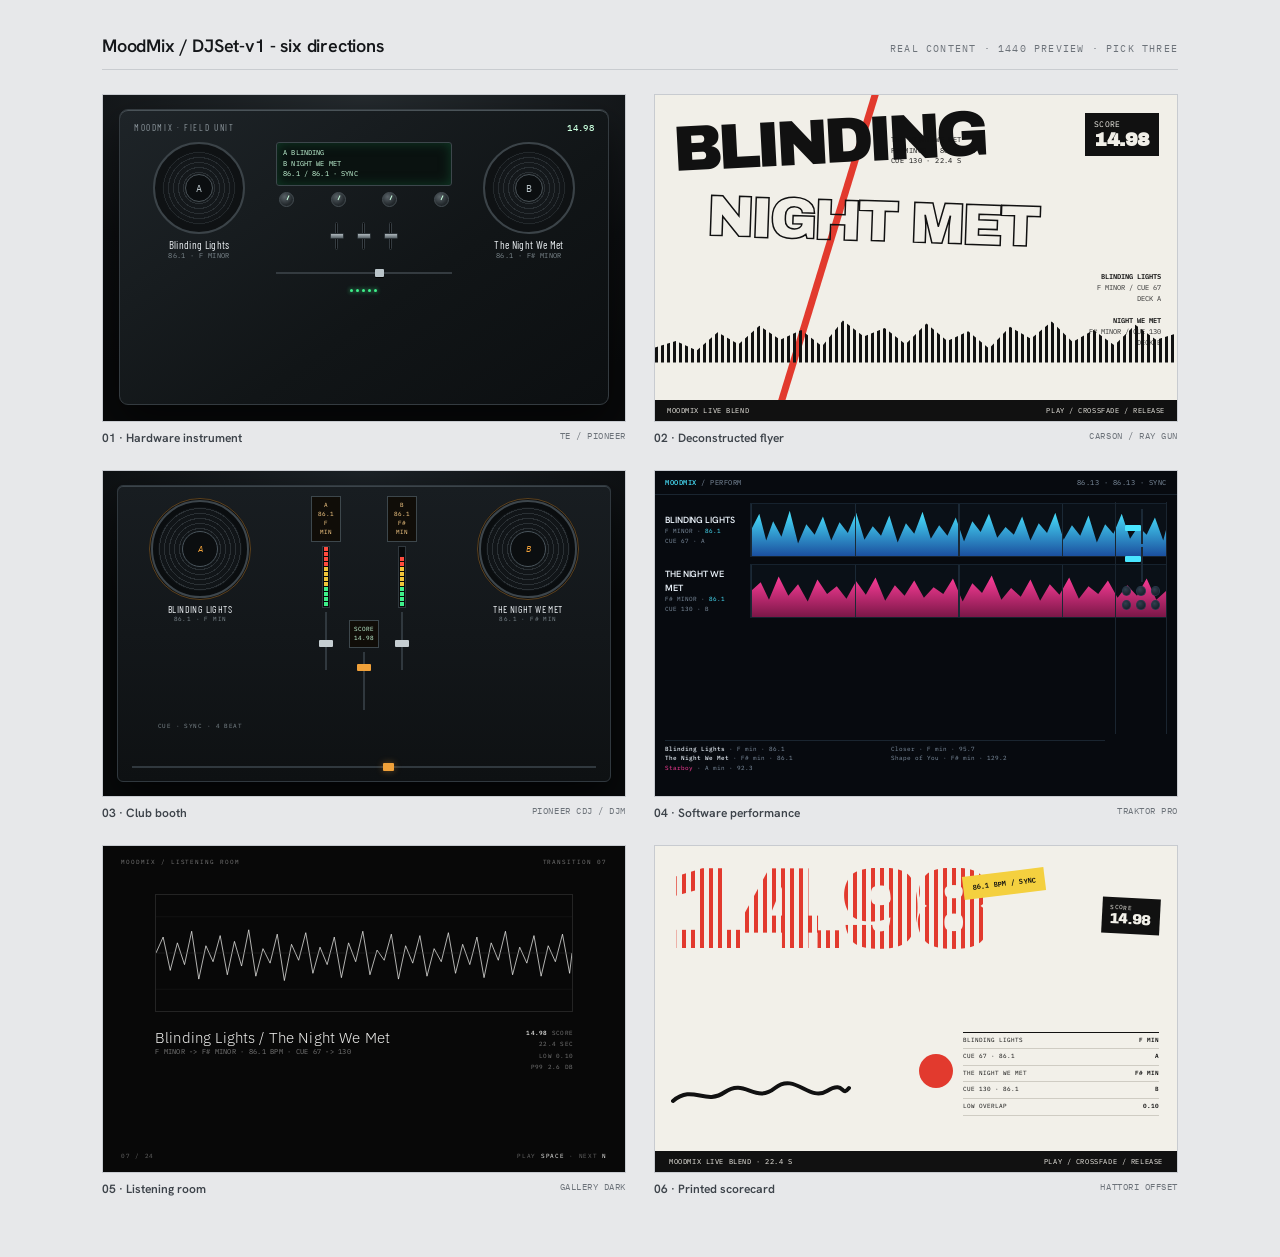
<file: design-demos/thumbs.html>
<!doctype html>
<html lang="en">
<head>
<meta charset="utf-8">
<title>MoodMix - six direction thumbnails</title>
<link rel="preconnect" href="https://fonts.googleapis.com">
<link rel="preconnect" href="https://fonts.gstatic.com" crossorigin>
<link href="https://fonts.googleapis.com/css2?family=Anybody:wdth,wght@50..150,100..900&family=Archivo+Black&family=Barlow+Condensed:wght@400;500;600;700&family=Hanken+Grotesk:wght@400;500;600;700&family=IBM+Plex+Mono:wght@400;500;600&family=IBM+Plex+Sans:wght@300;400;500&display=swap" rel="stylesheet">
<style>
  :root{
    --paper:#e7e8ea; --ink:#15171a; --muted:#6d737a;
    --mono:"IBM Plex Mono",monospace; --cond:"Barlow Condensed",sans-serif;
    --grotesk:"Hanken Grotesk",sans-serif; --display:"Anybody",sans-serif;
    --black:"Archivo Black",sans-serif; --sans:"IBM Plex Sans",sans-serif;
  }
  *{box-sizing:border-box}
  body{margin:0;background:var(--paper);color:var(--ink);font-family:var(--grotesk)}
  .wrap{max-width:1120px;margin:0 auto;padding:34px 22px 60px}
  header{display:flex;justify-content:space-between;align-items:baseline;
    border-bottom:1px solid #c9ccd0;padding-bottom:12px;margin-bottom:24px}
  h1{font-size:18px;margin:0;font-weight:600;letter-spacing:-.01em}
  header span{font-family:var(--mono);font-size:10px;letter-spacing:.12em;
    text-transform:uppercase;color:var(--muted)}
  .grid{display:grid;grid-template-columns:1fr 1fr;gap:24px 28px}
  figure{margin:0}
  .frame{width:100%;aspect-ratio:480/300;position:relative;overflow:hidden;
    border:1px solid #c8cbd0;background:#111}
  figcaption{display:flex;justify-content:space-between;gap:10px;
    padding-top:8px;font-size:12px;color:#3d434a}
  figcaption b{font-weight:600}
  figcaption span{font-family:var(--mono);font-size:9px;color:var(--muted);
    letter-spacing:.06em;text-transform:uppercase}

  /* 01 TE hardware */
  .te{background:radial-gradient(120% 90% at 50% 0%,#252b2f 0%,#0c0e10 62%,#08090a 100%);
    color:#e8edf0;font-family:var(--cond)}
  .te-slab{position:absolute;inset:14px 16px 16px;border:1px solid #343b40;
    border-radius:9px;background:linear-gradient(145deg,#1e2428,#111517 60%,#0c0f11);
    box-shadow:inset 0 1px 0 #4a5358,0 18px 40px #0008;padding:12px 14px}
  .te-top{display:flex;justify-content:space-between;align-items:center;
    font-size:9px;letter-spacing:.18em;text-transform:uppercase;color:#8d979d}
  .te-top b{font-family:var(--mono);font-weight:500;color:#c9ffdd;letter-spacing:.04em}
  .te-decks{display:grid;grid-template-columns:1fr 1.35fr 1fr;gap:12px;margin-top:9px}
  .te-jog{width:92px;height:92px;border-radius:50%;margin:0 auto 5px;
    background:repeating-radial-gradient(circle at 50% 50%,#2b3135 0 1px,#15191c 1px 5px);
    border:2px solid #3b4348;box-shadow:inset 0 0 0 7px #0f1214,inset 0 0 22px #000a;
    display:flex;align-items:center;justify-content:center}
  .te-jog i{width:28px;height:28px;border-radius:50%;background:#0b0e10;
    border:1px solid #4a5358;color:#b9c4c9;font-style:normal;font-family:var(--mono);
    font-size:10px;display:flex;align-items:center;justify-content:center}
  .te-track{font-size:11px;line-height:1.05;text-align:center;letter-spacing:.03em}
  .te-track small{display:block;font-family:var(--mono);font-size:6.5px;
    color:#7d888e;letter-spacing:.06em;margin-top:2px}
  .te-mid{display:flex;flex-direction:column;gap:6px}
  .te-oled{border:1px solid #3d474c;border-radius:3px;background:#0a1210;
    color:#c9ffdd;font-family:var(--mono);font-size:7px;line-height:1.5;
    padding:5px 6px;letter-spacing:.02em;box-shadow:inset 0 0 12px #0f3a25}
  .te-knobs{display:flex;justify-content:space-between;padding:0 3px}
  .te-knob{width:15px;height:15px;border-radius:50%;
    background:radial-gradient(circle at 36% 30%,#596267,#252b2f 62%,#14181a);
    border:1px solid #454e53;position:relative}
  .te-knob::after{content:"";position:absolute;left:50%;top:2px;width:1px;height:5px;
    background:#c9ffdd;transform:translateX(-50%) rotate(24deg);transform-origin:bottom}
  .te-faders{display:flex;justify-content:center;gap:9px;margin-top:1px}
  .te-fader{width:18px;height:44px;position:relative;display:flex;justify-content:center}
  .te-fader i{position:absolute;top:8px;width:3px;height:28px;background:#080a0b;
    border:1px solid #343b40;border-radius:2px}
  .te-fader b{position:absolute;top:19px;width:14px;height:6px;border-radius:1px;
    background:linear-gradient(#aeb7bc,#5c666b);border:1px solid #2c3337}
  .te-cross{margin-top:5px;height:9px;position:relative}
  .te-cross i{position:absolute;left:0;right:0;top:3px;height:2px;background:#080a0b;
    border:1px solid #343b40}
  .te-cross b{position:absolute;left:56%;top:0;width:9px;height:8px;
    background:#b9c4c9;border-radius:1px;box-shadow:0 1px 0 #000}
  .te-leds{display:flex;gap:3px;margin-top:5px;justify-content:center}
  .te-leds i{width:3px;height:3px;border-radius:50%;background:#3ef08a;box-shadow:0 0 4px #3ef08a}

  /* 02 Carson print */
  .carson{background:#f1efe8;color:#111;font-family:var(--black)}
  .car-slash{position:absolute;left:31%;top:-10%;width:7px;height:130%;
    background:#e23a2e;transform:rotate(17deg)}
  .car-a{position:absolute;left:18px;top:22px;font-size:64px;line-height:.78;
    letter-spacing:-.08em;transform:rotate(-3deg)}
  .car-b{position:absolute;left:52px;top:104px;font-size:58px;line-height:.78;
    letter-spacing:-.07em;color:transparent;-webkit-text-stroke:1.5px #111;
    transform:rotate(2deg)}
  .car-sub{position:absolute;left:236px;top:40px;font-family:var(--mono);
    font-size:7px;line-height:1.5;letter-spacing:.06em;width:100px}
  .car-score{position:absolute;right:18px;top:18px;background:#111;color:#f1efe8;
    padding:6px 9px;font-family:var(--mono);font-size:8px;letter-spacing:.05em}
  .car-score b{display:block;font-family:var(--black);font-size:19px;letter-spacing:-.02em}
  .car-wave{position:absolute;left:0;right:0;bottom:58px;height:54px;
    background:repeating-linear-gradient(90deg,#111 0 3px,transparent 3px 6px);
    clip-path:polygon(0 72%,4% 60%,8% 78%,12% 44%,16% 66%,20% 32%,24% 58%,28% 40%,32% 70%,36% 22%,40% 52%,44% 36%,48% 66%,52% 28%,56% 60%,60% 42%,64% 74%,68% 34%,72% 56%,76% 24%,80% 62%,84% 40%,88% 68%,92% 30%,96% 58%,100% 46%,100% 100%,0 100%)}
  .car-foot{position:absolute;left:0;right:0;bottom:0;background:#111;color:#f1efe8;
    font-family:var(--mono);font-size:7px;letter-spacing:.08em;padding:6px 12px;
    display:flex;justify-content:space-between;text-transform:uppercase}
  .car-list{position:absolute;right:16px;bottom:72px;font-family:var(--mono);
    font-size:6.5px;line-height:1.7;text-align:right;color:#333}
  .car-list b{font-weight:600;color:#111}

  /* 03 Pioneer hardware */
  .pio{background:radial-gradient(110% 80% at 50% 0%,#1c2227,#080a0b 65%);color:#e9edf0}
  .pio-console{position:absolute;inset:14px;border:1px solid #30383e;border-radius:6px;
    background:linear-gradient(180deg,#181d21,#0e1113);box-shadow:inset 0 1px 0 #3b444a,0 18px 40px #000a;
    padding:10px 12px;display:grid;grid-template-columns:1fr 1.2fr 1fr;gap:10px}
  .pio-deck{position:relative;text-align:center;font-family:var(--cond)}
  .pio-jog{width:98px;height:98px;border-radius:50%;margin:4px auto 6px;
    background:repeating-radial-gradient(circle,#2a3034 0 1px,#111518 1px 5px);
    border:2px solid #3d464c;box-shadow:inset 0 0 0 5px #0a0d0f,0 0 0 2px #111;
    display:flex;align-items:center;justify-content:center;position:relative}
  .pio-jog::after{content:"";position:absolute;inset:-4px;border-radius:50%;
    border:1px solid #f0a13a55}
  .pio-jog i{width:36px;height:36px;border-radius:50%;background:#0b0e10;
    border:1px solid #4a555c;display:flex;align-items:center;justify-content:center;
    font-family:var(--mono);font-size:9px;color:#f0a13a}
  .pio-name{font-size:10px;letter-spacing:.04em;line-height:1.05}
  .pio-name small{display:block;font-family:var(--mono);font-size:6px;color:#7d888e;margin-top:2px}
  .pio-mixer{display:flex;gap:8px;justify-content:center}
  .pio-strip{width:30px;display:flex;flex-direction:column;align-items:center;gap:4px}
  .pio-vu{width:8px;height:62px;background:#080a0b;border:1px solid #30383e;
    display:flex;flex-direction:column-reverse;gap:1px;padding:1px}
  .pio-vu i{height:4px;background:#3ef08a}
  .pio-vu i:nth-child(n+5){background:#f0c53a}
  .pio-vu i:nth-child(n+9){background:#ff4b3e}
  .pio-fader{width:20px;height:58px;position:relative}
  .pio-fader i{position:absolute;left:9px;top:0;bottom:0;width:2px;background:#080a0b;border:1px solid #30383e}
  .pio-fader b{position:absolute;left:3px;top:28px;width:14px;height:7px;background:#c6ced2;border-radius:1px}
  .pio-oled{font-family:var(--mono);font-size:6px;color:#ffd18a;border:1px solid #3d474c;
    background:#100d08;padding:4px;letter-spacing:.02em;line-height:1.5;text-align:center}
  .pio-cross{position:absolute;left:14px;right:14px;bottom:9px;height:9px}
  .pio-cross i{position:absolute;left:0;right:0;top:3px;height:2px;background:#080a0b;border:1px solid #30383e}
  .pio-cross b{position:absolute;left:54%;top:0;width:11px;height:8px;background:#f0a13a;border-radius:1px;box-shadow:0 0 7px #f0a13a66}
  .pio-cue{font-family:var(--mono);font-size:5.5px;color:#7d888e;letter-spacing:.08em;text-align:center;margin-top:2px}

  /* 04 Traktor software */
  .traktor{background:#070a0f;color:#e6eef6;font-family:var(--grotesk)}
  .tk-top{display:flex;justify-content:space-between;align-items:center;
    padding:7px 10px;border-bottom:1px solid #1a2530;font-family:var(--mono);
    font-size:6.5px;color:#7f8fa0;letter-spacing:.08em}
  .tk-top b{color:#49e5ff;font-weight:500}
  .tk-lanes{padding:8px 10px 4px}
  .tk-deck{display:grid;grid-template-columns:78px 1fr;gap:7px;align-items:center;margin-bottom:7px}
  .tk-head{font-family:var(--mono);font-size:6px;line-height:1.6;color:#7f8fa0}
  .tk-head b{display:block;font-family:var(--grotesk);font-size:9px;color:#e6eef6;font-weight:600;letter-spacing:-.01em}
  .tk-head em{font-style:normal;color:#49e5ff}
  .tk-wave{height:54px;background:#0a1017;border:1px solid #16222e;position:relative;overflow:hidden}
  .tk-wave svg{width:100%;height:100%;display:block}
  .tk-grid{position:absolute;inset:0;background:repeating-linear-gradient(90deg,#1b2936 0 1px,transparent 1px 25%)}
  .tk-mixer{position:absolute;right:10px;top:31px;bottom:62px;width:52px;
    border-left:1px solid #1a2530;border-right:1px solid #1a2530;padding:4px 6px}
  .tk-fader{height:35px;position:relative;margin:3px 0}
  .tk-fader i{position:absolute;left:50%;top:0;bottom:0;width:2px;background:#06090c;border:1px solid #1b2936}
  .tk-fader b{position:absolute;left:3px;top:16px;width:16px;height:6px;background:#49e5ff;border-radius:1px}
  .tk-knobs{display:flex;gap:5px;margin-top:4px}
  .tk-knob{width:10px;height:10px;border-radius:50%;background:radial-gradient(circle at 35% 30%,#31404f,#101820);
    border:1px solid #26384a}
  .tk-browser{position:absolute;left:10px;right:72px;bottom:8px;height:48px;
    border-top:1px solid #1a2530;padding-top:4px;font-family:var(--mono);font-size:6px;
    color:#7f8fa0;line-height:1.55;columns:2;column-gap:12px}
  .tk-browser b{color:#e6eef6;font-weight:500}
  .tk-browser .hot{color:#ff3d9a}

  /* 05 Gallery dark */
  .gallery{background:#080808;color:#f1f1ef;font-family:var(--sans)}
  .g-top{display:flex;justify-content:space-between;padding:12px 18px;
    font-family:var(--mono);font-size:6px;letter-spacing:.16em;text-transform:uppercase;color:#777}
  .g-art{position:absolute;left:52px;right:52px;top:48px;height:118px;border:1px solid #242424}
  .g-art svg{width:100%;height:100%}
  .g-title{position:absolute;left:52px;top:182px;font-size:15px;font-weight:300;letter-spacing:.01em}
  .g-sub{position:absolute;left:52px;top:201px;font-family:var(--mono);font-size:6.5px;color:#777;letter-spacing:.04em}
  .g-meta{position:absolute;right:52px;top:182px;text-align:right;font-family:var(--mono);
    font-size:6px;line-height:1.9;color:#777;letter-spacing:.04em}
  .g-meta b{color:#f1f1ef;font-weight:500}
  .g-foot{position:absolute;left:18px;right:18px;bottom:12px;display:flex;
    justify-content:space-between;font-family:var(--mono);font-size:6px;
    letter-spacing:.12em;color:#666;text-transform:uppercase}
  .g-foot b{color:#f1f1ef;font-weight:400}

  /* 06 Hattori print */
  .hattori{background:#f2f0e9;color:#111;font-family:var(--black);overflow:hidden}
  .h-num-wrap{position:absolute;left:18px;top:22px;line-height:.8}
  .h-num{font-family:var(--display);font-size:118px;font-weight:900;letter-spacing:-.06em;
    background:repeating-linear-gradient(90deg,#e23a2e 0 4px,transparent 4px 9px);
    -webkit-background-clip:text;background-clip:text;color:transparent;display:block}
  .h-num.blue{position:absolute;left:3px;top:3px;color:transparent;
    background:repeating-linear-gradient(90deg,#1b4dd8 0 4px,transparent 4px 9px);
    -webkit-background-clip:text;background-clip:text;z-index:-1}
  .h-yellow{position:absolute;right:132px;top:26px;background:#f4d03f;
    transform:rotate(-7deg);padding:7px 9px;font-family:var(--mono);font-size:7px;
    font-weight:600;letter-spacing:.04em}
  .h-black{position:absolute;right:18px;top:52px;background:#111;color:#f2f0e9;
    padding:6px 8px;font-family:var(--mono);font-size:6px;letter-spacing:.05em;
    transform:rotate(3deg)}
  .h-black b{display:block;font-family:var(--display);font-size:15px;font-weight:800;letter-spacing:-.02em}
  .h-red{position:absolute;right:224px;bottom:84px;width:34px;height:34px;border-radius:50%;background:#e23a2e}
  .h-wave{position:absolute;left:16px;bottom:64px;width:180px;height:32px}
  .h-table{position:absolute;right:18px;bottom:56px;width:196px;font-family:var(--mono);
    font-size:6px;line-height:1.6;border-top:1px solid #111}
  .h-row{display:flex;justify-content:space-between;border-bottom:1px solid #cfccc3;padding:3px 0}
  .h-row b{font-weight:600}
  .h-foot{position:absolute;left:0;right:0;bottom:0;background:#111;color:#f2f0e9;
    font-family:var(--mono);font-size:6.5px;letter-spacing:.09em;text-transform:uppercase;
    padding:6px 14px;display:flex;justify-content:space-between}
  @media(max-width:900px){.grid{grid-template-columns:1fr}}
</style>
</head>
<body>
<div class="wrap">
  <header>
    <h1>MoodMix / DJSet-v1 - six directions</h1>
    <span>real content · 1440 preview · pick three</span>
  </header>
  <div class="grid">

    <figure>
      <div class="frame te">
        <div class="te-slab">
          <div class="te-top"><span>MOODMIX · field unit</span><b>14.98</b></div>
          <div class="te-decks">
            <div>
              <div class="te-jog"><i>A</i></div>
              <div class="te-track">Blinding Lights<small>86.1 · F MINOR</small></div>
            </div>
            <div class="te-mid">
              <div class="te-oled">A  BLINDING<br>B  NIGHT WE MET<br>86.1 / 86.1 · SYNC</div>
              <div class="te-knobs">
                <div class="te-knob"></div><div class="te-knob"></div>
                <div class="te-knob"></div><div class="te-knob"></div>
              </div>
              <div class="te-faders"><div class="te-fader"><i></i><b></b></div><div class="te-fader"><i></i><b></b></div><div class="te-fader"><i></i><b></b></div></div>
              <div class="te-cross"><i></i><b></b></div>
              <div class="te-leds"><i></i><i></i><i></i><i></i><i></i></div>
            </div>
            <div>
              <div class="te-jog"><i>B</i></div>
              <div class="te-track">The Night We Met<small>86.1 · F# MINOR</small></div>
            </div>
          </div>
        </div>
      </div>
      <figcaption><b>01 · Hardware instrument</b><span>TE / Pioneer</span></figcaption>
    </figure>

    <figure>
      <div class="frame carson">
        <div class="car-slash"></div>
        <div class="car-a">BLINDING</div>
        <div class="car-b">NIGHT MET</div>
        <div class="car-sub">THE NIGHT WE MET<br>F# MINOR · 86.1 BPM<br>CUE 130 · 22.4 S</div>
        <div class="car-score">SCORE<b>14.98</b></div>
        <div class="car-list"><b>BLINDING LIGHTS</b><br>F MINOR / CUE 67<br>DECK A<br><br><b>NIGHT WE MET</b><br>F# MINOR / CUE 130<br>DECK B</div>
        <div class="car-wave"></div>
        <div class="car-foot"><span>MoodMix live blend</span><span>Play / crossfade / release</span></div>
      </div>
      <figcaption><b>02 · Deconstructed flyer</b><span>Carson / Ray Gun</span></figcaption>
    </figure>

    <figure>
      <div class="frame pio">
        <div class="pio-console">
          <div class="pio-deck">
            <div class="pio-jog"><i>A</i></div>
            <div class="pio-name">BLINDING LIGHTS<small>86.1 · F MIN</small></div>
          </div>
          <div class="pio-mixer">
            <div class="pio-strip">
              <div class="pio-oled">A 86.1<br>F MIN</div>
              <div class="pio-vu"><i></i><i></i><i></i><i></i><i></i><i></i><i></i><i></i><i></i><i></i><i></i><i></i></div>
              <div class="pio-fader"><i></i><b></b></div>
            </div>
            <div class="pio-strip" style="justify-content:flex-end">
              <div class="pio-oled" style="color:#c9ffdd">SCORE<br>14.98</div>
              <div class="pio-fader"><i></i><b style="top:12px;background:#f0a13a"></b></div>
            </div>
            <div class="pio-strip">
              <div class="pio-oled">B 86.1<br>F# MIN</div>
              <div class="pio-vu"><i></i><i></i><i></i><i></i><i></i><i></i><i></i><i></i><i></i><i></i></div>
              <div class="pio-fader"><i></i><b></b></div>
            </div>
          </div>
          <div class="pio-deck">
            <div class="pio-jog"><i>B</i></div>
            <div class="pio-name">THE NIGHT WE MET<small>86.1 · F# MIN</small></div>
          </div>
          <div class="pio-cross"><i></i><b></b></div>
          <div class="pio-cue">CUE · SYNC · 4 BEAT</div>
        </div>
      </div>
      <figcaption><b>03 · Club booth</b><span>Pioneer CDJ / DJM</span></figcaption>
    </figure>

    <figure>
      <div class="frame traktor">
        <div class="tk-top"><span><b>MOODMIX</b> / PERFORM</span><span>86.13 · 86.13 · SYNC</span></div>
        <div class="tk-lanes">
          <div class="tk-deck">
            <div class="tk-head"><b>BLINDING LIGHTS</b>F MINOR · <em>86.1</em><br>CUE 67 · A</div>
            <div class="tk-wave">
              <div class="tk-grid"></div>
              <svg viewBox="0 0 300 54" preserveAspectRatio="none">
                <defs><linearGradient id="w1" x1="0" x2="0" y1="0" y2="1"><stop offset="0" stop-color="#49e5ff"/><stop offset="1" stop-color="#1b4f9e"/></linearGradient></defs>
                <path d="M0 27 L6 10 L11 38 L16 18 L22 34 L28 7 L34 41 L40 21 L46 32 L52 13 L58 38 L64 19 L70 30 L76 9 L82 37 L88 23 L94 33 L100 12 L106 40 L112 20 L118 31 L124 8 L130 36 L136 22 L142 33 L148 14 L154 39 L160 18 L166 29 L172 10 L178 35 L184 24 L190 32 L196 13 L202 38 L208 20 L214 30 L220 9 L226 37 L232 22 L238 33 L244 12 L250 40 L256 21 L262 31 L268 10 L274 36 L280 23 L286 32 L292 14 L298 38 L300 27 L300 54 L0 54 Z" fill="url(#w1)"/>
              </svg>
            </div>
          </div>
          <div class="tk-deck">
            <div class="tk-head"><b>THE NIGHT WE MET</b>F# MINOR · <em>86.1</em><br>CUE 130 · B</div>
            <div class="tk-wave">
              <div class="tk-grid"></div>
              <svg viewBox="0 0 300 54" preserveAspectRatio="none">
                <defs><linearGradient id="w2" x1="0" x2="0" y1="0" y2="1"><stop offset="0" stop-color="#ff3d9a"/><stop offset="1" stop-color="#7a1747"/></linearGradient></defs>
                <path d="M0 27 L7 18 L13 36 L20 12 L27 32 L34 20 L41 38 L48 15 L55 30 L62 22 L69 35 L76 17 L83 31 L90 13 L97 37 L104 21 L111 32 L118 16 L125 34 L132 23 L139 30 L146 14 L153 38 L160 19 L167 29 L174 11 L181 36 L188 24 L195 33 L202 15 L209 37 L216 20 L223 31 L230 13 L237 35 L244 22 L251 30 L258 16 L265 34 L272 21 L279 32 L286 14 L293 36 L300 27 L300 54 L0 54 Z" fill="url(#w2)"/>
              </svg>
            </div>
          </div>
        </div>
        <div class="tk-mixer">
          <div class="tk-fader"><i></i><b></b></div>
          <div class="tk-fader"><i></i><b style="top:9px"></b></div>
          <div class="tk-knobs"><div class="tk-knob"></div><div class="tk-knob"></div><div class="tk-knob"></div></div>
          <div class="tk-knobs"><div class="tk-knob"></div><div class="tk-knob"></div><div class="tk-knob"></div></div>
        </div>
        <div class="tk-browser"><b>Blinding Lights</b> · F min · 86.1<br><b>The Night We Met</b> · F# min · 86.1<br><span class="hot">Starboy</span> · A min · 92.3<br>Closer · F min · 95.7<br>Shape of You · F# min · 129.2</div>
      </div>
      <figcaption><b>04 · Software performance</b><span>Traktor Pro</span></figcaption>
    </figure>

    <figure>
      <div class="frame gallery">
        <div class="g-top"><span>MOODMIX / LISTENING ROOM</span><span>TRANSITION 07</span></div>
        <div class="g-art">
          <svg viewBox="0 0 700 160" preserveAspectRatio="none">
            <path d="M0 80 L12 58 L24 104 L36 66 L48 96 L60 50 L72 116 L84 70 L96 92 L108 56 L120 110 L132 64 L144 98 L156 48 L168 112 L180 74 L192 94 L204 54 L216 118 L228 68 L240 90 L252 52 L264 108 L276 72 L288 96 L300 58 L312 114 L324 66 L336 92 L348 50 L360 110 L372 76 L384 90 L396 54 L408 116 L420 70 L432 94 L444 56 L456 112 L468 74 L480 92 L492 52 L504 108 L516 68 L528 96 L540 58 L552 114 L564 66 L576 90 L588 50 L600 110 L612 72 L624 94 L636 56 L648 112 L660 70 L672 92 L684 54 L696 108 L700 80" fill="none" stroke="#f1f1ef" stroke-width="1.1"/>
            <line x1="0" y1="80" x2="700" y2="80" stroke="#333" stroke-width=".6"/>
            <line x1="0" y1="30" x2="700" y2="30" stroke="#222" stroke-width=".6"/>
            <line x1="0" y1="130" x2="700" y2="130" stroke="#222" stroke-width=".6"/>
          </svg>
        </div>
        <div class="g-title">Blinding Lights / The Night We Met</div>
        <div class="g-sub">F MINOR -> F# MINOR · 86.1 BPM · CUE 67 -> 130</div>
        <div class="g-meta"><b>14.98</b> SCORE<br>22.4 SEC<br>LOW 0.10<br>P99 2.6 DB</div>
        <div class="g-foot"><span>07 / 24</span><span>PLAY <b>SPACE</b> · NEXT <b>N</b></span></div>
      </div>
      <figcaption><b>05 · Listening room</b><span>Gallery Dark</span></figcaption>
    </figure>

    <figure>
      <div class="frame hattori">
        <div class="h-num-wrap"><span class="h-num blue">14.98</span><span class="h-num">14.98</span></div>
        <div class="h-yellow">86.1 BPM / SYNC</div>
        <div class="h-black">SCORE<b>14.98</b></div>
        <div class="h-red"></div>
        <svg class="h-wave" viewBox="0 0 180 32"><path d="M2 25 C22 8,34 30,54 16 S84 28,104 12 S138 26,156 15 S170 22,178 12" fill="none" stroke="#111" stroke-width="4" stroke-linecap="round"/></svg>
        <div class="h-table">
          <div class="h-row"><span>BLINDING LIGHTS</span><b>F MIN</b></div>
          <div class="h-row"><span>CUE 67 · 86.1</span><b>A</b></div>
          <div class="h-row"><span>THE NIGHT WE MET</span><b>F# MIN</b></div>
          <div class="h-row"><span>CUE 130 · 86.1</span><b>B</b></div>
          <div class="h-row"><span>LOW OVERLAP</span><b>0.10</b></div>
        </div>
        <div class="h-foot"><span>MoodMix live blend · 22.4 s</span><span>Play / crossfade / release</span></div>
      </div>
      <figcaption><b>06 · Printed scorecard</b><span>Hattori offset</span></figcaption>
    </figure>

  </div>
</div>
</body>
</html>
</file>
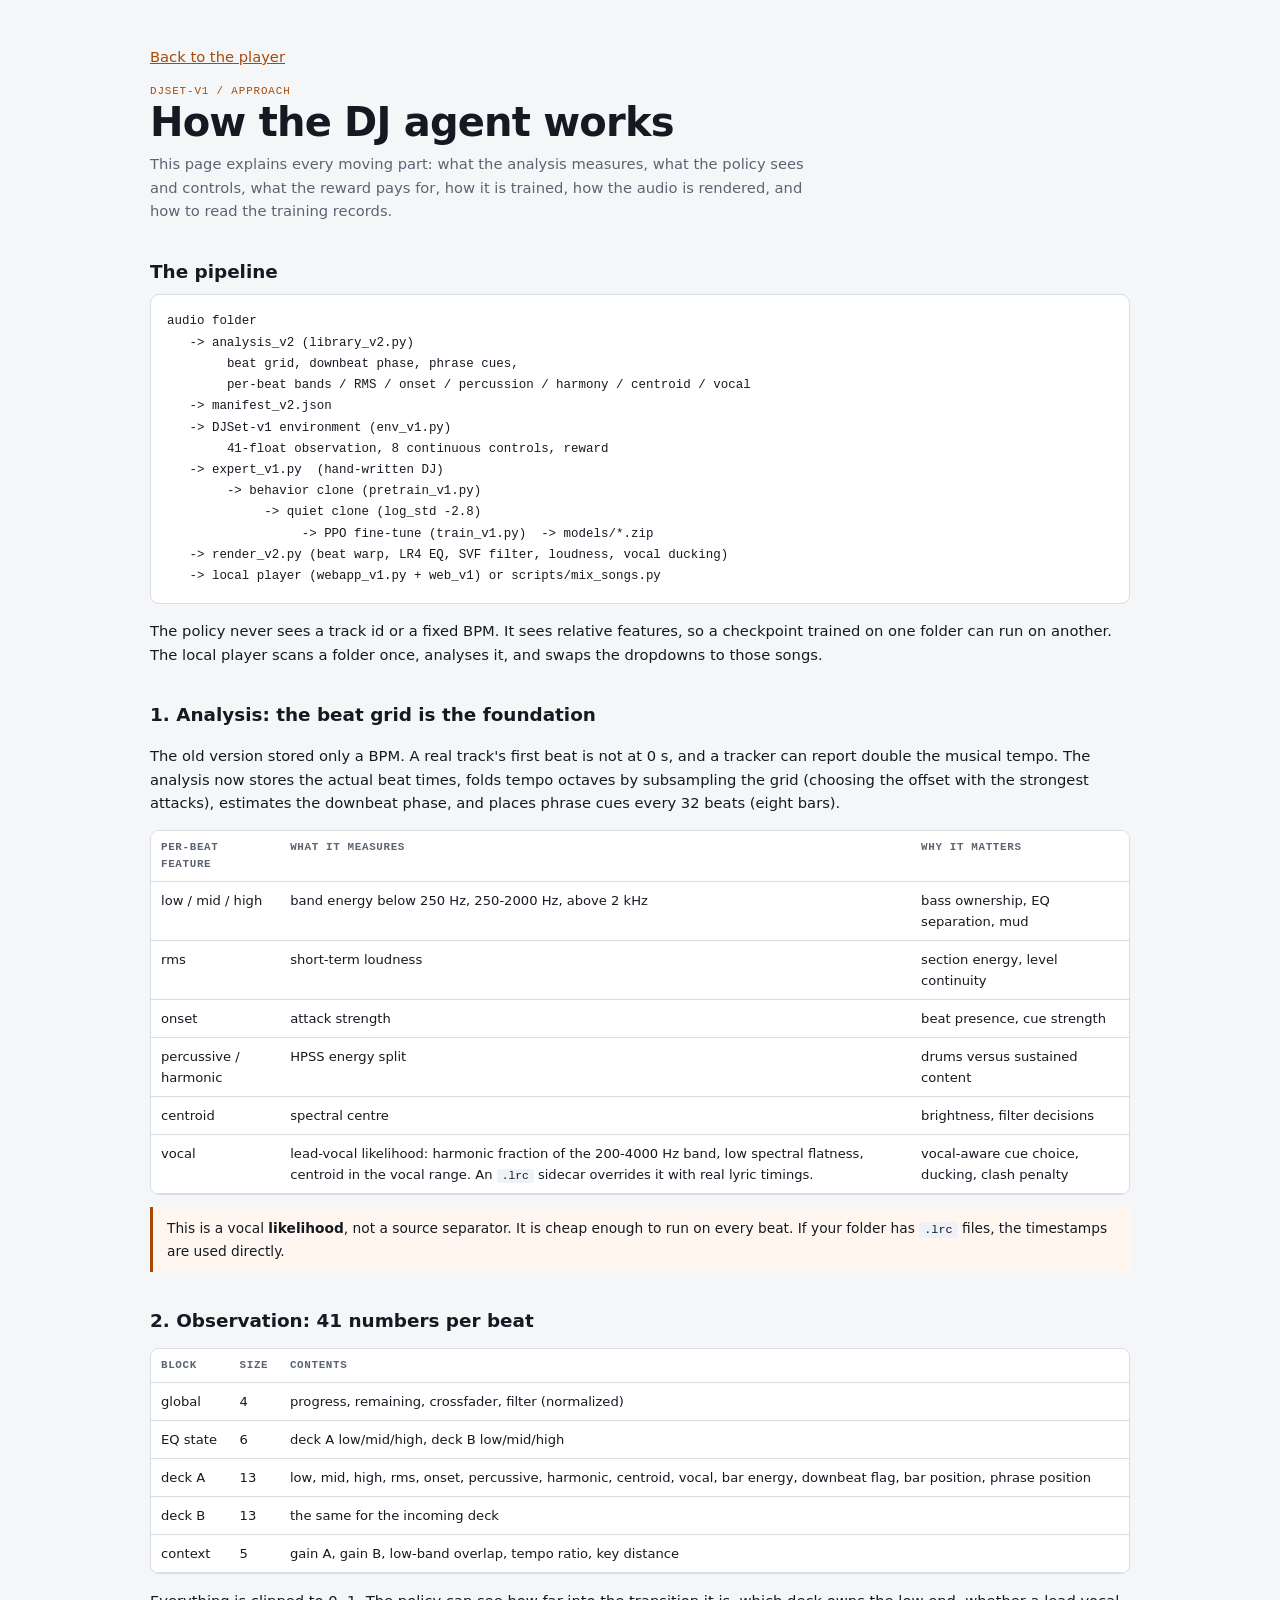
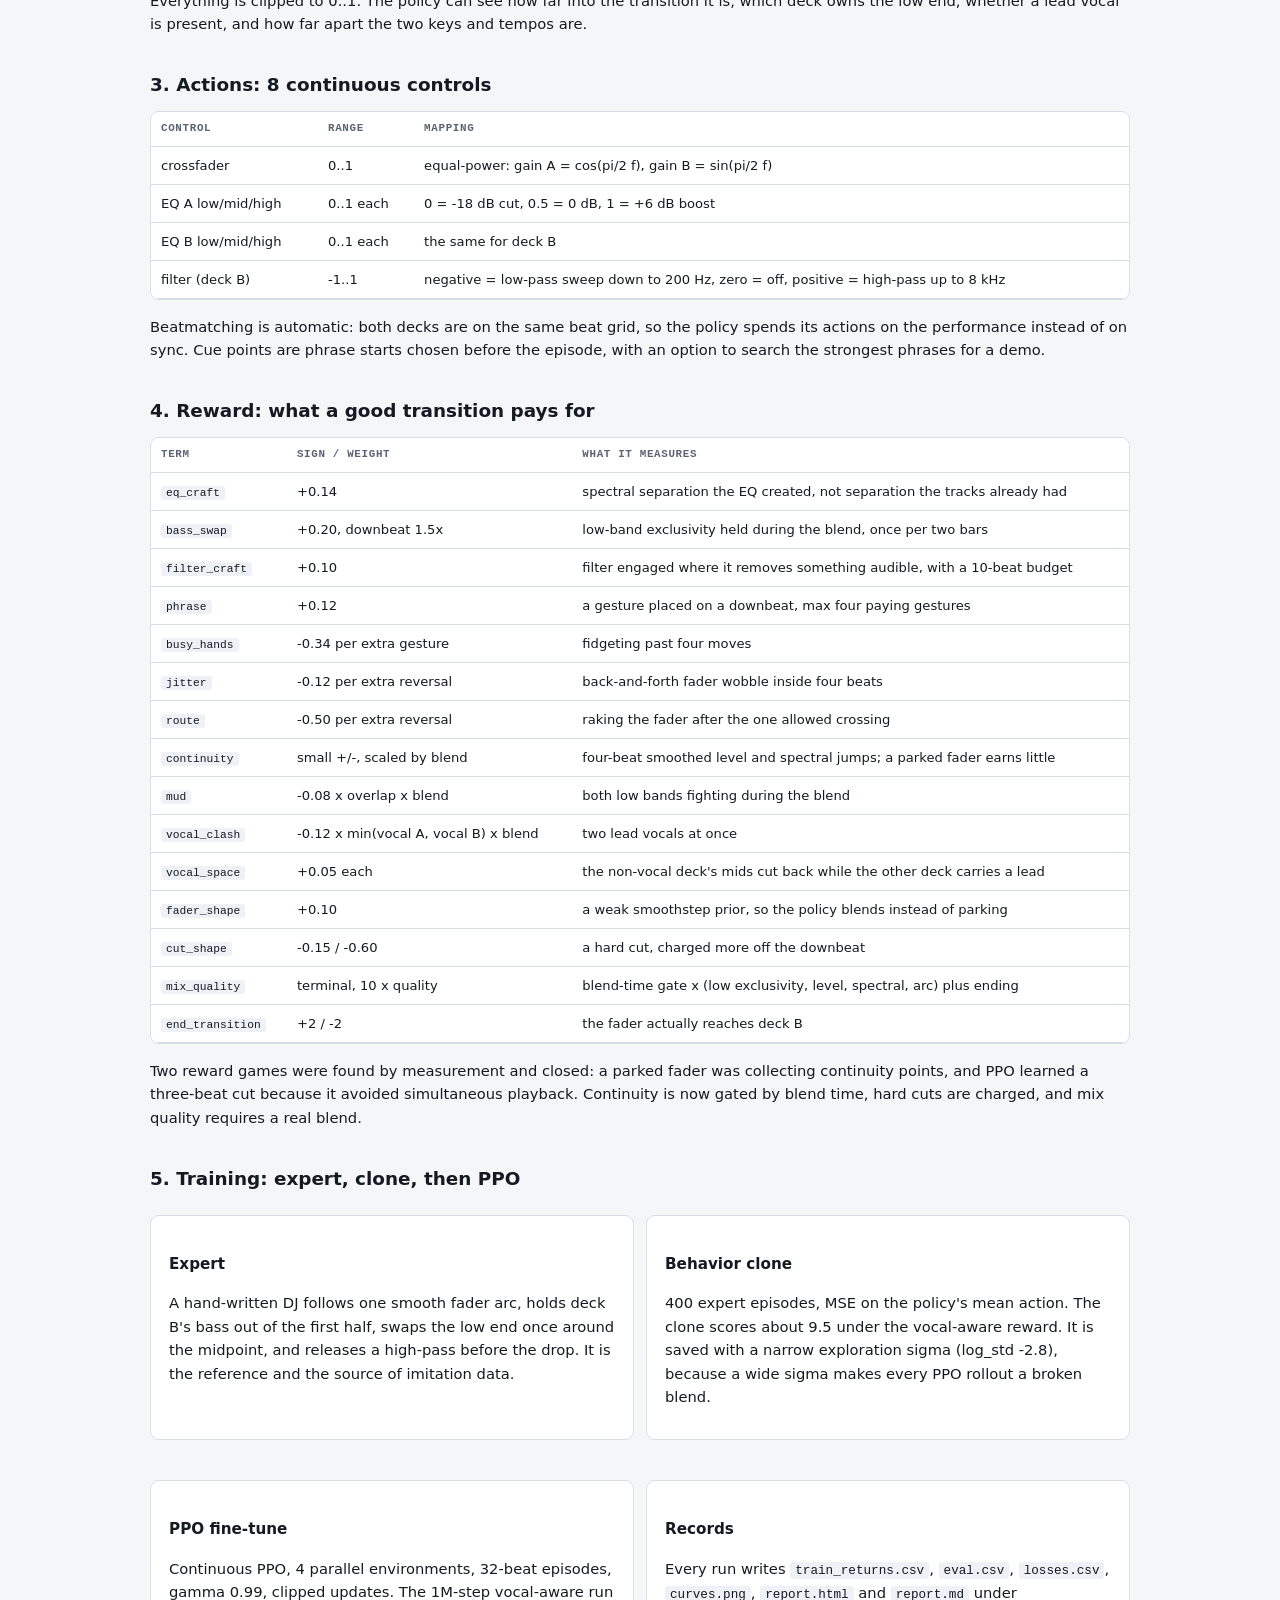
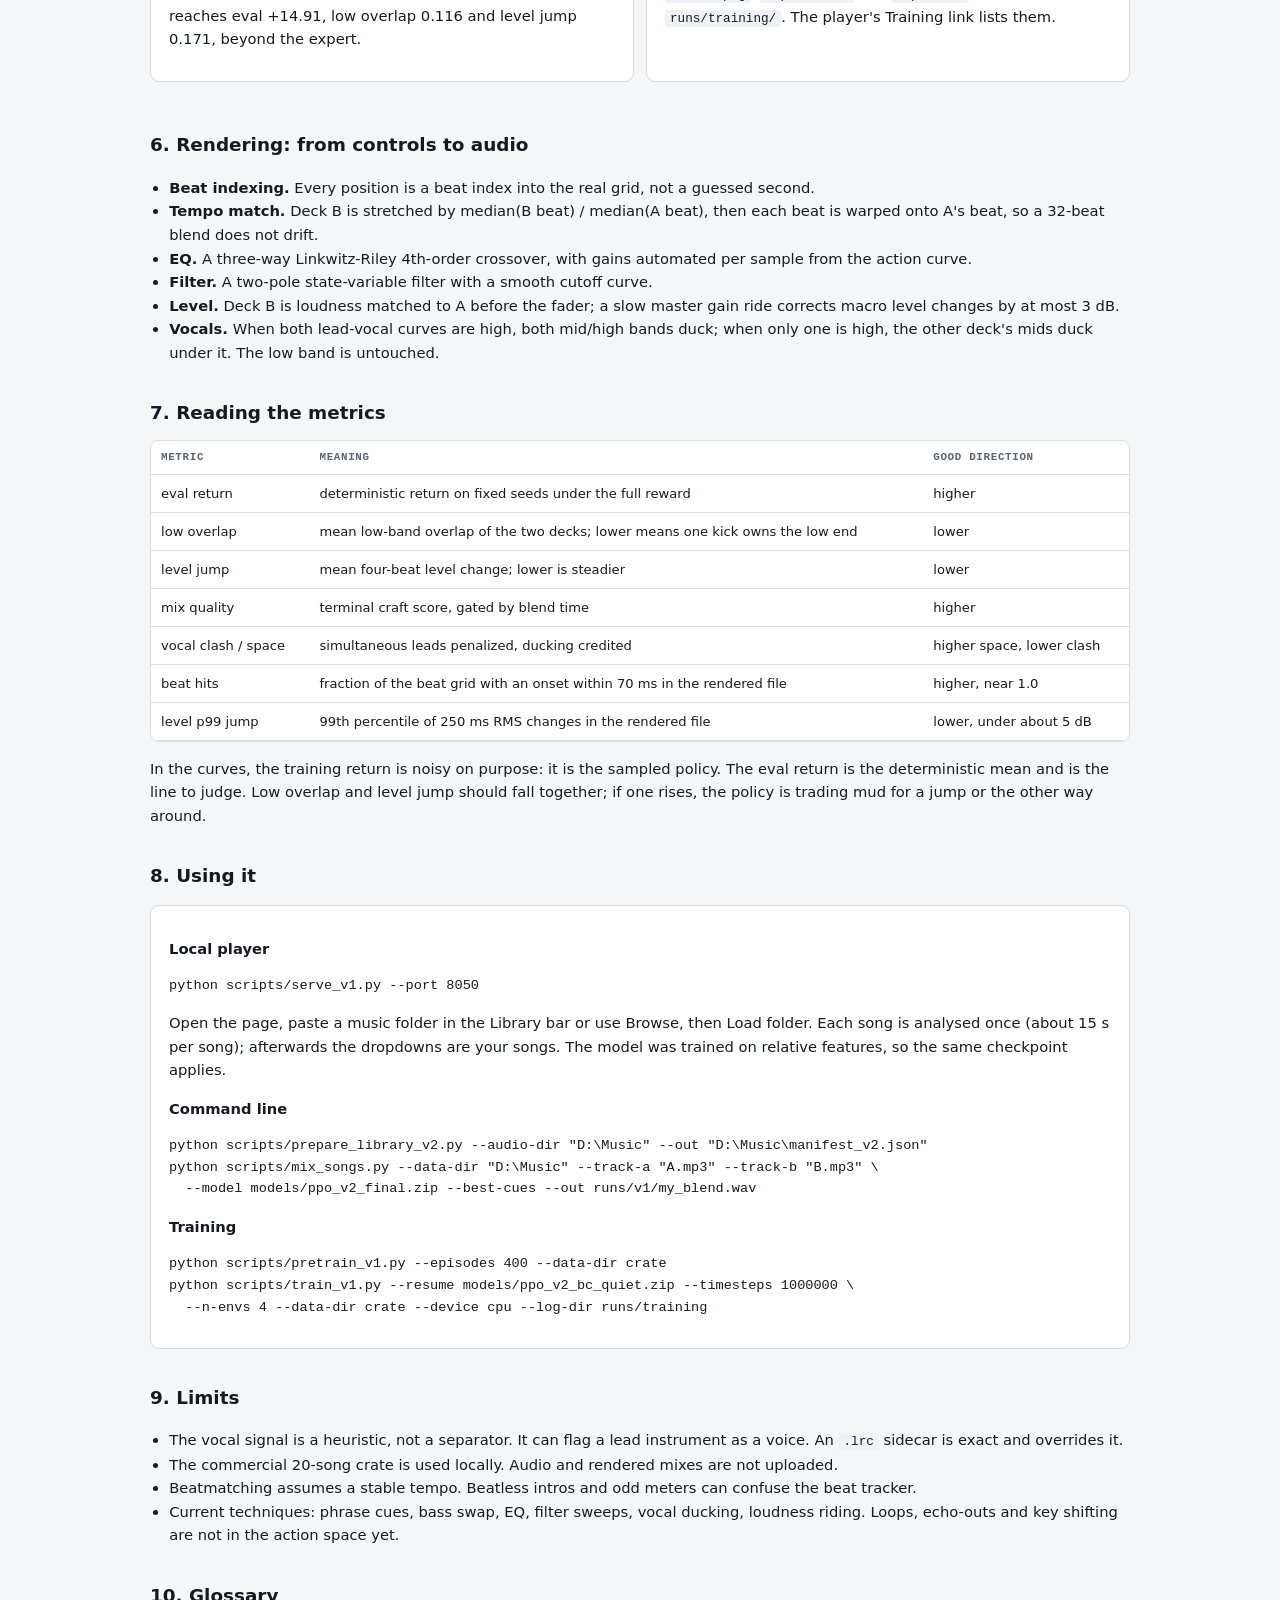
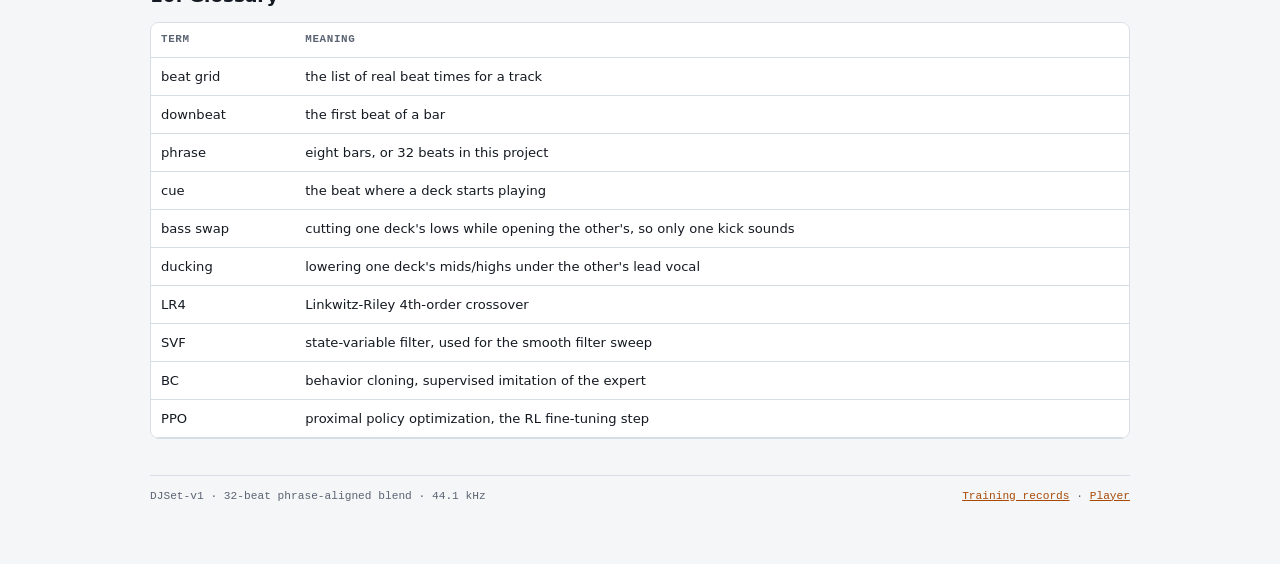
<file: web_v1/explainer.html>
<!doctype html>
<html lang="en">
<head>
<meta charset="utf-8">
<meta name="viewport" content="width=device-width, initial-scale=1">
<title>DJSet-v1 explainer</title>
<style>
  :root {
    --bg: #f5f6f8; --paper: #ffffff; --ink: #151a22; --muted: #5b6472;
    --line: #d7dde5; --accent: #a84a06; --good: #146c37; --bad: #b91c1c;
    --cyan: #0e7490;
    --sans: system-ui, -apple-system, "Segoe UI", sans-serif;
    --mono: ui-monospace, SFMono-Regular, Menlo, Consolas, monospace;
  }
  body { margin: 0; background: var(--bg); color: var(--ink);
    font-family: var(--sans); line-height: 1.6; }
  .wrap { max-width: 980px; margin: 0 auto; padding: 30px 20px 60px; }
  a { color: var(--accent); }
  h1 { font-size: clamp(1.8rem, 4vw, 2.5rem); line-height: 1.1;
    letter-spacing: -0.02em; margin: 0 0 8px; }
  h2 { font-size: 1.15rem; margin: 34px 0 8px; }
  h3 { font-size: 0.95rem; margin: 20px 0 6px; }
  p, li { font-size: 0.92rem; }
  .sub { color: var(--muted); max-width: 70ch; margin: 0 0 10px; }
  .mono { font-family: var(--mono); font-size: 0.85em; }
  .card { background: var(--paper); border: 1px solid var(--line);
    border-radius: 9px; padding: 16px 18px; margin: 14px 0; }
  .pipeline { font-family: var(--mono); font-size: 0.78rem; line-height: 1.7;
    white-space: pre-wrap; background: var(--paper); border: 1px solid var(--line);
    border-radius: 9px; padding: 16px; overflow-x: auto; }
  table { border-collapse: collapse; width: 100%; min-width: 620px;
    background: var(--paper); font-size: 0.82rem; }
  th, td { border-bottom: 1px solid var(--line); padding: 8px 10px;
    text-align: left; vertical-align: top; }
  th { font-family: var(--mono); font-size: 0.68rem; letter-spacing: 0.06em;
    text-transform: uppercase; color: var(--muted); }
  .table-wrap { overflow-x: auto; border: 1px solid var(--line);
    border-radius: 9px; margin: 12px 0; }
  .tag { font-family: var(--mono); font-size: 0.68rem; color: var(--accent);
    letter-spacing: 0.08em; text-transform: uppercase; }
  code { font-family: var(--mono); background: #eef1f5; padding: 1px 5px;
    border-radius: 3px; font-size: 0.86em; }
  .note { border-left: 3px solid var(--accent); background: #fff7ef;
    padding: 10px 14px; font-size: 0.86rem; margin: 12px 0; }
  .grid { display: grid; grid-template-columns: 1fr 1fr; gap: 12px; }
  ul { padding-left: 1.2em; }
  footer { margin-top: 36px; border-top: 1px solid var(--line);
    padding-top: 12px; font-family: var(--mono); font-size: 0.7rem; color: var(--muted);
    display: flex; justify-content: space-between; gap: 12px; flex-wrap: wrap; }
  @media (max-width: 760px) { .grid { grid-template-columns: 1fr; } }
</style>
</head>
<body>
<div class="wrap">
  <p><a href="/">Back to the player</a></p>
  <div class="tag">DJSet-v1 / approach</div>
  <h1>How the DJ agent works</h1>
  <p class="sub">This page explains every moving part: what the analysis measures, what the policy sees and controls, what the reward pays for, how it is trained, how the audio is rendered, and how to read the training records.</p>

  <h2>The pipeline</h2>
  <div class="pipeline">audio folder
   -> analysis_v2 (library_v2.py)
        beat grid, downbeat phase, phrase cues,
        per-beat bands / RMS / onset / percussion / harmony / centroid / vocal
   -> manifest_v2.json
   -> DJSet-v1 environment (env_v1.py)
        41-float observation, 8 continuous controls, reward
   -> expert_v1.py  (hand-written DJ)
        -> behavior clone (pretrain_v1.py)
             -> quiet clone (log_std -2.8)
                  -> PPO fine-tune (train_v1.py)  -> models/*.zip
   -> render_v2.py (beat warp, LR4 EQ, SVF filter, loudness, vocal ducking)
   -> local player (webapp_v1.py + web_v1) or scripts/mix_songs.py</div>
  <p>The policy never sees a track id or a fixed BPM. It sees relative features, so a checkpoint trained on one folder can run on another. The local player scans a folder once, analyses it, and swaps the dropdowns to those songs.</p>

  <h2>1. Analysis: the beat grid is the foundation</h2>
  <p>The old version stored only a BPM. A real track's first beat is not at 0 s, and a tracker can report double the musical tempo. The analysis now stores the actual beat times, folds tempo octaves by subsampling the grid (choosing the offset with the strongest attacks), estimates the downbeat phase, and places phrase cues every 32 beats (eight bars).</p>
  <div class="table-wrap"><table>
    <tr><th>per-beat feature</th><th>what it measures</th><th>why it matters</th></tr>
    <tr><td>low / mid / high</td><td>band energy below 250 Hz, 250-2000 Hz, above 2 kHz</td><td>bass ownership, EQ separation, mud</td></tr>
    <tr><td>rms</td><td>short-term loudness</td><td>section energy, level continuity</td></tr>
    <tr><td>onset</td><td>attack strength</td><td>beat presence, cue strength</td></tr>
    <tr><td>percussive / harmonic</td><td>HPSS energy split</td><td>drums versus sustained content</td></tr>
    <tr><td>centroid</td><td>spectral centre</td><td>brightness, filter decisions</td></tr>
    <tr><td>vocal</td><td>lead-vocal likelihood: harmonic fraction of the 200-4000 Hz band, low spectral flatness, centroid in the vocal range. An <code>.lrc</code> sidecar overrides it with real lyric timings.</td><td>vocal-aware cue choice, ducking, clash penalty</td></tr>
  </table></div>
  <div class="note">This is a vocal <b>likelihood</b>, not a source separator. It is cheap enough to run on every beat. If your folder has <code>.lrc</code> files, the timestamps are used directly.</div>

  <h2>2. Observation: 41 numbers per beat</h2>
  <div class="table-wrap"><table>
    <tr><th>block</th><th>size</th><th>contents</th></tr>
    <tr><td>global</td><td>4</td><td>progress, remaining, crossfader, filter (normalized)</td></tr>
    <tr><td>EQ state</td><td>6</td><td>deck A low/mid/high, deck B low/mid/high</td></tr>
    <tr><td>deck A</td><td>13</td><td>low, mid, high, rms, onset, percussive, harmonic, centroid, vocal, bar energy, downbeat flag, bar position, phrase position</td></tr>
    <tr><td>deck B</td><td>13</td><td>the same for the incoming deck</td></tr>
    <tr><td>context</td><td>5</td><td>gain A, gain B, low-band overlap, tempo ratio, key distance</td></tr>
  </table></div>
  <p>Everything is clipped to 0..1. The policy can see how far into the transition it is, which deck owns the low end, whether a lead vocal is present, and how far apart the two keys and tempos are.</p>

  <h2>3. Actions: 8 continuous controls</h2>
  <div class="table-wrap"><table>
    <tr><th>control</th><th>range</th><th>mapping</th></tr>
    <tr><td>crossfader</td><td>0..1</td><td>equal-power: gain A = cos(pi/2 f), gain B = sin(pi/2 f)</td></tr>
    <tr><td>EQ A low/mid/high</td><td>0..1 each</td><td>0 = -18 dB cut, 0.5 = 0 dB, 1 = +6 dB boost</td></tr>
    <tr><td>EQ B low/mid/high</td><td>0..1 each</td><td>the same for deck B</td></tr>
    <tr><td>filter (deck B)</td><td>-1..1</td><td>negative = low-pass sweep down to 200 Hz, zero = off, positive = high-pass up to 8 kHz</td></tr>
  </table></div>
  <p>Beatmatching is automatic: both decks are on the same beat grid, so the policy spends its actions on the performance instead of on sync. Cue points are phrase starts chosen before the episode, with an option to search the strongest phrases for a demo.</p>

  <h2>4. Reward: what a good transition pays for</h2>
  <div class="table-wrap"><table>
    <tr><th>term</th><th>sign / weight</th><th>what it measures</th></tr>
    <tr><td><code>eq_craft</code></td><td>+0.14</td><td>spectral separation the EQ created, not separation the tracks already had</td></tr>
    <tr><td><code>bass_swap</code></td><td>+0.20, downbeat 1.5x</td><td>low-band exclusivity held during the blend, once per two bars</td></tr>
    <tr><td><code>filter_craft</code></td><td>+0.10</td><td>filter engaged where it removes something audible, with a 10-beat budget</td></tr>
    <tr><td><code>phrase</code></td><td>+0.12</td><td>a gesture placed on a downbeat, max four paying gestures</td></tr>
    <tr><td><code>busy_hands</code></td><td>-0.34 per extra gesture</td><td>fidgeting past four moves</td></tr>
    <tr><td><code>jitter</code></td><td>-0.12 per extra reversal</td><td>back-and-forth fader wobble inside four beats</td></tr>
    <tr><td><code>route</code></td><td>-0.50 per extra reversal</td><td>raking the fader after the one allowed crossing</td></tr>
    <tr><td><code>continuity</code></td><td>small +/-, scaled by blend</td><td>four-beat smoothed level and spectral jumps; a parked fader earns little</td></tr>
    <tr><td><code>mud</code></td><td>-0.08 x overlap x blend</td><td>both low bands fighting during the blend</td></tr>
    <tr><td><code>vocal_clash</code></td><td>-0.12 x min(vocal A, vocal B) x blend</td><td>two lead vocals at once</td></tr>
    <tr><td><code>vocal_space</code></td><td>+0.05 each</td><td>the non-vocal deck's mids cut back while the other deck carries a lead</td></tr>
    <tr><td><code>fader_shape</code></td><td>+0.10</td><td>a weak smoothstep prior, so the policy blends instead of parking</td></tr>
    <tr><td><code>cut_shape</code></td><td>-0.15 / -0.60</td><td>a hard cut, charged more off the downbeat</td></tr>
    <tr><td><code>mix_quality</code></td><td>terminal, 10 x quality</td><td>blend-time gate x (low exclusivity, level, spectral, arc) plus ending</td></tr>
    <tr><td><code>end_transition</code></td><td>+2 / -2</td><td>the fader actually reaches deck B</td></tr>
  </table></div>
  <p>Two reward games were found by measurement and closed: a parked fader was collecting continuity points, and PPO learned a three-beat cut because it avoided simultaneous playback. Continuity is now gated by blend time, hard cuts are charged, and mix quality requires a real blend.</p>

  <h2>5. Training: expert, clone, then PPO</h2>
  <div class="grid">
    <div class="card">
      <h3>Expert</h3>
      <p>A hand-written DJ follows one smooth fader arc, holds deck B's bass out of the first half, swaps the low end once around the midpoint, and releases a high-pass before the drop. It is the reference and the source of imitation data.</p>
    </div>
    <div class="card">
      <h3>Behavior clone</h3>
      <p>400 expert episodes, MSE on the policy's mean action. The clone scores about 9.5 under the vocal-aware reward. It is saved with a narrow exploration sigma (log_std -2.8), because a wide sigma makes every PPO rollout a broken blend.</p>
    </div>
    <div class="card">
      <h3>PPO fine-tune</h3>
      <p>Continuous PPO, 4 parallel environments, 32-beat episodes, gamma 0.99, clipped updates. The 1M-step vocal-aware run reaches eval +14.91, low overlap 0.116 and level jump 0.171, beyond the expert.</p>
    </div>
    <div class="card">
      <h3>Records</h3>
      <p>Every run writes <code>train_returns.csv</code>, <code>eval.csv</code>, <code>losses.csv</code>, <code>curves.png</code>, <code>report.html</code> and <code>report.md</code> under <code>runs/training/</code>. The player's Training link lists them.</p>
    </div>
  </div>

  <h2>6. Rendering: from controls to audio</h2>
  <ul>
    <li><b>Beat indexing.</b> Every position is a beat index into the real grid, not a guessed second.</li>
    <li><b>Tempo match.</b> Deck B is stretched by median(B beat) / median(A beat), then each beat is warped onto A's beat, so a 32-beat blend does not drift.</li>
    <li><b>EQ.</b> A three-way Linkwitz-Riley 4th-order crossover, with gains automated per sample from the action curve.</li>
    <li><b>Filter.</b> A two-pole state-variable filter with a smooth cutoff curve.</li>
    <li><b>Level.</b> Deck B is loudness matched to A before the fader; a slow master gain ride corrects macro level changes by at most 3 dB.</li>
    <li><b>Vocals.</b> When both lead-vocal curves are high, both mid/high bands duck; when only one is high, the other deck's mids duck under it. The low band is untouched.</li>
  </ul>

  <h2>7. Reading the metrics</h2>
  <div class="table-wrap"><table>
    <tr><th>metric</th><th>meaning</th><th>good direction</th></tr>
    <tr><td>eval return</td><td>deterministic return on fixed seeds under the full reward</td><td>higher</td></tr>
    <tr><td>low overlap</td><td>mean low-band overlap of the two decks; lower means one kick owns the low end</td><td>lower</td></tr>
    <tr><td>level jump</td><td>mean four-beat level change; lower is steadier</td><td>lower</td></tr>
    <tr><td>mix quality</td><td>terminal craft score, gated by blend time</td><td>higher</td></tr>
    <tr><td>vocal clash / space</td><td>simultaneous leads penalized, ducking credited</td><td>higher space, lower clash</td></tr>
    <tr><td>beat hits</td><td>fraction of the beat grid with an onset within 70 ms in the rendered file</td><td>higher, near 1.0</td></tr>
    <tr><td>level p99 jump</td><td>99th percentile of 250 ms RMS changes in the rendered file</td><td>lower, under about 5 dB</td></tr>
  </table></div>
  <p>In the curves, the training return is noisy on purpose: it is the sampled policy. The eval return is the deterministic mean and is the line to judge. Low overlap and level jump should fall together; if one rises, the policy is trading mud for a jump or the other way around.</p>

  <h2>8. Using it</h2>
  <div class="card">
    <p><b>Local player</b></p>
    <pre class="mono">python scripts/serve_v1.py --port 8050</pre>
    <p>Open the page, paste a music folder in the Library bar or use Browse, then Load folder. Each song is analysed once (about 15 s per song); afterwards the dropdowns are your songs. The model was trained on relative features, so the same checkpoint applies.</p>
    <p><b>Command line</b></p>
    <pre class="mono">python scripts/prepare_library_v2.py --audio-dir "D:\Music" --out "D:\Music\manifest_v2.json"
python scripts/mix_songs.py --data-dir "D:\Music" --track-a "A.mp3" --track-b "B.mp3" \
  --model models/ppo_v2_final.zip --best-cues --out runs/v1/my_blend.wav</pre>
    <p><b>Training</b></p>
    <pre class="mono">python scripts/pretrain_v1.py --episodes 400 --data-dir crate
python scripts/train_v1.py --resume models/ppo_v2_bc_quiet.zip --timesteps 1000000 \
  --n-envs 4 --data-dir crate --device cpu --log-dir runs/training</pre>
  </div>

  <h2>9. Limits</h2>
  <ul>
    <li>The vocal signal is a heuristic, not a separator. It can flag a lead instrument as a voice. An <code>.lrc</code> sidecar is exact and overrides it.</li>
    <li>The commercial 20-song crate is used locally. Audio and rendered mixes are not uploaded.</li>
    <li>Beatmatching assumes a stable tempo. Beatless intros and odd meters can confuse the beat tracker.</li>
    <li>Current techniques: phrase cues, bass swap, EQ, filter sweeps, vocal ducking, loudness riding. Loops, echo-outs and key shifting are not in the action space yet.</li>
  </ul>

  <h2>10. Glossary</h2>
  <div class="table-wrap"><table>
    <tr><th>term</th><th>meaning</th></tr>
    <tr><td>beat grid</td><td>the list of real beat times for a track</td></tr>
    <tr><td>downbeat</td><td>the first beat of a bar</td></tr>
    <tr><td>phrase</td><td>eight bars, or 32 beats in this project</td></tr>
    <tr><td>cue</td><td>the beat where a deck starts playing</td></tr>
    <tr><td>bass swap</td><td>cutting one deck's lows while opening the other's, so only one kick sounds</td></tr>
    <tr><td>ducking</td><td>lowering one deck's mids/highs under the other's lead vocal</td></tr>
    <tr><td>LR4</td><td>Linkwitz-Riley 4th-order crossover</td></tr>
    <tr><td>SVF</td><td>state-variable filter, used for the smooth filter sweep</td></tr>
    <tr><td>BC</td><td>behavior cloning, supervised imitation of the expert</td></tr>
    <tr><td>PPO</td><td>proximal policy optimization, the RL fine-tuning step</td></tr>
  </table></div>

  <footer>
    <span>DJSet-v1 · 32-beat phrase-aligned blend · 44.1 kHz</span>
    <span><a href="/training/">Training records</a> · <a href="/">Player</a></span>
  </footer>
</div>
</body>
</html>
</file>
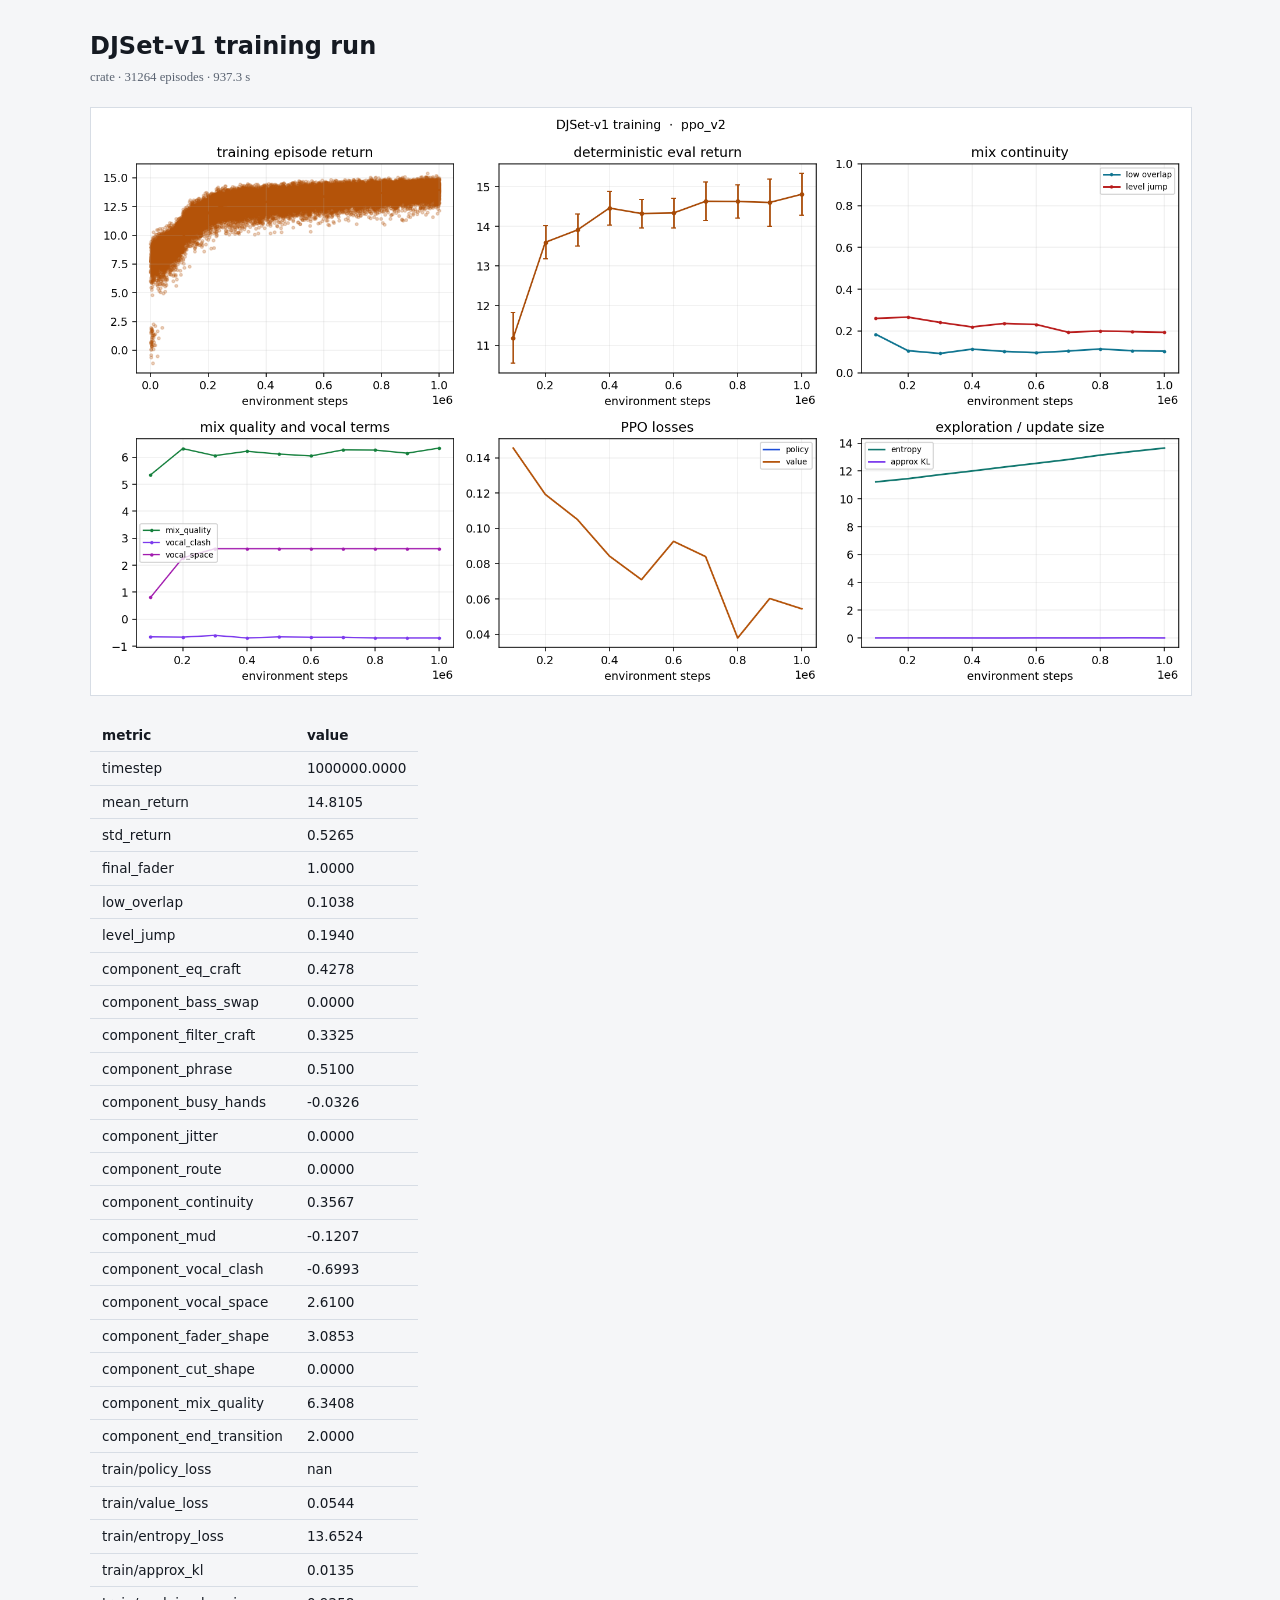
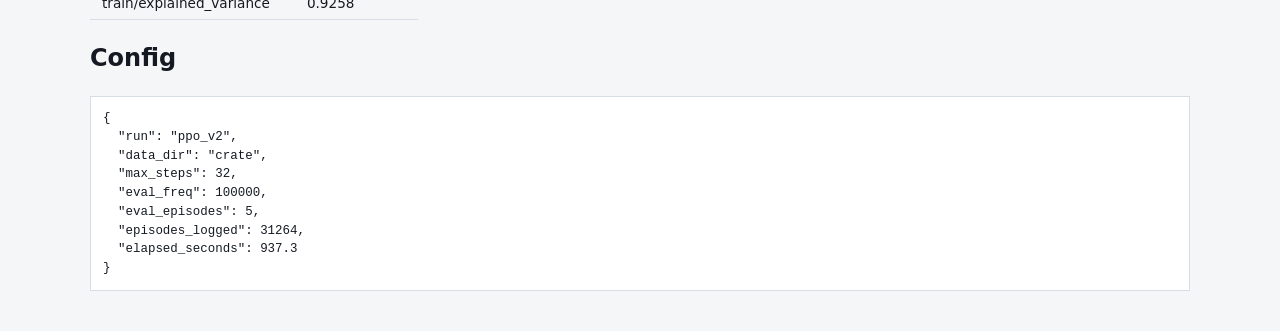
<file: mlops/records/ppo_v2/report.html>
<!doctype html>
<html lang="en"><head><meta charset="utf-8">
<title>ppo_v2 training</title>
<style>
body{background:#f5f6f8;color:#151a22;font-family:system-ui,sans-serif;
margin:0;padding:28px;line-height:1.5}
.wrap{max-width:1100px;margin:0 auto}
h1{font-size:1.5rem;margin:0 0 4px} .sub{color:#5b6472;font-family:ui-monospace;
font-size:.8rem;margin-bottom:20px} img{width:100%;border:1px solid #d7dde5;
background:#fff} table{border-collapse:collapse;margin-top:16px;font-size:.85rem}
td,th{border-bottom:1px solid #d7dde5;padding:6px 12px;text-align:left}
pre{background:#fff;border:1px solid #d7dde5;padding:12px;overflow:auto;font-size:.78rem}
</style></head><body><div class="wrap">
<h1>DJSet-v1 training run</h1>
<div class="sub">crate · 31264 episodes · 937.3 s</div>
<img src="curves.png" alt="training curves">
<table><tr><th>metric</th><th>value</th></tr><tr><td>timestep</td><td>1000000.0000</td></tr><tr><td>mean_return</td><td>14.8105</td></tr><tr><td>std_return</td><td>0.5265</td></tr><tr><td>final_fader</td><td>1.0000</td></tr><tr><td>low_overlap</td><td>0.1038</td></tr><tr><td>level_jump</td><td>0.1940</td></tr><tr><td>component_eq_craft</td><td>0.4278</td></tr><tr><td>component_bass_swap</td><td>0.0000</td></tr><tr><td>component_filter_craft</td><td>0.3325</td></tr><tr><td>component_phrase</td><td>0.5100</td></tr><tr><td>component_busy_hands</td><td>-0.0326</td></tr><tr><td>component_jitter</td><td>0.0000</td></tr><tr><td>component_route</td><td>0.0000</td></tr><tr><td>component_continuity</td><td>0.3567</td></tr><tr><td>component_mud</td><td>-0.1207</td></tr><tr><td>component_vocal_clash</td><td>-0.6993</td></tr><tr><td>component_vocal_space</td><td>2.6100</td></tr><tr><td>component_fader_shape</td><td>3.0853</td></tr><tr><td>component_cut_shape</td><td>0.0000</td></tr><tr><td>component_mix_quality</td><td>6.3408</td></tr><tr><td>component_end_transition</td><td>2.0000</td></tr><tr><td>train/policy_loss</td><td>nan</td></tr><tr><td>train/value_loss</td><td>0.0544</td></tr><tr><td>train/entropy_loss</td><td>13.6524</td></tr><tr><td>train/approx_kl</td><td>0.0135</td></tr><tr><td>train/explained_variance</td><td>0.9258</td></tr></table>
<h2>Config</h2><pre>{
  "run": "ppo_v2",
  "data_dir": "crate",
  "max_steps": 32,
  "eval_freq": 100000,
  "eval_episodes": 5,
  "episodes_logged": 31264,
  "elapsed_seconds": 937.3
}</pre>
</div></body></html>
</file>
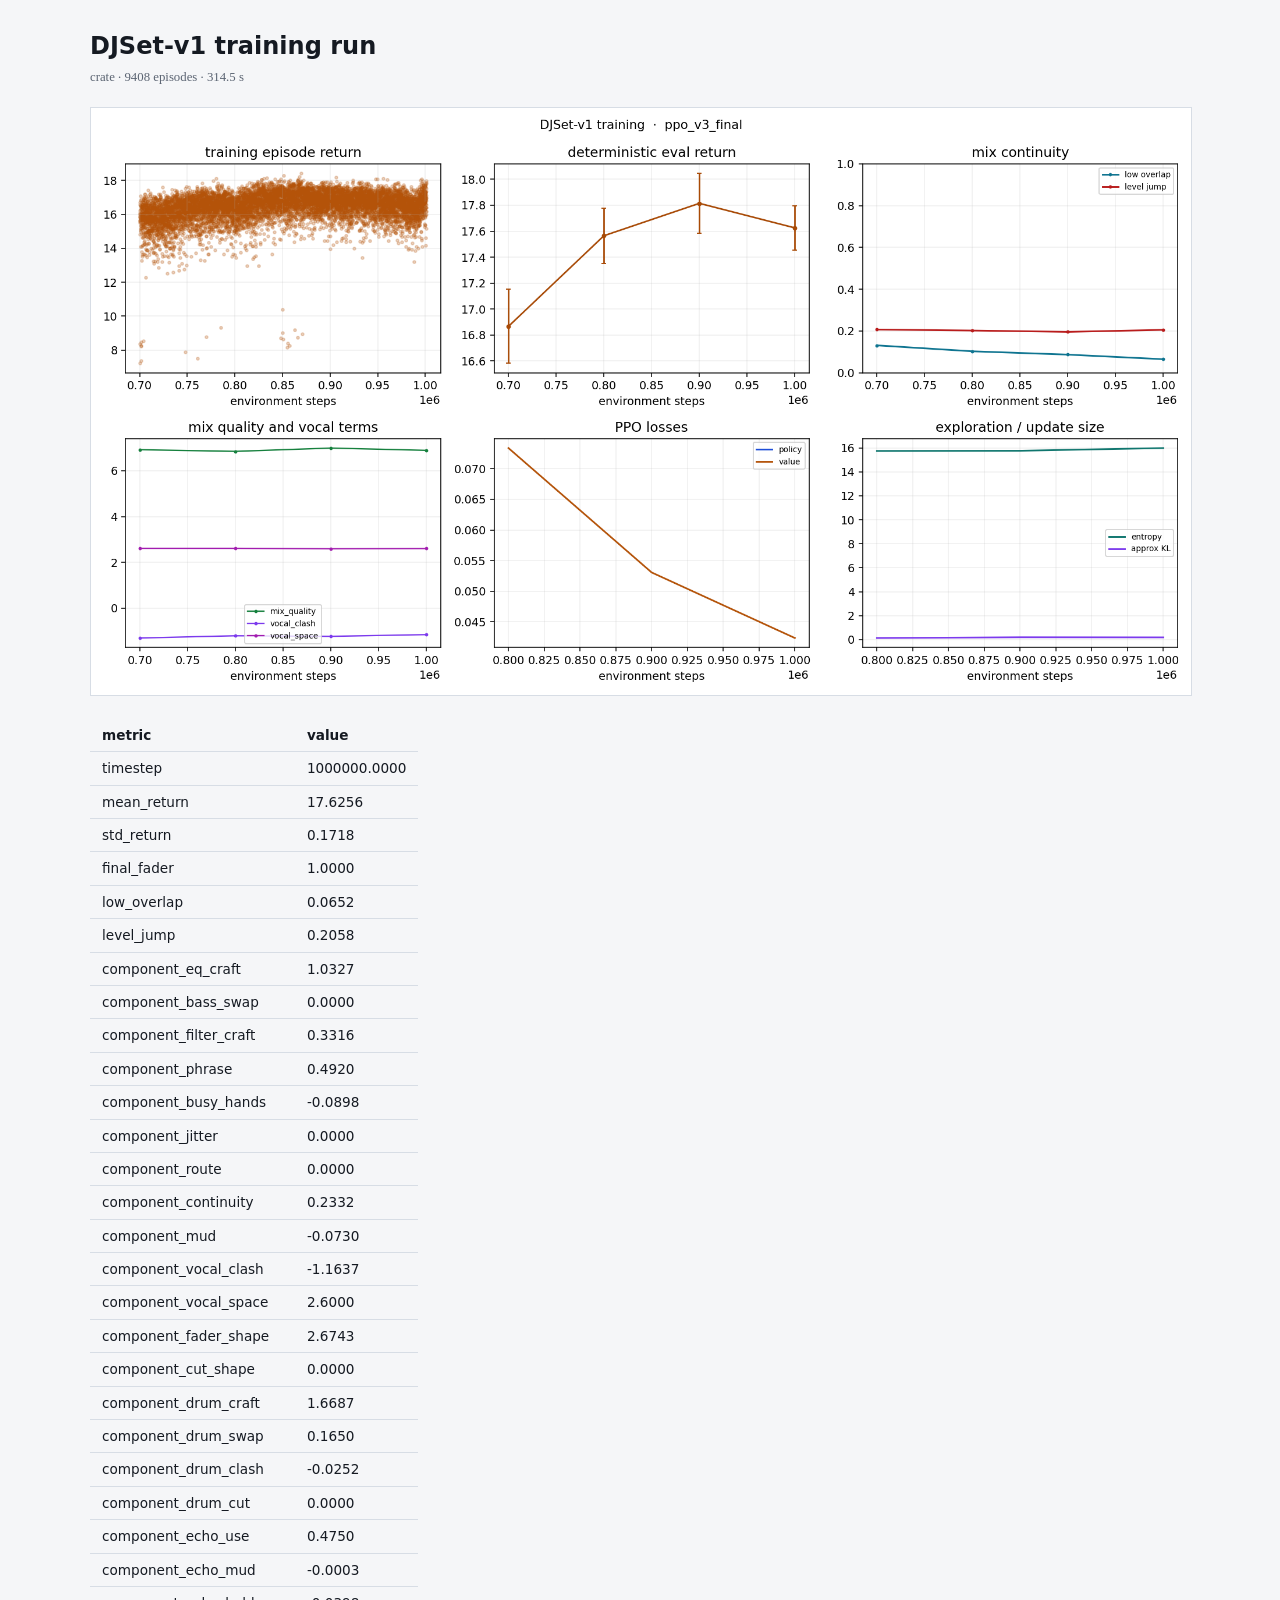
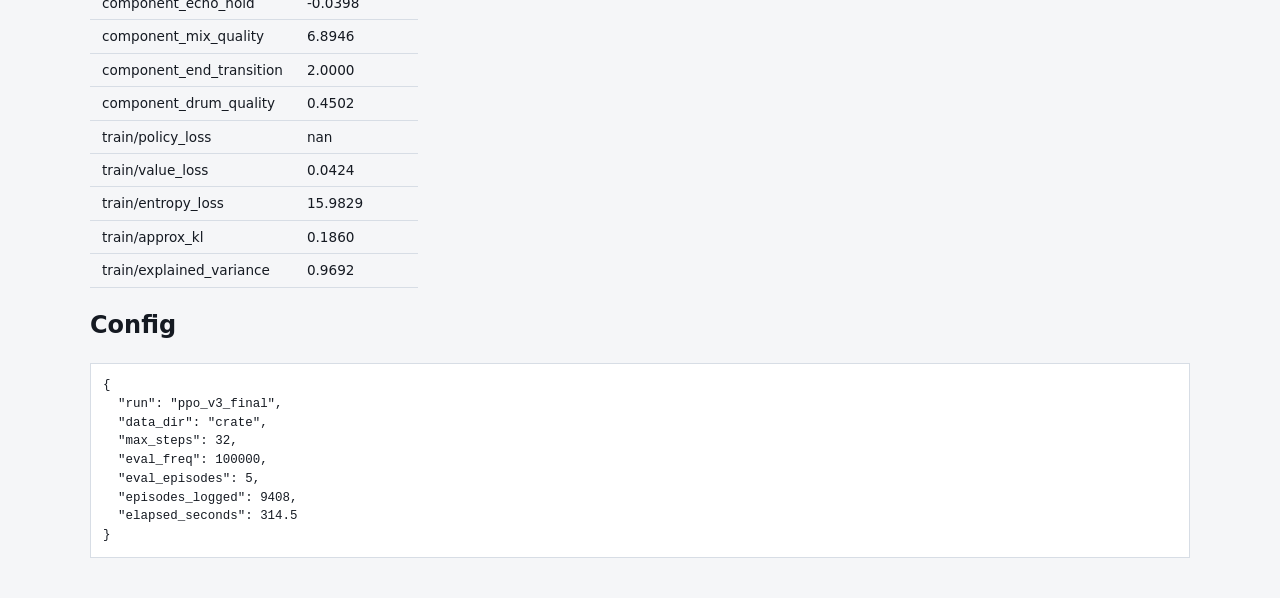
<file: mlops/records/ppo_v3_final/report.html>
<!doctype html>
<html lang="en"><head><meta charset="utf-8">
<title>ppo_v3_final training</title>
<style>
body{background:#f5f6f8;color:#151a22;font-family:system-ui,sans-serif;
margin:0;padding:28px;line-height:1.5}
.wrap{max-width:1100px;margin:0 auto}
h1{font-size:1.5rem;margin:0 0 4px} .sub{color:#5b6472;font-family:ui-monospace;
font-size:.8rem;margin-bottom:20px} img{width:100%;border:1px solid #d7dde5;
background:#fff} table{border-collapse:collapse;margin-top:16px;font-size:.85rem}
td,th{border-bottom:1px solid #d7dde5;padding:6px 12px;text-align:left}
pre{background:#fff;border:1px solid #d7dde5;padding:12px;overflow:auto;font-size:.78rem}
</style></head><body><div class="wrap">
<h1>DJSet-v1 training run</h1>
<div class="sub">crate · 9408 episodes · 314.5 s</div>
<img src="curves.png" alt="training curves">
<table><tr><th>metric</th><th>value</th></tr><tr><td>timestep</td><td>1000000.0000</td></tr><tr><td>mean_return</td><td>17.6256</td></tr><tr><td>std_return</td><td>0.1718</td></tr><tr><td>final_fader</td><td>1.0000</td></tr><tr><td>low_overlap</td><td>0.0652</td></tr><tr><td>level_jump</td><td>0.2058</td></tr><tr><td>component_eq_craft</td><td>1.0327</td></tr><tr><td>component_bass_swap</td><td>0.0000</td></tr><tr><td>component_filter_craft</td><td>0.3316</td></tr><tr><td>component_phrase</td><td>0.4920</td></tr><tr><td>component_busy_hands</td><td>-0.0898</td></tr><tr><td>component_jitter</td><td>0.0000</td></tr><tr><td>component_route</td><td>0.0000</td></tr><tr><td>component_continuity</td><td>0.2332</td></tr><tr><td>component_mud</td><td>-0.0730</td></tr><tr><td>component_vocal_clash</td><td>-1.1637</td></tr><tr><td>component_vocal_space</td><td>2.6000</td></tr><tr><td>component_fader_shape</td><td>2.6743</td></tr><tr><td>component_cut_shape</td><td>0.0000</td></tr><tr><td>component_drum_craft</td><td>1.6687</td></tr><tr><td>component_drum_swap</td><td>0.1650</td></tr><tr><td>component_drum_clash</td><td>-0.0252</td></tr><tr><td>component_drum_cut</td><td>0.0000</td></tr><tr><td>component_echo_use</td><td>0.4750</td></tr><tr><td>component_echo_mud</td><td>-0.0003</td></tr><tr><td>component_echo_hold</td><td>-0.0398</td></tr><tr><td>component_mix_quality</td><td>6.8946</td></tr><tr><td>component_end_transition</td><td>2.0000</td></tr><tr><td>component_drum_quality</td><td>0.4502</td></tr><tr><td>train/policy_loss</td><td>nan</td></tr><tr><td>train/value_loss</td><td>0.0424</td></tr><tr><td>train/entropy_loss</td><td>15.9829</td></tr><tr><td>train/approx_kl</td><td>0.1860</td></tr><tr><td>train/explained_variance</td><td>0.9692</td></tr></table>
<h2>Config</h2><pre>{
  "run": "ppo_v3_final",
  "data_dir": "crate",
  "max_steps": 32,
  "eval_freq": 100000,
  "eval_episodes": 5,
  "episodes_logged": 9408,
  "elapsed_seconds": 314.5
}</pre>
</div></body></html>
</file>
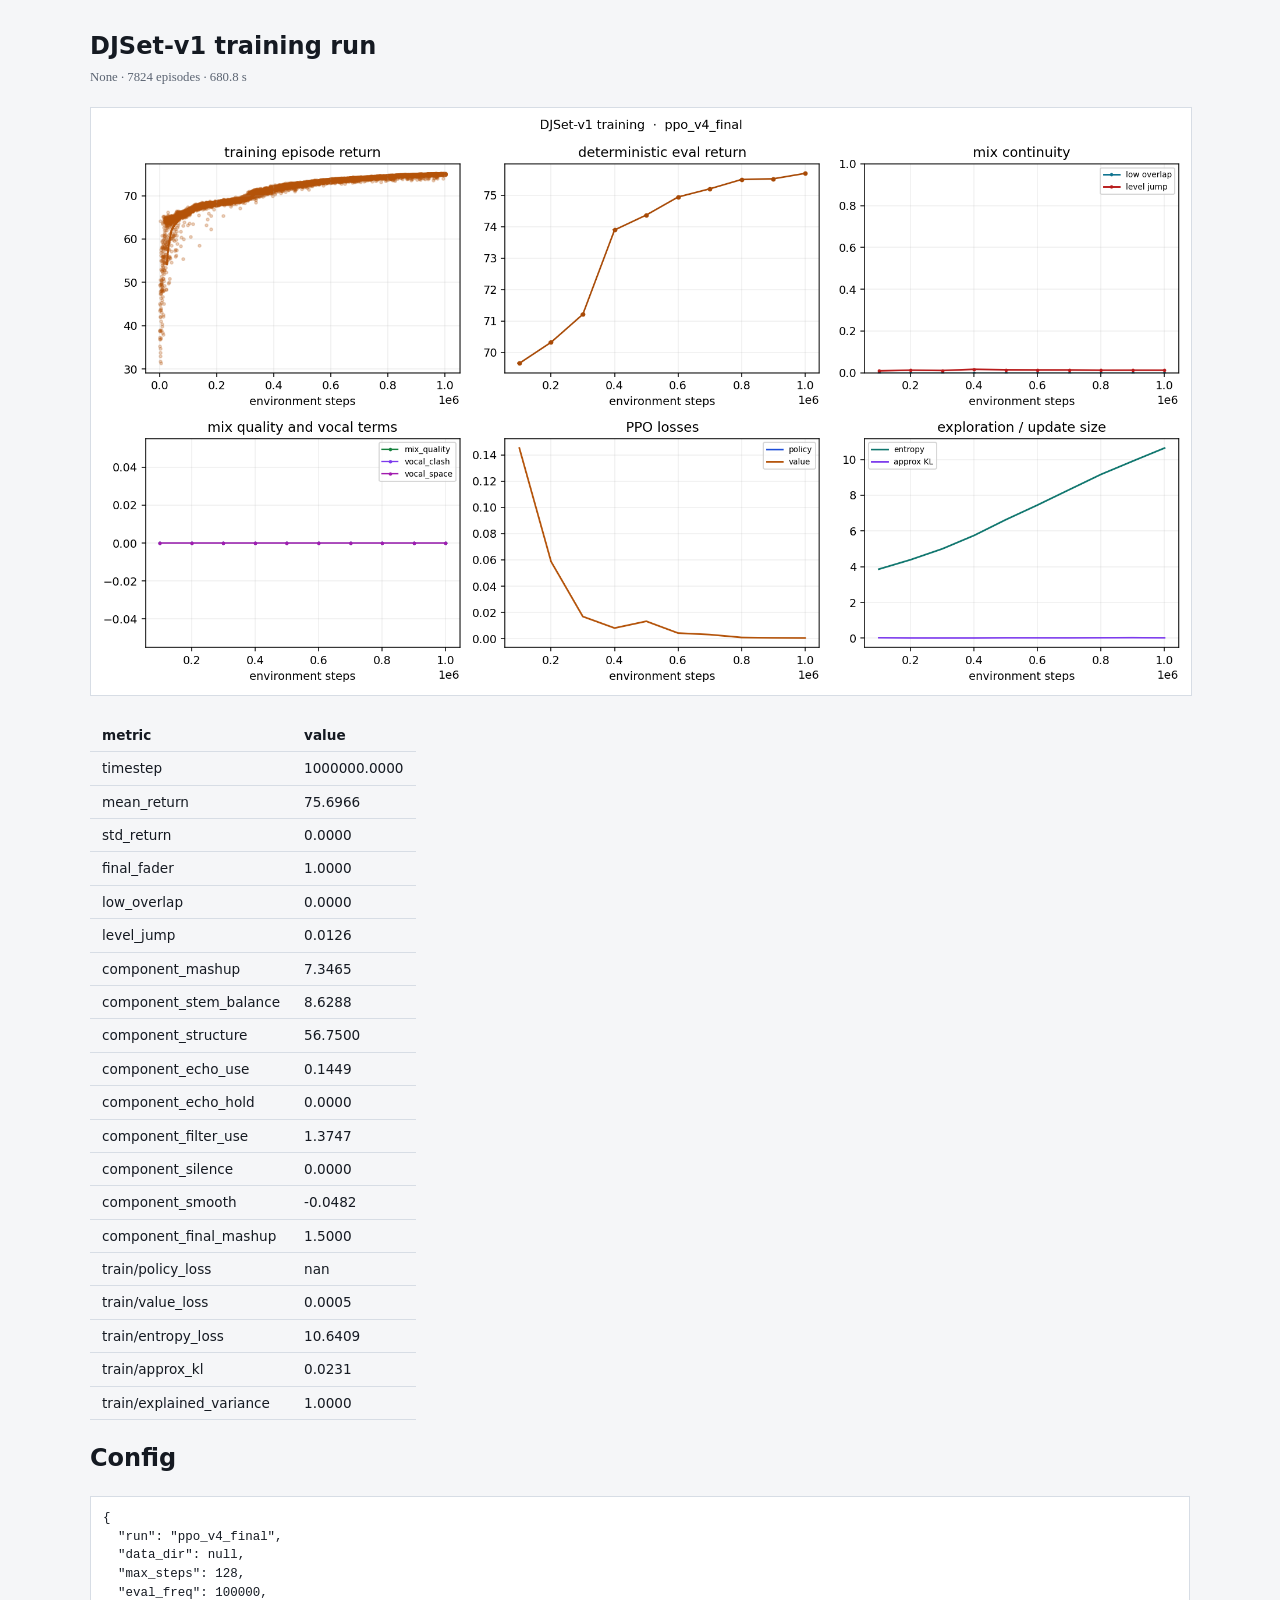
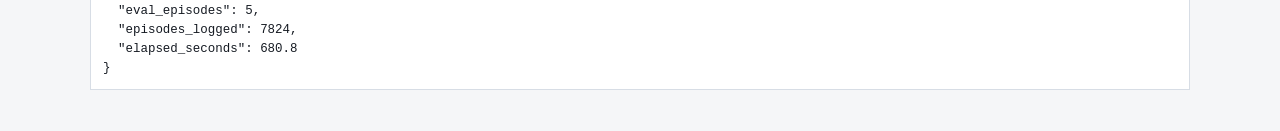
<file: mlops/records/ppo_v4_final/report.html>
<!doctype html>
<html lang="en"><head><meta charset="utf-8">
<title>ppo_v4_final training</title>
<style>
body{background:#f5f6f8;color:#151a22;font-family:system-ui,sans-serif;
margin:0;padding:28px;line-height:1.5}
.wrap{max-width:1100px;margin:0 auto}
h1{font-size:1.5rem;margin:0 0 4px} .sub{color:#5b6472;font-family:ui-monospace;
font-size:.8rem;margin-bottom:20px} img{width:100%;border:1px solid #d7dde5;
background:#fff} table{border-collapse:collapse;margin-top:16px;font-size:.85rem}
td,th{border-bottom:1px solid #d7dde5;padding:6px 12px;text-align:left}
pre{background:#fff;border:1px solid #d7dde5;padding:12px;overflow:auto;font-size:.78rem}
</style></head><body><div class="wrap">
<h1>DJSet-v1 training run</h1>
<div class="sub">None · 7824 episodes · 680.8 s</div>
<img src="curves.png" alt="training curves">
<table><tr><th>metric</th><th>value</th></tr><tr><td>timestep</td><td>1000000.0000</td></tr><tr><td>mean_return</td><td>75.6966</td></tr><tr><td>std_return</td><td>0.0000</td></tr><tr><td>final_fader</td><td>1.0000</td></tr><tr><td>low_overlap</td><td>0.0000</td></tr><tr><td>level_jump</td><td>0.0126</td></tr><tr><td>component_mashup</td><td>7.3465</td></tr><tr><td>component_stem_balance</td><td>8.6288</td></tr><tr><td>component_structure</td><td>56.7500</td></tr><tr><td>component_echo_use</td><td>0.1449</td></tr><tr><td>component_echo_hold</td><td>0.0000</td></tr><tr><td>component_filter_use</td><td>1.3747</td></tr><tr><td>component_silence</td><td>0.0000</td></tr><tr><td>component_smooth</td><td>-0.0482</td></tr><tr><td>component_final_mashup</td><td>1.5000</td></tr><tr><td>train/policy_loss</td><td>nan</td></tr><tr><td>train/value_loss</td><td>0.0005</td></tr><tr><td>train/entropy_loss</td><td>10.6409</td></tr><tr><td>train/approx_kl</td><td>0.0231</td></tr><tr><td>train/explained_variance</td><td>1.0000</td></tr></table>
<h2>Config</h2><pre>{
  "run": "ppo_v4_final",
  "data_dir": null,
  "max_steps": 128,
  "eval_freq": 100000,
  "eval_episodes": 5,
  "episodes_logged": 7824,
  "elapsed_seconds": 680.8
}</pre>
</div></body></html>
</file>
